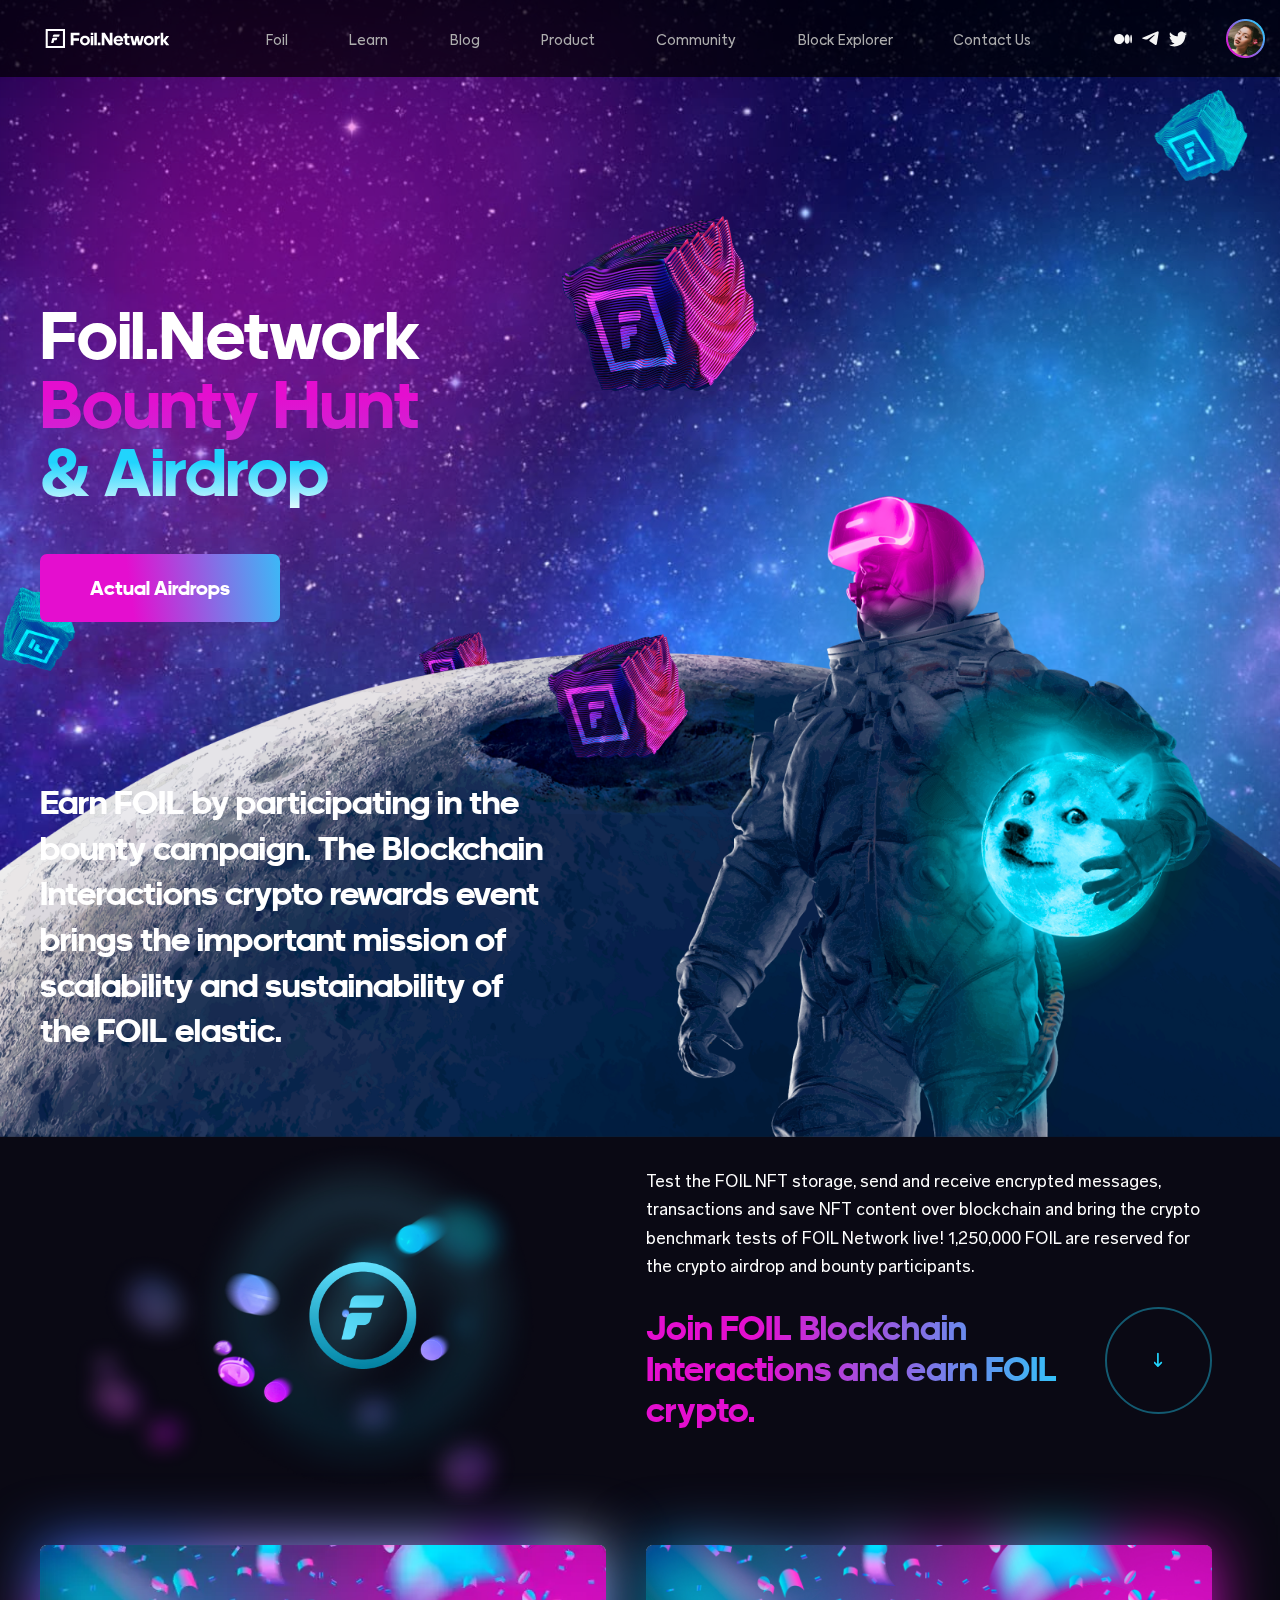
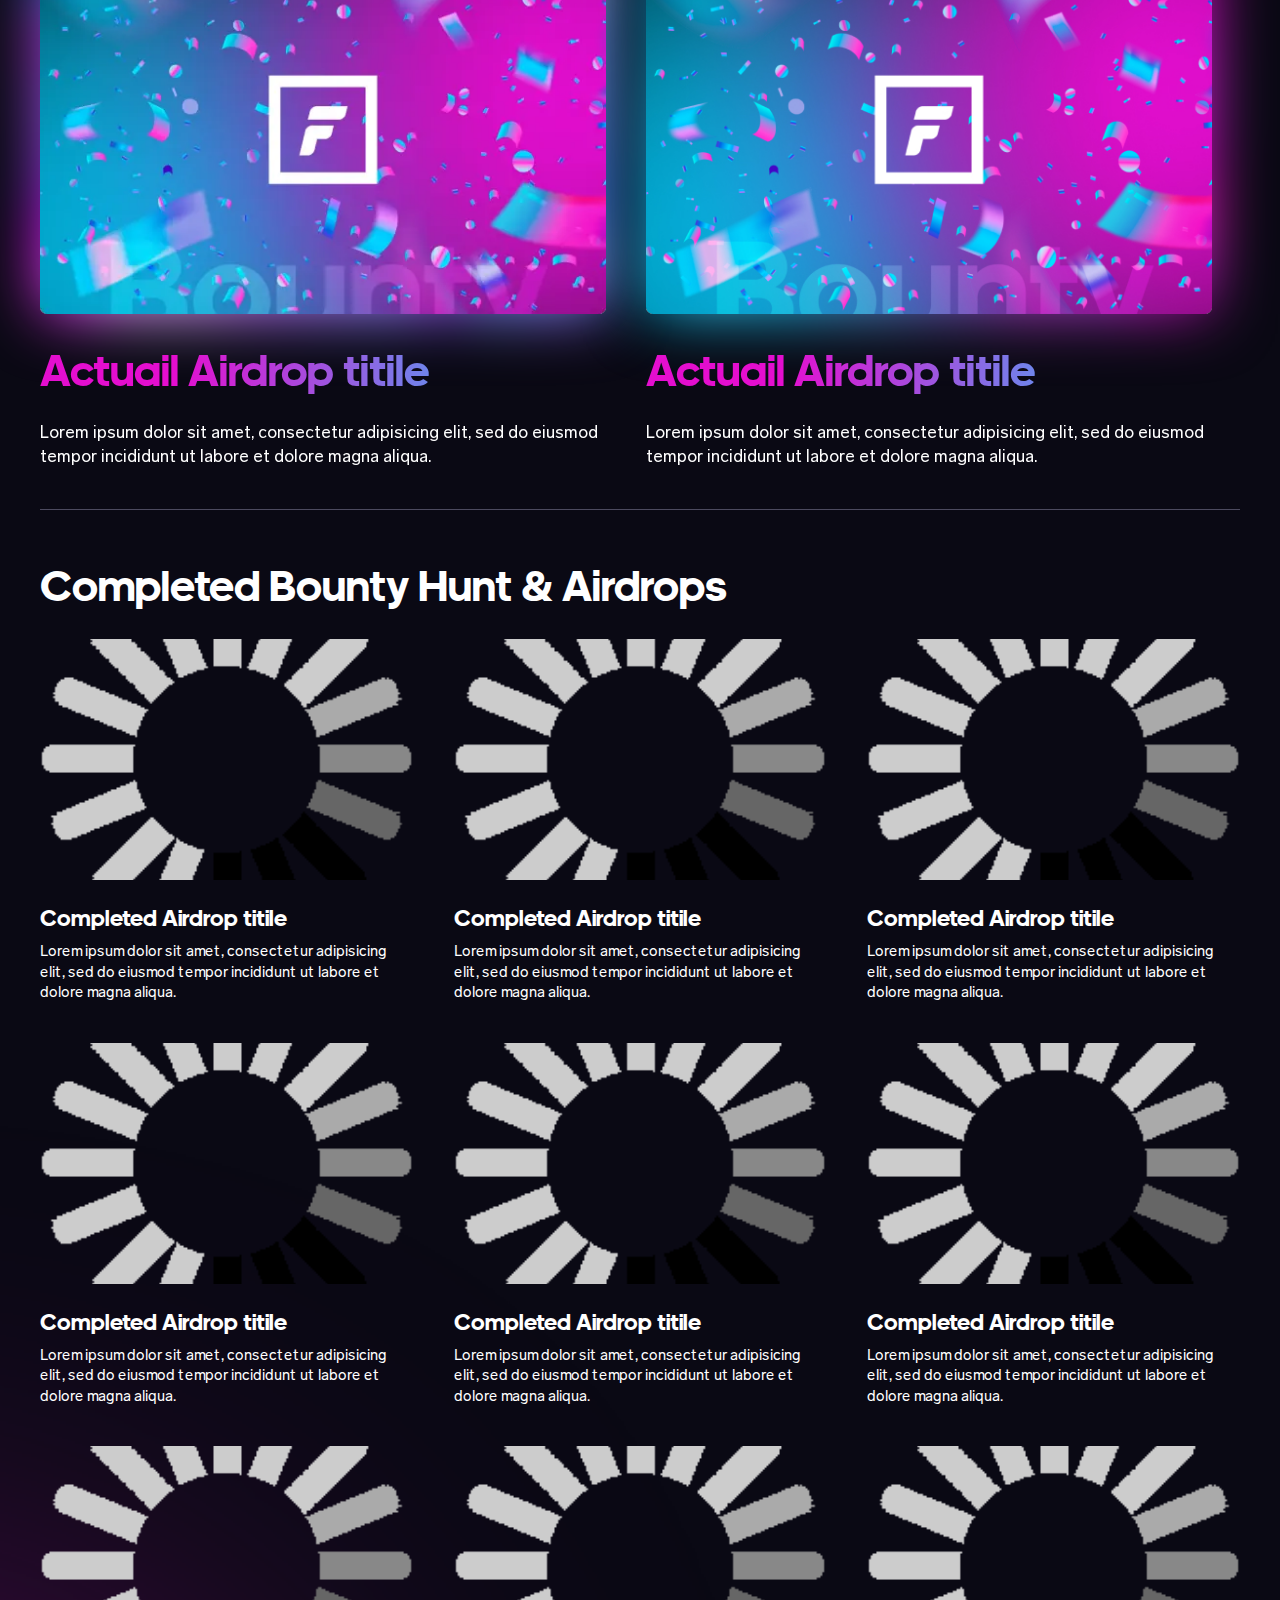
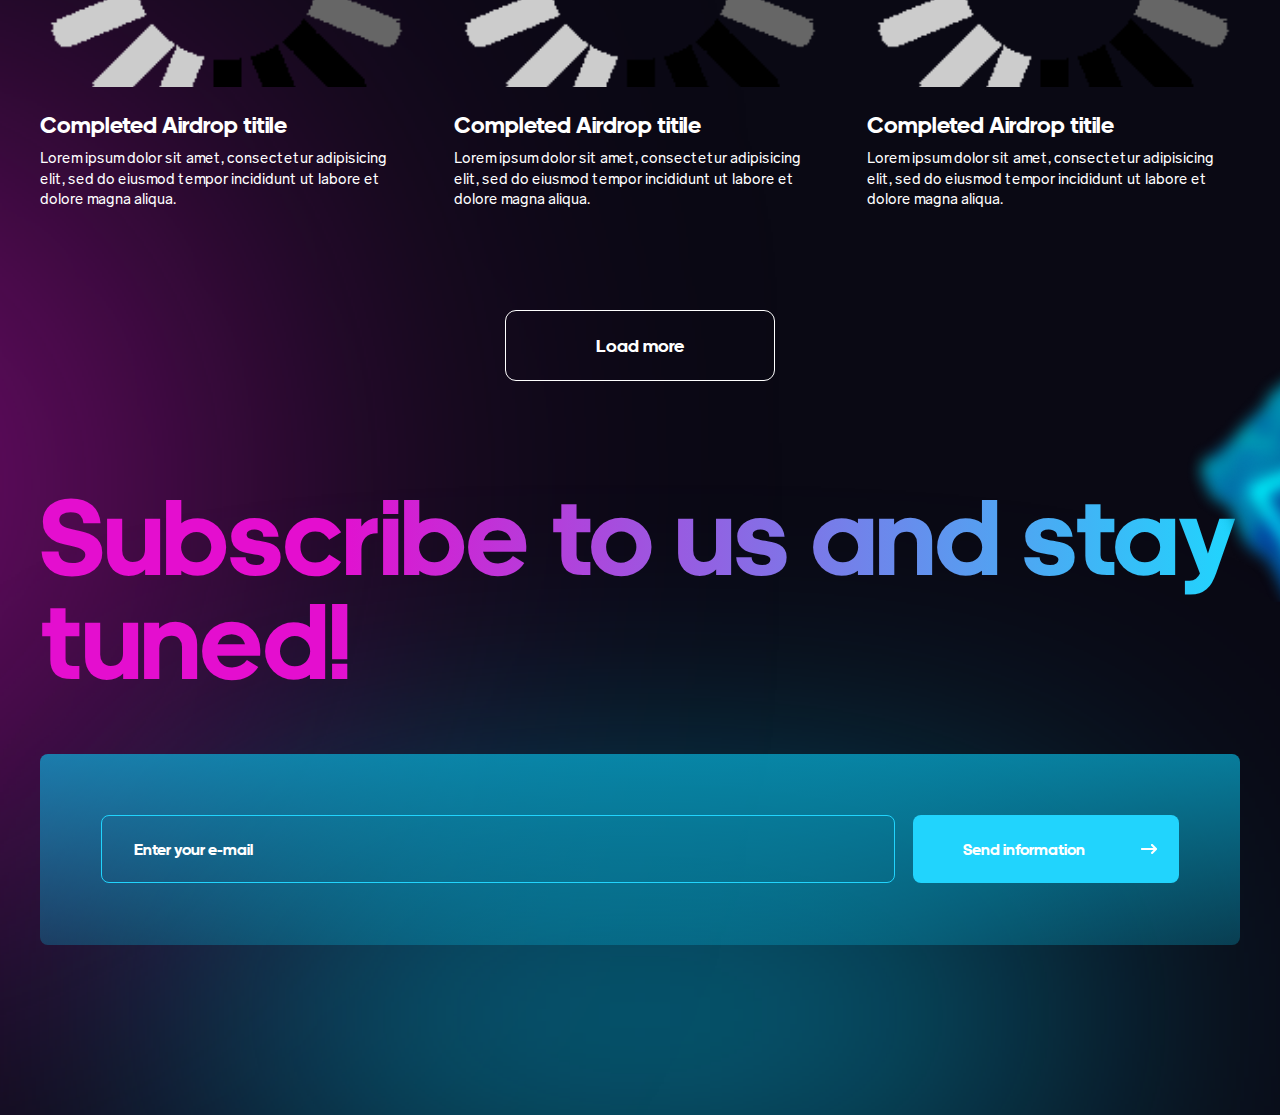
<file: index.html>
<!DOCTYPE html>
<html lang="en">

<head>
    <meta charset="UTF-8">
    <meta http-equiv="X-UA-Compatible" content="IE=edge">
    <meta name="viewport" content="width=device-width, initial-scale=1.0">
    <link rel="stylesheet" href="css/main.min.css">
    <title>Document</title>
</head>

<body>
    <header class="header">
    <div class="container">
        <div class="header__inner">
            <a class="logo header__logo" href="index.html">
                <svg class="logo-img" width="184" height="29" viewBox="0 0 184 29" fill="none"
                    xmlns="http://www.w3.org/2000/svg">
                    <path fill-rule="evenodd" clip-rule="evenodd"
                        d="M25.6725 3.05262H3.08771V25.3808H25.6725V3.05262ZM3.08771 0H0V3.05262V25.3808V28.4334H3.08771H25.6725H28.7602V25.3808V3.05262V0H25.6725H3.08771ZM20.9013 8.05166L20.3878 10.106C20.1744 10.9661 19.3887 11.5678 18.4886 11.5678H10.3502L10.8637 9.51038C11.0772 8.65338 11.8597 8.05166 12.7599 8.05166H20.9013ZM9.64595 14.5727C9.85874 13.7043 10.639 13.0915 11.5364 13.0915H17.2263L16.7143 15.1732C16.5015 16.0447 15.7182 16.6575 14.8208 16.6575H12.8101L12.1378 19.4568C11.9219 20.3283 11.1386 20.9442 10.2381 20.9442H8.09782L9.64595 14.5727Z"
                        fill="white" />
                    <path
                        d="M41.429 17.5766V24.1852H37.2573V5.55595H50.2838V9.41778H41.429V13.8779H49.584V17.5766H41.429Z"
                        fill="white" />
                    <path
                        d="M58.443 9.9617C59.5016 9.9617 60.4795 10.1521 61.3766 10.5328C62.2917 10.9136 63.0812 11.4303 63.7451 12.083C64.409 12.7357 64.9293 13.5062 65.3061 14.3946C65.6829 15.283 65.8713 16.2349 65.8713 17.2502C65.8713 18.2655 65.6829 19.2174 65.3061 20.1058C64.9293 20.9761 64.409 21.7376 63.7451 22.3903C63.0812 23.043 62.2917 23.5597 61.3766 23.9404C60.4795 24.3212 59.5016 24.5115 58.443 24.5115C57.3844 24.5115 56.3975 24.3302 55.4824 23.9676C54.5853 23.5869 53.8048 23.0702 53.1409 22.4175C52.477 21.7648 51.9567 20.9942 51.5799 20.1058C51.221 19.2174 51.0416 18.2655 51.0416 17.2502C51.0416 16.2349 51.23 15.283 51.6068 14.3946C51.9836 13.5062 52.495 12.7357 53.1409 12.083C53.8048 11.4303 54.5853 10.9136 55.4824 10.5328C56.3975 10.1521 57.3844 9.9617 58.443 9.9617ZM58.443 13.3884C57.9227 13.3884 57.4292 13.4881 56.9627 13.6876C56.5141 13.8689 56.1194 14.1318 55.7785 14.4762C55.4555 14.8207 55.1953 15.2287 54.998 15.7001C54.8186 16.1714 54.7288 16.6882 54.7288 17.2502C54.7288 17.8123 54.8186 18.329 54.998 18.8004C55.1774 19.2718 55.4286 19.6797 55.7516 20.0242C56.0745 20.3687 56.4603 20.6407 56.9089 20.8401C57.3575 21.0395 57.8419 21.1392 58.3623 21.1392C58.8826 21.1392 59.376 21.0395 59.8425 20.8401C60.309 20.6407 60.7128 20.3687 61.0537 20.0242C61.3946 19.6797 61.6637 19.2718 61.8611 18.8004C62.0585 18.329 62.1572 17.8123 62.1572 17.2502C62.1572 16.6882 62.0585 16.1714 61.8611 15.7001C61.6817 15.2287 61.4215 14.8207 61.0806 14.4762C60.7576 14.1318 60.3629 13.8689 59.8964 13.6876C59.4478 13.4881 58.9633 13.3884 58.443 13.3884Z"
                        fill="white" />
                    <path
                        d="M67.0801 9.03704V5.55595H70.8212V9.03704H67.0801ZM67.0801 24.1852V10.2337H70.8212V24.1852H67.0801Z"
                        fill="white" />
                    <path d="M72.3368 24.1852V5.55595H76.1048V24.1852H72.3368Z" fill="white" />
                    <path d="M77.6198 24.1852V20.2418H81.4954V24.1852H77.6198Z" fill="white" />
                    <path
                        d="M87.4212 12.3821V24.1852H83.4109V5.55595H87.9594L95.3878 17.3862V5.55595H99.398V24.1852H94.8495L87.4212 12.3821Z"
                        fill="white" />
                    <path
                        d="M114.84 21.1936C114.158 22.2271 113.279 23.043 112.202 23.6413C111.143 24.2215 109.842 24.5115 108.299 24.5115C107.187 24.5115 106.182 24.3302 105.285 23.9676C104.406 23.5869 103.643 23.0792 102.997 22.4447C102.369 21.792 101.885 21.0214 101.544 20.133C101.203 19.2446 101.033 18.2837 101.033 17.2502C101.033 16.253 101.203 15.3102 101.544 14.4218C101.903 13.5334 102.405 12.7629 103.051 12.1102C103.697 11.4394 104.469 10.9136 105.366 10.5328C106.263 10.1521 107.25 9.9617 108.326 9.9617C109.421 9.9617 110.399 10.143 111.26 10.5056C112.121 10.8682 112.848 11.3668 113.44 12.0014C114.05 12.636 114.517 13.3884 114.84 14.2587C115.163 15.1108 115.324 16.0445 115.324 17.0599C115.324 17.3318 115.315 17.6128 115.297 17.9029C115.279 18.193 115.27 18.3562 115.27 18.3925H104.72C104.917 19.2809 105.33 19.988 105.958 20.5137C106.604 21.0395 107.411 21.3024 108.38 21.3024C109.223 21.3024 109.941 21.1392 110.533 20.8129C111.143 20.4684 111.646 20.0151 112.04 19.4531L114.84 21.1936ZM108.299 13.062C107.42 13.062 106.685 13.2887 106.092 13.7419C105.518 14.1771 105.106 14.7935 104.854 15.5913H111.556C111.359 14.7391 110.955 14.1046 110.345 13.6876C109.735 13.2705 109.053 13.062 108.299 13.062Z"
                        fill="white" />
                    <path
                        d="M124.797 10.2337V13.606H121.406V19.2083C121.406 19.8429 121.549 20.2962 121.836 20.5681C122.141 20.822 122.608 20.9489 123.236 20.9489H124.797V24.1852H122.967C121.119 24.1852 119.773 23.7863 118.93 22.9886C118.086 22.1727 117.665 20.9761 117.665 19.3987V13.606H115.673V10.2337H117.665V6.64379H121.406V10.2337H124.797Z"
                        fill="white" />
                    <path
                        d="M135.854 16.2168L133.97 24.1852H129.233L125.707 10.2337H129.475L131.736 19.8338L134.077 10.2337H137.845L140.16 19.8882L142.448 10.2337H146.081L142.528 24.1852H137.738L135.854 16.2168Z"
                        fill="white" />
                    <path
                        d="M153.457 9.9617C154.516 9.9617 155.494 10.1521 156.391 10.5328C157.306 10.9136 158.096 11.4303 158.76 12.083C159.423 12.7357 159.944 13.5062 160.321 14.3946C160.697 15.283 160.886 16.2349 160.886 17.2502C160.886 18.2655 160.697 19.2174 160.321 20.1058C159.944 20.9761 159.423 21.7376 158.76 22.3903C158.096 23.043 157.306 23.5597 156.391 23.9404C155.494 24.3212 154.516 24.5115 153.457 24.5115C152.399 24.5115 151.412 24.3302 150.497 23.9676C149.6 23.5869 148.819 23.0702 148.155 22.4175C147.491 21.7648 146.971 20.9942 146.594 20.1058C146.235 19.2174 146.056 18.2655 146.056 17.2502C146.056 16.2349 146.244 15.283 146.621 14.3946C146.998 13.5062 147.509 12.7357 148.155 12.083C148.819 11.4303 149.6 10.9136 150.497 10.5328C151.412 10.1521 152.399 9.9617 153.457 9.9617ZM153.457 13.3884C152.937 13.3884 152.444 13.4881 151.977 13.6876C151.529 13.8689 151.134 14.1318 150.793 14.4762C150.47 14.8207 150.21 15.2287 150.012 15.7001C149.833 16.1714 149.743 16.6882 149.743 17.2502C149.743 17.8123 149.833 18.329 150.012 18.8004C150.192 19.2718 150.443 19.6797 150.766 20.0242C151.089 20.3687 151.475 20.6407 151.923 20.8401C152.372 21.0395 152.856 21.1392 153.377 21.1392C153.897 21.1392 154.39 21.0395 154.857 20.8401C155.323 20.6407 155.727 20.3687 156.068 20.0242C156.409 19.6797 156.678 19.2718 156.876 18.8004C157.073 18.329 157.172 17.8123 157.172 17.2502C157.172 16.6882 157.073 16.1714 156.876 15.7001C156.696 15.2287 156.436 14.8207 156.095 14.4762C155.772 14.1318 155.377 13.8689 154.911 13.6876C154.462 13.4881 153.978 13.3884 153.457 13.3884Z"
                        fill="white" />
                    <path
                        d="M162.095 24.1852V10.2337H165.836V12.1374C166.302 11.5028 166.867 10.9952 167.531 10.6144C168.213 10.2337 168.985 10.0433 169.846 10.0433V13.8507C168.464 13.8507 167.45 14.2133 166.805 14.9386C166.177 15.6457 165.863 16.6066 165.863 17.8213V24.1852H162.095Z"
                        fill="white" />
                    <path
                        d="M179.532 10.2337H183.784L178.482 17.1686L184 24.1852H179.344L174.957 18.4468V24.1852H171.189V5.55595H174.957V16.4887L179.532 10.2337Z"
                        fill="white" />
                </svg>
            </a>
            <nav class="nav header__nav">
                <ul class="header__list">
                    <li class="header__list-item">
                        <a class="header__list-link" href="dashboard.html">
                            Foil
                        </a>
                    </li>
                    <li class="header__list-item">
                        <a class="header__list-link" href="#">
                            Learn
                        </a>
                    </li>
                    <li class="header__list-item">
                        <a class="header__list-link" href="#">
                            Blog
                        </a>
                    </li>
                    <li class="header__list-item">
                        <a class="header__list-link" href="#">
                            Product
                        </a>
                    </li>
                    <li class="header__list-item">
                        <a class="header__list-link" href="#">
                            Community
                        </a>
                    </li>
                    <li class="header__list-item">
                        <a class="header__list-link" href="#">
                            Block Explorer
                        </a>
                    </li>
                    <li class="header__list-item">
                        <a class="header__list-link" href="contacts.html">
                            Contact Us
                        </a>
                    </li>
                </ul>
            </nav>
            <div class="user__menu">
                <div class="user__menu-links" data-da=".header__nav, 370, 2">
                    <a class="user__menu-link" href="#">
                        <svg width="18" height="12" viewBox="0 0 18 12" fill="none" xmlns="http://www.w3.org/2000/svg">
                            <path
                                d="M18.0001 6.00007C18.0001 8.37007 17.5951 10.2901 17.1001 10.2901C16.6051 10.2901 16.1851 8.37007 16.1851 6.00007C16.1851 3.63007 16.5901 1.71007 17.1001 1.71007C17.6101 1.71007 18.0001 3.63007 18.0001 6.00007Z"
                                fill="#F5F5F5" />
                            <path
                                d="M15.705 6.00015C15.705 8.65515 14.535 10.8001 13.08 10.8001C11.625 10.8001 10.5 8.65515 10.5 6.00015C10.5 3.34515 11.67 1.20015 13.11 1.20015C14.55 1.20015 15.705 3.34515 15.705 6.00015Z"
                                fill="#F5F5F5" />
                            <path
                                d="M10.2 6.00006C10.2 7.00874 9.90089 7.99477 9.3405 8.83346C8.7801 9.67215 7.98359 10.3258 7.05169 10.7118C6.11978 11.0978 5.09434 11.1988 4.10504 11.0021C3.11574 10.8053 2.20701 10.3195 1.49376 9.6063C0.78051 8.89305 0.294782 7.98432 0.0979974 6.99502C-0.0987873 6.00571 0.00220974 4.98027 0.388217 4.04837C0.774224 3.11647 1.4279 2.31996 2.26659 1.75956C3.10528 1.19916 4.09132 0.900055 5.1 0.900055C6.45261 0.900055 7.74981 1.43738 8.70625 2.39381C9.66268 3.35025 10.2 4.64745 10.2 6.00006Z"
                                fill="#F5F5F5" />
                        </svg>
                    </a>
                    <a class="user__menu-link" href="#">
                        <svg width="17" height="15" viewBox="0 0 17 15" fill="none" xmlns="http://www.w3.org/2000/svg">
                            <path
                                d="M16.7098 1.57012L14.8198 13.0001C14.7864 13.2006 14.7034 13.3895 14.5781 13.5495C14.4529 13.7096 14.2896 13.8356 14.103 13.9162C13.9165 13.9968 13.7127 14.0293 13.5104 14.0108C13.308 13.9922 13.1136 13.9233 12.9448 13.8101L7.70975 10.2851C7.60297 10.2132 7.5138 10.1181 7.4489 10.0069C7.384 9.89573 7.34505 9.77132 7.33496 9.64297C7.32486 9.51462 7.34388 9.38565 7.3906 9.26569C7.43731 9.14572 7.51052 9.03785 7.60475 8.95012L12.5548 4.27012C12.6017 4.21404 12.6276 4.14337 12.6282 4.07025C12.6287 3.99712 12.6038 3.92608 12.5577 3.86932C12.5115 3.81256 12.4471 3.77362 12.3754 3.75917C12.3037 3.74472 12.2293 3.75566 12.1648 3.79012L5.57975 8.20012C5.26245 8.40897 4.9025 8.54429 4.5262 8.5962C4.14989 8.6481 3.76675 8.61528 3.40475 8.50012L0.599754 7.67512C0.499994 7.6323 0.414984 7.56116 0.355247 7.47051C0.295511 7.37986 0.263672 7.27368 0.263672 7.16512C0.263672 7.05656 0.295511 6.95038 0.355247 6.85973C0.414984 6.76908 0.499994 6.69795 0.599754 6.65512L9.25475 2.87512L14.6398 0.670123L15.3448 0.400123C15.5162 0.347798 15.6982 0.339614 15.8737 0.376329C16.0491 0.413044 16.2125 0.49347 16.3487 0.610152C16.4848 0.726833 16.5893 0.875993 16.6524 1.04381C16.7155 1.21162 16.7352 1.39265 16.7098 1.57012Z"
                                fill="#F5F5F5" />
                        </svg>
                    </a>
                    <a class="user__menu-link" href="#">
                        <svg width="18" height="16" viewBox="0 0 18 16" fill="none" xmlns="http://www.w3.org/2000/svg">
                            <path
                                d="M18 2.46498C17.6335 3.21114 17.0329 3.81694 16.29 4.18998V4.77498C16.2925 6.67718 15.7862 8.54543 14.8236 10.1861C13.861 11.8267 12.4771 13.1801 10.8153 14.1058C9.15357 15.0315 7.27448 15.496 5.37281 15.451C3.47114 15.406 1.61611 14.8533 0 13.85C0.25951 13.8726 0.52049 13.8726 0.78 13.85C2.50974 13.8459 4.18662 13.2534 5.535 12.17C4.75625 12.1319 4.00471 11.8715 3.36936 11.4196C2.73401 10.9677 2.24145 10.3431 1.95 9.61998C2.19716 9.66799 2.44823 9.69309 2.7 9.69498C2.97703 9.68806 3.25299 9.65795 3.525 9.60498C2.82178 9.36053 2.18858 8.94869 1.68 8.40498C1.02164 7.71339 0.633119 6.80862 0.585 5.85498C1.04649 6.11189 1.5583 6.26543 2.085 6.30498C2.17942 6.31987 2.27558 6.31987 2.37 6.30498L2.16 6.13998C1.54227 5.63608 1.08378 4.96398 0.84 4.20498C0.720736 3.84706 0.659957 3.47225 0.66 3.09498C0.665648 2.44793 0.836002 1.81297 1.155 1.24998C1.25525 1.40609 1.37082 1.55181 1.5 1.68498C1.725 1.93998 1.965 2.19498 2.22 2.43498C2.94973 3.13586 3.78488 3.71794 4.695 4.15998C5.05235 4.34778 5.42341 4.50824 5.805 4.63998C6.10512 4.74576 6.41053 4.83588 6.72 4.90998C7.33963 5.06169 7.97267 5.15213 8.61 5.17998H8.88C8.71142 4.546 8.71142 3.87897 8.88 3.24498C8.93862 3.00867 9.02948 2.78154 9.15 2.56998C9.27001 2.36977 9.40542 2.17919 9.555 1.99998L9.66 1.86498C10.0011 1.4654 10.4195 1.13886 10.89 0.904982C11.1206 0.795503 11.3619 0.710052 11.61 0.649982L12 0.589982C12.1847 0.574539 12.3703 0.574539 12.555 0.589982C13.0741 0.590451 13.5874 0.698682 14.0625 0.907825C14.5376 1.11697 14.9641 1.42247 15.315 1.80498C15.5022 1.79083 15.6879 1.76072 15.87 1.71498C16.323 1.6252 16.7585 1.46313 17.16 1.23498C17.321 1.1526 17.472 1.05193 17.61 0.934982C17.388 1.72441 16.9073 2.4164 16.245 2.89998C16.8518 2.8643 17.4468 2.71683 18 2.46498Z"
                                fill="#F5F5F5" />
                        </svg>
                    </a>
                </div>
                <div class="user__menu-img">
                    <img src="../../img//icons/user-icon.png" alt="#">
                    <ul class="user__list" data-da=".header__nav, 880, 3">
                        <li class="user__list-item">
                            <svg width="18" height="18" viewBox="0 0 18 18" fill="#fff"
                                xmlns="http://www.w3.org/2000/svg">
                                <path
                                    d="M17.0123 10.9545L15.6022 11.1337C15.486 11.4915 15.3427 11.8365 15.1755 12.1642L16.0462 13.2855C16.3988 13.7393 16.3575 14.3797 15.9548 14.7697L14.7735 15.951C14.3798 16.3575 13.7392 16.398 13.2847 16.0462L12.165 15.1755C11.8372 15.3428 11.4923 15.486 11.1337 15.6023L10.9545 17.01C10.887 17.5747 10.4078 18 9.84 18H8.16C7.59225 18 7.113 17.5747 7.0455 17.0122L6.86625 15.6023C6.50775 15.486 6.16275 15.3435 5.835 15.1755L4.7145 16.0462C4.2615 16.398 3.621 16.3575 3.23025 15.9548L2.049 14.7743C1.6425 14.3797 1.60125 13.7392 1.95375 13.2847L2.8245 12.1642C2.6565 11.8365 2.514 11.4915 2.39775 11.1337L0.99 10.9545C0.42525 10.887 0 10.4078 0 9.84V8.16C0 7.59225 0.42525 7.113 0.98775 7.0455L2.39775 6.86625C2.514 6.5085 2.65725 6.1635 2.8245 5.83575L1.95375 4.7145C1.60125 4.26075 1.6425 3.62025 2.04525 3.23025L3.2265 2.049C3.621 1.64325 4.26075 1.60275 4.71525 1.9545L5.83575 2.82525C6.1635 2.65725 6.5085 2.514 6.86625 2.3985L7.0455 0.991501C7.113 0.425251 7.59225 0 8.16 0H9.84C10.4078 0 10.887 0.425249 10.9545 0.987749L11.1337 2.39775C11.4915 2.514 11.8365 2.65725 12.1642 2.8245L13.2855 1.95375C13.7393 1.60125 14.3798 1.6425 14.7698 2.04525L15.951 3.2265C16.3575 3.621 16.3988 4.26075 16.0462 4.71525L15.1755 5.83575C15.3435 6.1635 15.4867 6.5085 15.6022 6.86625L17.0093 7.0455C17.574 7.113 17.9993 7.59225 17.9993 8.16V9.84C18 10.4078 17.5748 10.887 17.0123 10.9545ZM9 5.25C6.93225 5.25 5.25 6.93225 5.25 9C5.25 11.0677 6.93225 12.75 9 12.75C11.0677 12.75 12.75 11.0677 12.75 9C12.75 6.93225 11.0677 5.25 9 5.25Z"
                                    fill="#fff" />
                                <!-- <defs>
                                <linearGradient id="paint0_linear_50_817" x1="18" y1="12.5" x2="3" y2="5.5" gradientUnits="userSpaceOnUse">
                                <stop stop-color="#21D4FD"/>
                                <stop offset="1" stop-color="#E40ECF"/>
                                </linearGradient>
                                </defs> -->
                            </svg>
                            <button class="user__item-text settings-btn" data-popup="#settings">
                                Settings
                            </button>
                        </li>
                        <li class="user__list-item">
                            <svg width="18" height="18" viewBox="0 0 18 18" fill="none"
                                xmlns="http://www.w3.org/2000/svg">
                                <path
                                    d="M11.25 9.75C10.8352 9.75 10.5 10.086 10.5 10.5V13.5C10.5 13.9132 10.164 14.25 9.75 14.25H7.5V3C7.5 2.3595 7.092 1.78725 6.4785 1.57425L6.2565 1.5H9.75C10.164 1.5 10.5 1.83675 10.5 2.25V4.5C10.5 4.914 10.8352 5.25 11.25 5.25C11.6648 5.25 12 4.914 12 4.5V2.25C12 1.0095 10.9905 0 9.75 0H1.6875C1.659 0 1.635 0.01275 1.60725 0.0165C1.57125 0.0135 1.53675 0 1.5 0C0.67275 0 0 0.67275 0 1.5V15C0 15.6405 0.408 16.2127 1.0215 16.4257L5.535 17.9303C5.688 17.9775 5.84025 18 6 18C6.82725 18 7.5 17.3272 7.5 16.5V15.75H9.75C10.9905 15.75 12 14.7405 12 13.5V10.5C12 10.086 11.6648 9.75 11.25 9.75Z"
                                    fill="white" />
                                <path
                                    d="M17.7802 6.96979L14.7802 3.96979C14.5657 3.75529 14.2432 3.69079 13.9627 3.80704C13.683 3.92329 13.5 4.19704 13.5 4.50004V6.75004H10.5C10.086 6.75004 9.74997 7.08604 9.74997 7.50004C9.74997 7.91404 10.086 8.25004 10.5 8.25004H13.5V10.5C13.5 10.803 13.683 11.0768 13.9627 11.193C14.2432 11.3093 14.5657 11.2448 14.7802 11.0303L17.7802 8.03029C18.0735 7.73704 18.0735 7.26304 17.7802 6.96979Z"
                                    fill="white" />
                            </svg>
                            <span class="user__item-text">
                                Relogin
                            </span>
                        </li>
                    </ul>
                </div>
                <div class="menu">
                    <span></span>
                </div>
            </div>
        </div>
    </div>
</header>
    <div class="wrapper">
        <main class="main">
            <div class="fullscreen">
                <section class="firstscreen">
                    <div class="firstscreen__wrap">
                        <div class="firstscreen__cube"></div>
                        <div class="minicontainer">
                            <div class="firstscreen__inner">
                                <div class="firstscreen__inner-item">
                                    <h1 class="firstscreen__title">
                                        Foil.Network <br>
                                        <span class="firstscreen__title--pink">
                                            Bounty Hunt
                                        </span> <br>
                                        <span class="firstscreen__title--blue">
                                            & Airdrop
                                        </span>
                                    </h1>
                                    <button class="firstscreen__btn btn" type="submit">
                                        Actual Airdrops
                                    </button>
                                </div>
                                <div class="firstscreen__inner-item">
                                    <p class="firstscreen__item-text">
                                        Earn FOIL by participating in the bounty campaign. The Blockchain Interactions
                                        crypto rewards event brings the important mission
                                        of scalability and sustainability
                                        of the FOIL elastic.
                                    </p>
                                </div>
                            </div>
                        </div>
                    </div>
                    <div class="parallax__images">
                        <div class="parallax__images-item">
                            <div class="parallax__images-cube1" data-prlx-mouse data-prlx-cx="25" data-prlx-cy="25"
                                data-prlx-a="30"></div>
                        </div>
                        <div class="parallax__images-item">
                            <div class="parallax__images-cube2" data-prlx-mouse data-prlx-cx="40" data-prlx-cy="30">
                            </div>
                        </div>
                        <div class="parallax__images-item">
                            <div class="parallax__images-cube3" data-prlx-mouse data-prlx-cx="15" data-prlx-cy="15"
                                data-prlx-a="20"></div>
                        </div>
                        <div class="parallax__images-item">
                            <div class="parallax__images-cube4" data-prlx-mouse data-prlx-cx="25" data-prlx-cy="25">
                            </div>
                        </div>
                        <div class="parallax__images-item">
                            <div class="parallax__images-cube5" data-prlx-mouse data-prlx-cx="15" data-prlx-cy="10"
                                data-prlx-a="30"></div>
                        </div>
                        <div class="parallax__images-item">
                            <div class="parallax__images-cube6" data-prlx-mouse data-prlx-cx="25" data-prlx-cy="25">
                            </div>
                        </div>
                        <div class="parallax__images-item">
                            <div class="parallax__images-cube7" data-prlx-mouse data-prlx-cx="25" data-prlx-cy="25">
                            </div>
                        </div>
                        <div class="parallax__images-item">
                            <div class="parallax__images-cube8" data-prlx-mouse data-prlx-cx="25" data-prlx-cy="25">
                            </div>
                        </div>
                    </div>
                </section>
            </div>
            <div class="info">
                <div class="minicontainer">
                    <div class="info__inner">
                        <div class="info__inner-item">
                            <div class="info__inner-img info-icon">
                                <img src="img/info/icon.png" alt="">
                            </div>
                        </div>
                        <div class="info__inner-item">
                            <p class="info__item-description">
                                Test the FOIL NFT storage, send and receive encrypted messages, transactions and save
                                NFT
                                content over blockchain and bring the crypto benchmark tests of FOIL Network live!
                                1,250,000
                                FOIL are reserved for the crypto airdrop and bounty participants.
                            </p>
                            <div class="info__item-box">
                                <h3 class="info__title">
                                    Join FOIL Blockchain Interactions and earn FOIL crypto.
                                </h3>
                                <a class="down" href="#" data-goto=".subscribe__wrap"></a>
                            </div>
                        </div>
                        <div class="info__inner-item">
                            <div class="info__inner-img info__img--blur">
                                <picture>
                                    <source srcset="img/info/item-img2.webp" type="image/webp">
                                    <img src="img/info/item-img2.jpg" alt="">
                                </picture>
                            </div>
                            <h4 class="info__item-title">
                                Actuail Airdrop titile
                            </h4>
                            <p class="info__item-text">
                                Lorem ipsum dolor sit amet, consectetur adipisicing elit, sed do eiusmod tempor
                                incididunt
                                ut labore et dolore magna aliqua.
                            </p>
                        </div>
                        <div class="info__inner-item">
                            <div class="info__inner-img info__img--blur2">
                                <img src="img/info/item-img2.jpg" alt="">
                            </div>
                            <h4 class="info__item-title">
                                Actuail Airdrop titile
                            </h4>
                            <p class="info__item-text">
                                Lorem ipsum dolor sit amet, consectetur adipisicing elit, sed do eiusmod tempor
                                incididunt
                                ut labore et dolore magna aliqua.
                            </p>
                        </div>
                    </div>
                </div>
            </div>
            <section class="airdrop">
                <div class="minicontainer">
                    <h4 class="airdrop__title">
                        Completed Bounty Hunt & Airdrops
                    </h4>
                    <div class="airdrop__wrap">
                        <div class="airdrop__item">
                            <div class="airdrop__item-img">
                                <img src="img/icons/load.gif" data-src="img/airdrop/item1.jpg" class="lazy" alt="">
                            </div>
                            <h5 class="airdrop__item-title">
                                Completed Airdrop titile
                            </h5>
                            <p class="airdrop__item-text">
                                Lorem ipsum dolor sit amet, consectetur adipisicing elit, sed do eiusmod tempor
                                incididunt
                                ut labore et dolore magna aliqua.
                            </p>
                        </div>
                        <div class="airdrop__item">
                            <div class="airdrop__item-img">
                                <img src="img/icons/load.gif" data-src="img/airdrop/item2.jpg" class="lazy" alt="">
                            </div>
                            <h5 class="airdrop__item-title">
                                Completed Airdrop titile
                            </h5>
                            <p class="airdrop__item-text">
                                Lorem ipsum dolor sit amet, consectetur adipisicing elit, sed do eiusmod tempor
                                incididunt
                                ut labore et dolore magna aliqua.
                            </p>
                        </div>
                        <div class="airdrop__item">
                            <div class="airdrop__item-img">
                                <img src="img/icons/load.gif" data-src="img/airdrop/item3.jpg" class="lazy" alt="">
                            </div>
                            <h5 class="airdrop__item-title">
                                Completed Airdrop titile
                            </h5>
                            <p class="airdrop__item-text">
                                Lorem ipsum dolor sit amet, consectetur adipisicing elit, sed do eiusmod tempor
                                incididunt
                                ut labore et dolore magna aliqua.
                            </p>
                        </div>
                        <div class="airdrop__item">
                            <div class="airdrop__item-img">
                                <img src="img/icons/load.gif" data-src="img/airdrop/item4.jpg" class="lazy" alt="">
                            </div>
                            <h5 class="airdrop__item-title">
                                Completed Airdrop titile
                            </h5>
                            <p class="airdrop__item-text">
                                Lorem ipsum dolor sit amet, consectetur adipisicing elit, sed do eiusmod tempor
                                incididunt
                                ut labore et dolore magna aliqua.
                            </p>
                        </div>
                        <div class="airdrop__item">
                            <div class="airdrop__item-img">
                                <img src="img/icons/load.gif" data-src="img/airdrop/item5.jpg" class="lazy" alt="">
                            </div>
                            <h5 class="airdrop__item-title">
                                Completed Airdrop titile
                            </h5>
                            <p class="airdrop__item-text">
                                Lorem ipsum dolor sit amet, consectetur adipisicing elit, sed do eiusmod tempor
                                incididunt
                                ut labore et dolore magna aliqua.
                            </p>
                        </div>
                        <div class="airdrop__item">
                            <div class="airdrop__item-img">
                                <img src="img/icons/load.gif" data-src="img/airdrop/item6.jpg" class="lazy" alt="">
                            </div>
                            <h5 class="airdrop__item-title">
                                Completed Airdrop titile
                            </h5>
                            <p class="airdrop__item-text">
                                Lorem ipsum dolor sit amet, consectetur adipisicing elit, sed do eiusmod tempor
                                incididunt
                                ut labore et dolore magna aliqua.
                            </p>
                        </div>
                        <div class="airdrop__item">
                            <div class="airdrop__item-img">
                                <img src="img/icons/load.gif" data-src="img/airdrop/item7.jpg" class="lazy" alt="">
                            </div>
                            <h5 class="airdrop__item-title">
                                Completed Airdrop titile
                            </h5>
                            <p class="airdrop__item-text">
                                Lorem ipsum dolor sit amet, consectetur adipisicing elit, sed do eiusmod tempor
                                incididunt
                                ut labore et dolore magna aliqua.
                            </p>
                        </div>
                        <div class="airdrop__item">
                            <div class="airdrop__item-img">
                                <img src="img/icons/load.gif" data-src="img/airdrop/item8.jpg" class="lazy" alt="">
                            </div>
                            <h5 class="airdrop__item-title">
                                Completed Airdrop titile
                            </h5>
                            <p class="airdrop__item-text">
                                Lorem ipsum dolor sit amet, consectetur adipisicing elit, sed do eiusmod tempor
                                incididunt
                                ut labore et dolore magna aliqua.
                            </p>
                        </div>
                        <div class="airdrop__item">
                            <div class="airdrop__item-img">
                                <img src="img/icons/load.gif" data-src="img/airdrop/item9.jpg" class="lazy" alt="">
                            </div>
                            <h5 class="airdrop__item-title">
                                Completed Airdrop titile
                            </h5>
                            <p class="airdrop__item-text">
                                Lorem ipsum dolor sit amet, consectetur adipisicing elit, sed do eiusmod tempor
                                incididunt
                                ut labore et dolore magna aliqua.
                            </p>
                        </div>
                    </div>
                    <div class="more airdrop__more">
                        <button class="more-btn airdrop__more-btn" type="submit">
                            Load more
                        </button>
                    </div>
                </div>
            </section>
            <section class="subscribe">
                <div class="subscribe__wrap">
                    <div class="minicontainer">
                        <h2 class="subscribe__title">
                            Subscribe to us and stay tuned!
                        </h2>
                        <form class="subscribe__form" action="">
                            <div class="subscribe__form-inner">
                                <input class="subscribe__form-input" type="text" placeholder="Enter your e-mail">
                                <button class="subscribe__form-btn " type="submit">
                                    Send information
                                </button>
                            </div>
                        </form>
                    </div>
                </div>
            </section>
        </main>
    </div>
    <div  id="popup" aria-hidden="true" class="popup">
	<div class="popup__wrapper">
		<div class="popup__content">
			<h4 class="popup__title">
				Support
			</h4>
			<div class="popup__inner">
				<label class="popup__label" for="">
					<span class="popup__label-title">
						Your Name
					</span>
					<input class="popup__label-input" type="text" placeholder="Denis Great">
				</label>
				<label class="popup__label" for="">
					<span class="popup__label-title">
						E-mail
					</span>
					<input class="popup__label-input" type="email" placeholder="help@foil.network">
				</label>
				<label class="popup__label" for="">
					<span class="popup__label-title">
						Your message
					</span>
					<textarea class="popup__textarea" name="" id="" cols="30" rows="10"></textarea>
				</label>
			</div>
			<div class="popup__btns">
				<button class="popup__btns-item popup__btns-item--color">
					Send 
				</button>
				<button data-close class="popup__btns-item">
					Cancel
				</button>
			</div>
		</div>
	</div>
</div>
    <div id="settings" aria-hidden="true" class="popup">
	<div class="popup__wrapper">
		<div class="popup__content">
			<h4 class="settings__title">
				Settings profile
			</h4>
			<div class="settings__inner">
				<label class="settings__label" for="">
					<h5 class="settings__lable-title">Your Name</h5>
					<input class="settings__label-input" type="text" placehilder="Denis Great">
				</label>
				<label class="settings__label" for="">
					<h5 class="settings__lable-title">Your City</h5>
					<input class="settings__label-input" type="text" placeholder="Perm">
				</label>
				<label class="settings__label" for="">
					<h5 class="settings__lable-title">Phone number</h5>
					<input class="settings__label-input" type="number" placeholder="89956909001">
				</label>
				<label class="settings__label" for="">
					<h5 class="settings__lable-title">E-mail</h5>
					<input class="settings__label-input" type="email" placeholder="help@foil.network">
				</label>
				<label class="settings__label" for="">
					<h5 class="settings__lable-title">Wallet Foil</h5>
					<input class="settings__label-input" type="text" placeholder="Enter your wallet">
				</label>
				<div class="settings__box">
                    <div class="settings__item-wrap">
                        <div class="settings__box-item">
                            <h5 class="settings__item-title">
                                Google
                            </h5>
                            <a class="settings__item-link" href="#">
                                @nickname
                            </a>
                        </div>
                        <div class="settings__box-item">
                            <h5 class="settings__item-title">
                                Telegram
                            </h5>
                            <a class="settings__item-link" href="#">
                                @nickname
                            </a>
                        </div>
                    </div>
                    <div class="settings__item-wrap">
                        <div class="settings__box-item">
                            <h5 class="settings__item-title">
                                Facebook
                            </h5>
                            <a class="settings__item-link" href="#">
                                @nickname
                            </a>
                        </div>
                        <div class="settings__box-item">
                            <h5 class="settings__item-title">
                                Linkedln
                            </h5>
                            <button class="settings__item-link settings__box-btn" type="submit">
                                Joined
                            </button>
                        </div>
                    </div>
				</div>
			</div>
            <div class="settings__btns">
                <button class="settings__btns-item settings__btns-save" type="submit">
                    Save settings
                </button>
                <button class="settings__btns-item settings__btns-support" type="submit" data-popup="#popup">
                    Support
                </button>
                <button class="settings__btns-item settings__btns-cancel" type="submit" data-close>
                    Cancel
                </button>
            </div>
		</div>
	</div>
</div>

    <script type="module" src="JS/main.min.js"></script>
</body>

</html>
</file>
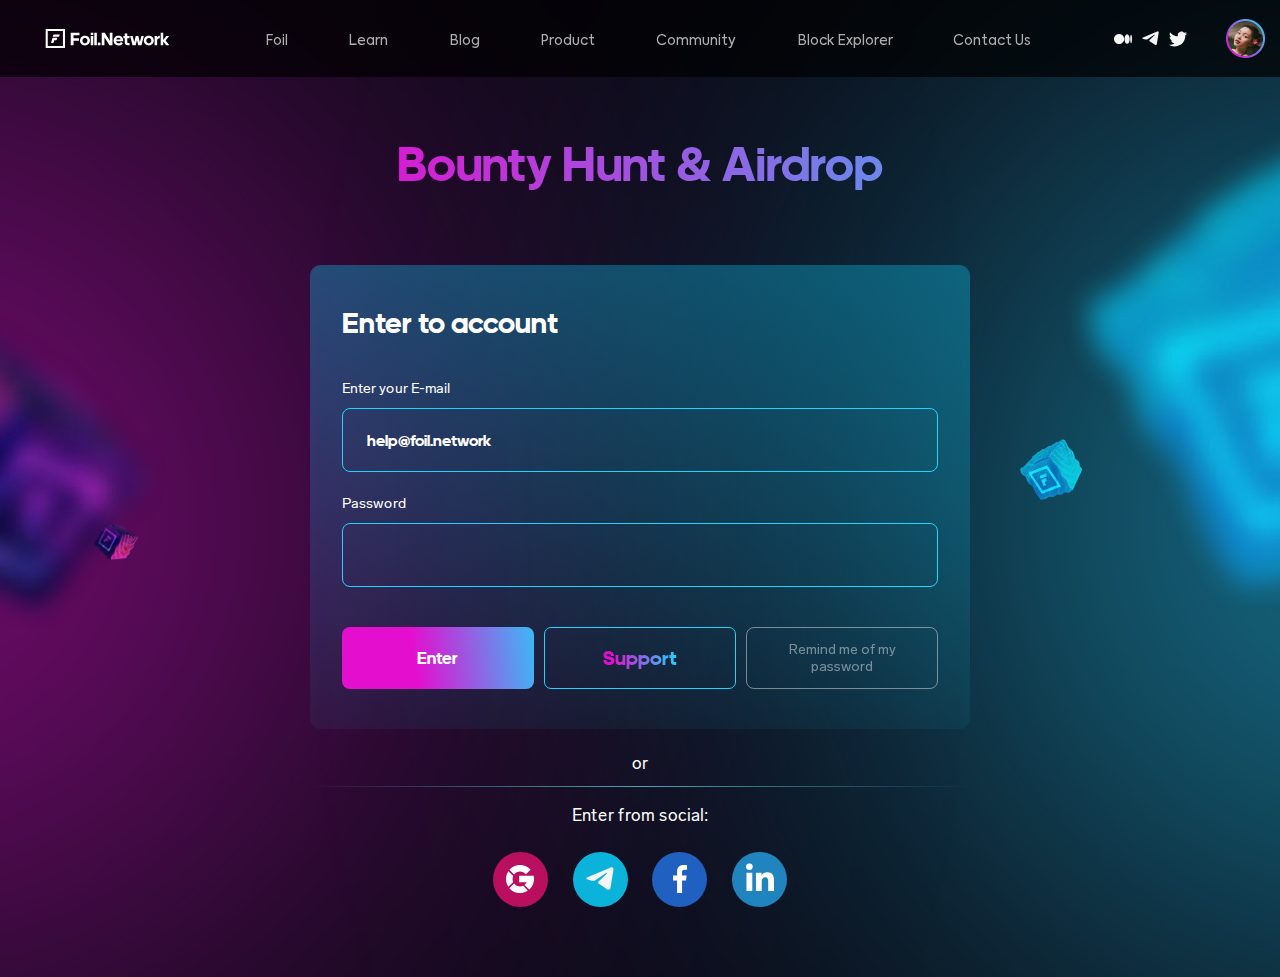
<file: contacts.html>
<!DOCTYPE html>
<html lang="en">

<head>
    <meta charset="UTF-8">
    <meta http-equiv="X-UA-Compatible" content="IE=edge">
    <meta name="viewport" content="width=device-width, initial-scale=1.0">
    <link rel="stylesheet" href="css/main.min.css">
    <title>Document</title>
</head>

<body>
    <div class="wrapper">
        <header class="header">
    <div class="container">
        <div class="header__inner">
            <a class="logo header__logo" href="index.html">
                <svg class="logo-img" width="184" height="29" viewBox="0 0 184 29" fill="none"
                    xmlns="http://www.w3.org/2000/svg">
                    <path fill-rule="evenodd" clip-rule="evenodd"
                        d="M25.6725 3.05262H3.08771V25.3808H25.6725V3.05262ZM3.08771 0H0V3.05262V25.3808V28.4334H3.08771H25.6725H28.7602V25.3808V3.05262V0H25.6725H3.08771ZM20.9013 8.05166L20.3878 10.106C20.1744 10.9661 19.3887 11.5678 18.4886 11.5678H10.3502L10.8637 9.51038C11.0772 8.65338 11.8597 8.05166 12.7599 8.05166H20.9013ZM9.64595 14.5727C9.85874 13.7043 10.639 13.0915 11.5364 13.0915H17.2263L16.7143 15.1732C16.5015 16.0447 15.7182 16.6575 14.8208 16.6575H12.8101L12.1378 19.4568C11.9219 20.3283 11.1386 20.9442 10.2381 20.9442H8.09782L9.64595 14.5727Z"
                        fill="white" />
                    <path
                        d="M41.429 17.5766V24.1852H37.2573V5.55595H50.2838V9.41778H41.429V13.8779H49.584V17.5766H41.429Z"
                        fill="white" />
                    <path
                        d="M58.443 9.9617C59.5016 9.9617 60.4795 10.1521 61.3766 10.5328C62.2917 10.9136 63.0812 11.4303 63.7451 12.083C64.409 12.7357 64.9293 13.5062 65.3061 14.3946C65.6829 15.283 65.8713 16.2349 65.8713 17.2502C65.8713 18.2655 65.6829 19.2174 65.3061 20.1058C64.9293 20.9761 64.409 21.7376 63.7451 22.3903C63.0812 23.043 62.2917 23.5597 61.3766 23.9404C60.4795 24.3212 59.5016 24.5115 58.443 24.5115C57.3844 24.5115 56.3975 24.3302 55.4824 23.9676C54.5853 23.5869 53.8048 23.0702 53.1409 22.4175C52.477 21.7648 51.9567 20.9942 51.5799 20.1058C51.221 19.2174 51.0416 18.2655 51.0416 17.2502C51.0416 16.2349 51.23 15.283 51.6068 14.3946C51.9836 13.5062 52.495 12.7357 53.1409 12.083C53.8048 11.4303 54.5853 10.9136 55.4824 10.5328C56.3975 10.1521 57.3844 9.9617 58.443 9.9617ZM58.443 13.3884C57.9227 13.3884 57.4292 13.4881 56.9627 13.6876C56.5141 13.8689 56.1194 14.1318 55.7785 14.4762C55.4555 14.8207 55.1953 15.2287 54.998 15.7001C54.8186 16.1714 54.7288 16.6882 54.7288 17.2502C54.7288 17.8123 54.8186 18.329 54.998 18.8004C55.1774 19.2718 55.4286 19.6797 55.7516 20.0242C56.0745 20.3687 56.4603 20.6407 56.9089 20.8401C57.3575 21.0395 57.8419 21.1392 58.3623 21.1392C58.8826 21.1392 59.376 21.0395 59.8425 20.8401C60.309 20.6407 60.7128 20.3687 61.0537 20.0242C61.3946 19.6797 61.6637 19.2718 61.8611 18.8004C62.0585 18.329 62.1572 17.8123 62.1572 17.2502C62.1572 16.6882 62.0585 16.1714 61.8611 15.7001C61.6817 15.2287 61.4215 14.8207 61.0806 14.4762C60.7576 14.1318 60.3629 13.8689 59.8964 13.6876C59.4478 13.4881 58.9633 13.3884 58.443 13.3884Z"
                        fill="white" />
                    <path
                        d="M67.0801 9.03704V5.55595H70.8212V9.03704H67.0801ZM67.0801 24.1852V10.2337H70.8212V24.1852H67.0801Z"
                        fill="white" />
                    <path d="M72.3368 24.1852V5.55595H76.1048V24.1852H72.3368Z" fill="white" />
                    <path d="M77.6198 24.1852V20.2418H81.4954V24.1852H77.6198Z" fill="white" />
                    <path
                        d="M87.4212 12.3821V24.1852H83.4109V5.55595H87.9594L95.3878 17.3862V5.55595H99.398V24.1852H94.8495L87.4212 12.3821Z"
                        fill="white" />
                    <path
                        d="M114.84 21.1936C114.158 22.2271 113.279 23.043 112.202 23.6413C111.143 24.2215 109.842 24.5115 108.299 24.5115C107.187 24.5115 106.182 24.3302 105.285 23.9676C104.406 23.5869 103.643 23.0792 102.997 22.4447C102.369 21.792 101.885 21.0214 101.544 20.133C101.203 19.2446 101.033 18.2837 101.033 17.2502C101.033 16.253 101.203 15.3102 101.544 14.4218C101.903 13.5334 102.405 12.7629 103.051 12.1102C103.697 11.4394 104.469 10.9136 105.366 10.5328C106.263 10.1521 107.25 9.9617 108.326 9.9617C109.421 9.9617 110.399 10.143 111.26 10.5056C112.121 10.8682 112.848 11.3668 113.44 12.0014C114.05 12.636 114.517 13.3884 114.84 14.2587C115.163 15.1108 115.324 16.0445 115.324 17.0599C115.324 17.3318 115.315 17.6128 115.297 17.9029C115.279 18.193 115.27 18.3562 115.27 18.3925H104.72C104.917 19.2809 105.33 19.988 105.958 20.5137C106.604 21.0395 107.411 21.3024 108.38 21.3024C109.223 21.3024 109.941 21.1392 110.533 20.8129C111.143 20.4684 111.646 20.0151 112.04 19.4531L114.84 21.1936ZM108.299 13.062C107.42 13.062 106.685 13.2887 106.092 13.7419C105.518 14.1771 105.106 14.7935 104.854 15.5913H111.556C111.359 14.7391 110.955 14.1046 110.345 13.6876C109.735 13.2705 109.053 13.062 108.299 13.062Z"
                        fill="white" />
                    <path
                        d="M124.797 10.2337V13.606H121.406V19.2083C121.406 19.8429 121.549 20.2962 121.836 20.5681C122.141 20.822 122.608 20.9489 123.236 20.9489H124.797V24.1852H122.967C121.119 24.1852 119.773 23.7863 118.93 22.9886C118.086 22.1727 117.665 20.9761 117.665 19.3987V13.606H115.673V10.2337H117.665V6.64379H121.406V10.2337H124.797Z"
                        fill="white" />
                    <path
                        d="M135.854 16.2168L133.97 24.1852H129.233L125.707 10.2337H129.475L131.736 19.8338L134.077 10.2337H137.845L140.16 19.8882L142.448 10.2337H146.081L142.528 24.1852H137.738L135.854 16.2168Z"
                        fill="white" />
                    <path
                        d="M153.457 9.9617C154.516 9.9617 155.494 10.1521 156.391 10.5328C157.306 10.9136 158.096 11.4303 158.76 12.083C159.423 12.7357 159.944 13.5062 160.321 14.3946C160.697 15.283 160.886 16.2349 160.886 17.2502C160.886 18.2655 160.697 19.2174 160.321 20.1058C159.944 20.9761 159.423 21.7376 158.76 22.3903C158.096 23.043 157.306 23.5597 156.391 23.9404C155.494 24.3212 154.516 24.5115 153.457 24.5115C152.399 24.5115 151.412 24.3302 150.497 23.9676C149.6 23.5869 148.819 23.0702 148.155 22.4175C147.491 21.7648 146.971 20.9942 146.594 20.1058C146.235 19.2174 146.056 18.2655 146.056 17.2502C146.056 16.2349 146.244 15.283 146.621 14.3946C146.998 13.5062 147.509 12.7357 148.155 12.083C148.819 11.4303 149.6 10.9136 150.497 10.5328C151.412 10.1521 152.399 9.9617 153.457 9.9617ZM153.457 13.3884C152.937 13.3884 152.444 13.4881 151.977 13.6876C151.529 13.8689 151.134 14.1318 150.793 14.4762C150.47 14.8207 150.21 15.2287 150.012 15.7001C149.833 16.1714 149.743 16.6882 149.743 17.2502C149.743 17.8123 149.833 18.329 150.012 18.8004C150.192 19.2718 150.443 19.6797 150.766 20.0242C151.089 20.3687 151.475 20.6407 151.923 20.8401C152.372 21.0395 152.856 21.1392 153.377 21.1392C153.897 21.1392 154.39 21.0395 154.857 20.8401C155.323 20.6407 155.727 20.3687 156.068 20.0242C156.409 19.6797 156.678 19.2718 156.876 18.8004C157.073 18.329 157.172 17.8123 157.172 17.2502C157.172 16.6882 157.073 16.1714 156.876 15.7001C156.696 15.2287 156.436 14.8207 156.095 14.4762C155.772 14.1318 155.377 13.8689 154.911 13.6876C154.462 13.4881 153.978 13.3884 153.457 13.3884Z"
                        fill="white" />
                    <path
                        d="M162.095 24.1852V10.2337H165.836V12.1374C166.302 11.5028 166.867 10.9952 167.531 10.6144C168.213 10.2337 168.985 10.0433 169.846 10.0433V13.8507C168.464 13.8507 167.45 14.2133 166.805 14.9386C166.177 15.6457 165.863 16.6066 165.863 17.8213V24.1852H162.095Z"
                        fill="white" />
                    <path
                        d="M179.532 10.2337H183.784L178.482 17.1686L184 24.1852H179.344L174.957 18.4468V24.1852H171.189V5.55595H174.957V16.4887L179.532 10.2337Z"
                        fill="white" />
                </svg>
            </a>
            <nav class="nav header__nav">
                <ul class="header__list">
                    <li class="header__list-item">
                        <a class="header__list-link" href="dashboard.html">
                            Foil
                        </a>
                    </li>
                    <li class="header__list-item">
                        <a class="header__list-link" href="#">
                            Learn
                        </a>
                    </li>
                    <li class="header__list-item">
                        <a class="header__list-link" href="#">
                            Blog
                        </a>
                    </li>
                    <li class="header__list-item">
                        <a class="header__list-link" href="#">
                            Product
                        </a>
                    </li>
                    <li class="header__list-item">
                        <a class="header__list-link" href="#">
                            Community
                        </a>
                    </li>
                    <li class="header__list-item">
                        <a class="header__list-link" href="#">
                            Block Explorer
                        </a>
                    </li>
                    <li class="header__list-item">
                        <a class="header__list-link" href="contacts.html">
                            Contact Us
                        </a>
                    </li>
                </ul>
            </nav>
            <div class="user__menu">
                <div class="user__menu-links" data-da=".header__nav, 370, 2">
                    <a class="user__menu-link" href="#">
                        <svg width="18" height="12" viewBox="0 0 18 12" fill="none" xmlns="http://www.w3.org/2000/svg">
                            <path
                                d="M18.0001 6.00007C18.0001 8.37007 17.5951 10.2901 17.1001 10.2901C16.6051 10.2901 16.1851 8.37007 16.1851 6.00007C16.1851 3.63007 16.5901 1.71007 17.1001 1.71007C17.6101 1.71007 18.0001 3.63007 18.0001 6.00007Z"
                                fill="#F5F5F5" />
                            <path
                                d="M15.705 6.00015C15.705 8.65515 14.535 10.8001 13.08 10.8001C11.625 10.8001 10.5 8.65515 10.5 6.00015C10.5 3.34515 11.67 1.20015 13.11 1.20015C14.55 1.20015 15.705 3.34515 15.705 6.00015Z"
                                fill="#F5F5F5" />
                            <path
                                d="M10.2 6.00006C10.2 7.00874 9.90089 7.99477 9.3405 8.83346C8.7801 9.67215 7.98359 10.3258 7.05169 10.7118C6.11978 11.0978 5.09434 11.1988 4.10504 11.0021C3.11574 10.8053 2.20701 10.3195 1.49376 9.6063C0.78051 8.89305 0.294782 7.98432 0.0979974 6.99502C-0.0987873 6.00571 0.00220974 4.98027 0.388217 4.04837C0.774224 3.11647 1.4279 2.31996 2.26659 1.75956C3.10528 1.19916 4.09132 0.900055 5.1 0.900055C6.45261 0.900055 7.74981 1.43738 8.70625 2.39381C9.66268 3.35025 10.2 4.64745 10.2 6.00006Z"
                                fill="#F5F5F5" />
                        </svg>
                    </a>
                    <a class="user__menu-link" href="#">
                        <svg width="17" height="15" viewBox="0 0 17 15" fill="none" xmlns="http://www.w3.org/2000/svg">
                            <path
                                d="M16.7098 1.57012L14.8198 13.0001C14.7864 13.2006 14.7034 13.3895 14.5781 13.5495C14.4529 13.7096 14.2896 13.8356 14.103 13.9162C13.9165 13.9968 13.7127 14.0293 13.5104 14.0108C13.308 13.9922 13.1136 13.9233 12.9448 13.8101L7.70975 10.2851C7.60297 10.2132 7.5138 10.1181 7.4489 10.0069C7.384 9.89573 7.34505 9.77132 7.33496 9.64297C7.32486 9.51462 7.34388 9.38565 7.3906 9.26569C7.43731 9.14572 7.51052 9.03785 7.60475 8.95012L12.5548 4.27012C12.6017 4.21404 12.6276 4.14337 12.6282 4.07025C12.6287 3.99712 12.6038 3.92608 12.5577 3.86932C12.5115 3.81256 12.4471 3.77362 12.3754 3.75917C12.3037 3.74472 12.2293 3.75566 12.1648 3.79012L5.57975 8.20012C5.26245 8.40897 4.9025 8.54429 4.5262 8.5962C4.14989 8.6481 3.76675 8.61528 3.40475 8.50012L0.599754 7.67512C0.499994 7.6323 0.414984 7.56116 0.355247 7.47051C0.295511 7.37986 0.263672 7.27368 0.263672 7.16512C0.263672 7.05656 0.295511 6.95038 0.355247 6.85973C0.414984 6.76908 0.499994 6.69795 0.599754 6.65512L9.25475 2.87512L14.6398 0.670123L15.3448 0.400123C15.5162 0.347798 15.6982 0.339614 15.8737 0.376329C16.0491 0.413044 16.2125 0.49347 16.3487 0.610152C16.4848 0.726833 16.5893 0.875993 16.6524 1.04381C16.7155 1.21162 16.7352 1.39265 16.7098 1.57012Z"
                                fill="#F5F5F5" />
                        </svg>
                    </a>
                    <a class="user__menu-link" href="#">
                        <svg width="18" height="16" viewBox="0 0 18 16" fill="none" xmlns="http://www.w3.org/2000/svg">
                            <path
                                d="M18 2.46498C17.6335 3.21114 17.0329 3.81694 16.29 4.18998V4.77498C16.2925 6.67718 15.7862 8.54543 14.8236 10.1861C13.861 11.8267 12.4771 13.1801 10.8153 14.1058C9.15357 15.0315 7.27448 15.496 5.37281 15.451C3.47114 15.406 1.61611 14.8533 0 13.85C0.25951 13.8726 0.52049 13.8726 0.78 13.85C2.50974 13.8459 4.18662 13.2534 5.535 12.17C4.75625 12.1319 4.00471 11.8715 3.36936 11.4196C2.73401 10.9677 2.24145 10.3431 1.95 9.61998C2.19716 9.66799 2.44823 9.69309 2.7 9.69498C2.97703 9.68806 3.25299 9.65795 3.525 9.60498C2.82178 9.36053 2.18858 8.94869 1.68 8.40498C1.02164 7.71339 0.633119 6.80862 0.585 5.85498C1.04649 6.11189 1.5583 6.26543 2.085 6.30498C2.17942 6.31987 2.27558 6.31987 2.37 6.30498L2.16 6.13998C1.54227 5.63608 1.08378 4.96398 0.84 4.20498C0.720736 3.84706 0.659957 3.47225 0.66 3.09498C0.665648 2.44793 0.836002 1.81297 1.155 1.24998C1.25525 1.40609 1.37082 1.55181 1.5 1.68498C1.725 1.93998 1.965 2.19498 2.22 2.43498C2.94973 3.13586 3.78488 3.71794 4.695 4.15998C5.05235 4.34778 5.42341 4.50824 5.805 4.63998C6.10512 4.74576 6.41053 4.83588 6.72 4.90998C7.33963 5.06169 7.97267 5.15213 8.61 5.17998H8.88C8.71142 4.546 8.71142 3.87897 8.88 3.24498C8.93862 3.00867 9.02948 2.78154 9.15 2.56998C9.27001 2.36977 9.40542 2.17919 9.555 1.99998L9.66 1.86498C10.0011 1.4654 10.4195 1.13886 10.89 0.904982C11.1206 0.795503 11.3619 0.710052 11.61 0.649982L12 0.589982C12.1847 0.574539 12.3703 0.574539 12.555 0.589982C13.0741 0.590451 13.5874 0.698682 14.0625 0.907825C14.5376 1.11697 14.9641 1.42247 15.315 1.80498C15.5022 1.79083 15.6879 1.76072 15.87 1.71498C16.323 1.6252 16.7585 1.46313 17.16 1.23498C17.321 1.1526 17.472 1.05193 17.61 0.934982C17.388 1.72441 16.9073 2.4164 16.245 2.89998C16.8518 2.8643 17.4468 2.71683 18 2.46498Z"
                                fill="#F5F5F5" />
                        </svg>
                    </a>
                </div>
                <div class="user__menu-img">
                    <img src="../../img//icons/user-icon.png" alt="#">
                    <ul class="user__list" data-da=".header__nav, 880, 3">
                        <li class="user__list-item">
                            <svg width="18" height="18" viewBox="0 0 18 18" fill="#fff"
                                xmlns="http://www.w3.org/2000/svg">
                                <path
                                    d="M17.0123 10.9545L15.6022 11.1337C15.486 11.4915 15.3427 11.8365 15.1755 12.1642L16.0462 13.2855C16.3988 13.7393 16.3575 14.3797 15.9548 14.7697L14.7735 15.951C14.3798 16.3575 13.7392 16.398 13.2847 16.0462L12.165 15.1755C11.8372 15.3428 11.4923 15.486 11.1337 15.6023L10.9545 17.01C10.887 17.5747 10.4078 18 9.84 18H8.16C7.59225 18 7.113 17.5747 7.0455 17.0122L6.86625 15.6023C6.50775 15.486 6.16275 15.3435 5.835 15.1755L4.7145 16.0462C4.2615 16.398 3.621 16.3575 3.23025 15.9548L2.049 14.7743C1.6425 14.3797 1.60125 13.7392 1.95375 13.2847L2.8245 12.1642C2.6565 11.8365 2.514 11.4915 2.39775 11.1337L0.99 10.9545C0.42525 10.887 0 10.4078 0 9.84V8.16C0 7.59225 0.42525 7.113 0.98775 7.0455L2.39775 6.86625C2.514 6.5085 2.65725 6.1635 2.8245 5.83575L1.95375 4.7145C1.60125 4.26075 1.6425 3.62025 2.04525 3.23025L3.2265 2.049C3.621 1.64325 4.26075 1.60275 4.71525 1.9545L5.83575 2.82525C6.1635 2.65725 6.5085 2.514 6.86625 2.3985L7.0455 0.991501C7.113 0.425251 7.59225 0 8.16 0H9.84C10.4078 0 10.887 0.425249 10.9545 0.987749L11.1337 2.39775C11.4915 2.514 11.8365 2.65725 12.1642 2.8245L13.2855 1.95375C13.7393 1.60125 14.3798 1.6425 14.7698 2.04525L15.951 3.2265C16.3575 3.621 16.3988 4.26075 16.0462 4.71525L15.1755 5.83575C15.3435 6.1635 15.4867 6.5085 15.6022 6.86625L17.0093 7.0455C17.574 7.113 17.9993 7.59225 17.9993 8.16V9.84C18 10.4078 17.5748 10.887 17.0123 10.9545ZM9 5.25C6.93225 5.25 5.25 6.93225 5.25 9C5.25 11.0677 6.93225 12.75 9 12.75C11.0677 12.75 12.75 11.0677 12.75 9C12.75 6.93225 11.0677 5.25 9 5.25Z"
                                    fill="#fff" />
                                <!-- <defs>
                                <linearGradient id="paint0_linear_50_817" x1="18" y1="12.5" x2="3" y2="5.5" gradientUnits="userSpaceOnUse">
                                <stop stop-color="#21D4FD"/>
                                <stop offset="1" stop-color="#E40ECF"/>
                                </linearGradient>
                                </defs> -->
                            </svg>
                            <button class="user__item-text settings-btn" data-popup="#settings">
                                Settings
                            </button>
                        </li>
                        <li class="user__list-item">
                            <svg width="18" height="18" viewBox="0 0 18 18" fill="none"
                                xmlns="http://www.w3.org/2000/svg">
                                <path
                                    d="M11.25 9.75C10.8352 9.75 10.5 10.086 10.5 10.5V13.5C10.5 13.9132 10.164 14.25 9.75 14.25H7.5V3C7.5 2.3595 7.092 1.78725 6.4785 1.57425L6.2565 1.5H9.75C10.164 1.5 10.5 1.83675 10.5 2.25V4.5C10.5 4.914 10.8352 5.25 11.25 5.25C11.6648 5.25 12 4.914 12 4.5V2.25C12 1.0095 10.9905 0 9.75 0H1.6875C1.659 0 1.635 0.01275 1.60725 0.0165C1.57125 0.0135 1.53675 0 1.5 0C0.67275 0 0 0.67275 0 1.5V15C0 15.6405 0.408 16.2127 1.0215 16.4257L5.535 17.9303C5.688 17.9775 5.84025 18 6 18C6.82725 18 7.5 17.3272 7.5 16.5V15.75H9.75C10.9905 15.75 12 14.7405 12 13.5V10.5C12 10.086 11.6648 9.75 11.25 9.75Z"
                                    fill="white" />
                                <path
                                    d="M17.7802 6.96979L14.7802 3.96979C14.5657 3.75529 14.2432 3.69079 13.9627 3.80704C13.683 3.92329 13.5 4.19704 13.5 4.50004V6.75004H10.5C10.086 6.75004 9.74997 7.08604 9.74997 7.50004C9.74997 7.91404 10.086 8.25004 10.5 8.25004H13.5V10.5C13.5 10.803 13.683 11.0768 13.9627 11.193C14.2432 11.3093 14.5657 11.2448 14.7802 11.0303L17.7802 8.03029C18.0735 7.73704 18.0735 7.26304 17.7802 6.96979Z"
                                    fill="white" />
                            </svg>
                            <span class="user__item-text">
                                Relogin
                            </span>
                        </li>
                    </ul>
                </div>
                <div class="menu">
                    <span></span>
                </div>
            </div>
        </div>
    </div>
</header>
        <div class="main">
            <section class="contacts" id="contacts">
                <div class="contacts__wrap">
                    <div class="minicontainer">
                        <h3 class="contacts__title">
                            Bounty Hunt & Airdrop
                        </h3>
                        <form class="contacts__form" action="">
                            <h5 class="contacts__form-title">
                                Enter to account
                            </h5>
                            <label class="contacts__form-label contacts__form-label--first" for="">
                                <span class="contacts__label-span">
                                    Enter your E-mail
                                </span>
                                <input class="contacts__form-input" type="email" placeholder="help@foil.network">
                            </label>
                            <label class="contacts__form-label" for="">
                                <span class="contacts__label-span">
                                    Password
                                </span>
                                <input class="contacts__form-input" type="password">
                            </label>
                            <div class="contacts__btns">
                                <button class="contacts__btns-item">
                                    Enter
                                </button>
                                <button class="contacts__btns-item btn" data-popup="#popup">
                                    Support
                                </button>
                                <button class="contacts__btns-item">
                                    Remind me of my password
                                </button>
                            </div>
                        </form>
                        <div class="contacts__social">
                            <div class="contacts__social-top">
                                <span>or</span>
                            </div>
                            <div class="contacts__social-bottom">
                                <span>Enter from social: </span>
                                <div class="contacts__social-box">
                                    <a class="contacts__social-link google" href="#">
                                        <img src="img/icons/google.svg" alt="#">
                                    </a>
                                    <a class="contacts__social-link telega" href="#">
                                        <img src="img/icons/telega.svg" alt="#">
                                    </a>
                                    <a class="contacts__social-link facebook" href="#">
                                        <img src="img/icons/facebook.svg" alt="#">
                                    </a>
                                    <a class="contacts__social-link in" href="#">
                                        <img src="img/icons/in.svg" alt="#">
                                    </a>
                                </div>
                            </div>
                        </div>
                    </div>
                    <div class="contacts__cube contacts__cube1">
                        <picture>
                            <source srcset="img/contacts/cube.webp" type="image/webp">
                            <img src="img/contacts/cube.png">
                        </picture>
                    </div>
                    <div class="contacts__cube contacts__cube2">
                        <picture>
                            <source srcset="img/contacts/cube2.webp" type="image/webp">
                            <img src="img/contacts/cube2.png">
                        </picture>
                    </div>
                    <div class="contacts__cube contacts__cube3">
                        <picture>
                            <source srcset="img/contacts/cube3.webp" type="image/webp">
                            <img src="img/contacts/cube3.png">
                        </picture>
                    </div>
                    <div class="contacts__cube contacts__cube4">
                        <picture>
                            <source srcset="img/contacts/cube4.webp" type="image/webp">
                            <img src="img/contacts/cube4.png">
                        </picture>
                    </div>
                    <div class="contacts__cube contacts__cube5">
                        <picture>
                            <source srcset="img/contacts/cube5.webp" type="image/webp">
                            <img src="img/contacts/cube5.png">
                        </picture>
                    </div>
                    <div class="contacts__cube contacts__cube6">
                        <picture>
                            <source srcset="img/contacts/cube6.webp" type="image/webp">
                            <img src="img/contacts/cube6.png">
                        </picture>
                    </div>
                </div>
            </section>
        </div>
        <div  id="popup" aria-hidden="true" class="popup">
	<div class="popup__wrapper">
		<div class="popup__content">
			<h4 class="popup__title">
				Support
			</h4>
			<div class="popup__inner">
				<label class="popup__label" for="">
					<span class="popup__label-title">
						Your Name
					</span>
					<input class="popup__label-input" type="text" placeholder="Denis Great">
				</label>
				<label class="popup__label" for="">
					<span class="popup__label-title">
						E-mail
					</span>
					<input class="popup__label-input" type="email" placeholder="help@foil.network">
				</label>
				<label class="popup__label" for="">
					<span class="popup__label-title">
						Your message
					</span>
					<textarea class="popup__textarea" name="" id="" cols="30" rows="10"></textarea>
				</label>
			</div>
			<div class="popup__btns">
				<button class="popup__btns-item popup__btns-item--color">
					Send 
				</button>
				<button data-close class="popup__btns-item">
					Cancel
				</button>
			</div>
		</div>
	</div>
</div>
        <div id="settings" aria-hidden="true" class="popup">
	<div class="popup__wrapper">
		<div class="popup__content">
			<h4 class="settings__title">
				Settings profile
			</h4>
			<div class="settings__inner">
				<label class="settings__label" for="">
					<h5 class="settings__lable-title">Your Name</h5>
					<input class="settings__label-input" type="text" placehilder="Denis Great">
				</label>
				<label class="settings__label" for="">
					<h5 class="settings__lable-title">Your City</h5>
					<input class="settings__label-input" type="text" placeholder="Perm">
				</label>
				<label class="settings__label" for="">
					<h5 class="settings__lable-title">Phone number</h5>
					<input class="settings__label-input" type="number" placeholder="89956909001">
				</label>
				<label class="settings__label" for="">
					<h5 class="settings__lable-title">E-mail</h5>
					<input class="settings__label-input" type="email" placeholder="help@foil.network">
				</label>
				<label class="settings__label" for="">
					<h5 class="settings__lable-title">Wallet Foil</h5>
					<input class="settings__label-input" type="text" placeholder="Enter your wallet">
				</label>
				<div class="settings__box">
                    <div class="settings__item-wrap">
                        <div class="settings__box-item">
                            <h5 class="settings__item-title">
                                Google
                            </h5>
                            <a class="settings__item-link" href="#">
                                @nickname
                            </a>
                        </div>
                        <div class="settings__box-item">
                            <h5 class="settings__item-title">
                                Telegram
                            </h5>
                            <a class="settings__item-link" href="#">
                                @nickname
                            </a>
                        </div>
                    </div>
                    <div class="settings__item-wrap">
                        <div class="settings__box-item">
                            <h5 class="settings__item-title">
                                Facebook
                            </h5>
                            <a class="settings__item-link" href="#">
                                @nickname
                            </a>
                        </div>
                        <div class="settings__box-item">
                            <h5 class="settings__item-title">
                                Linkedln
                            </h5>
                            <button class="settings__item-link settings__box-btn" type="submit">
                                Joined
                            </button>
                        </div>
                    </div>
				</div>
			</div>
            <div class="settings__btns">
                <button class="settings__btns-item settings__btns-save" type="submit">
                    Save settings
                </button>
                <button class="settings__btns-item settings__btns-support" type="submit" data-popup="#popup">
                    Support
                </button>
                <button class="settings__btns-item settings__btns-cancel" type="submit" data-close>
                    Cancel
                </button>
            </div>
		</div>
	</div>
</div>

    </div>
    <script type="module" src="JS/main.min.js"></script>
</body>

</html>
</file>
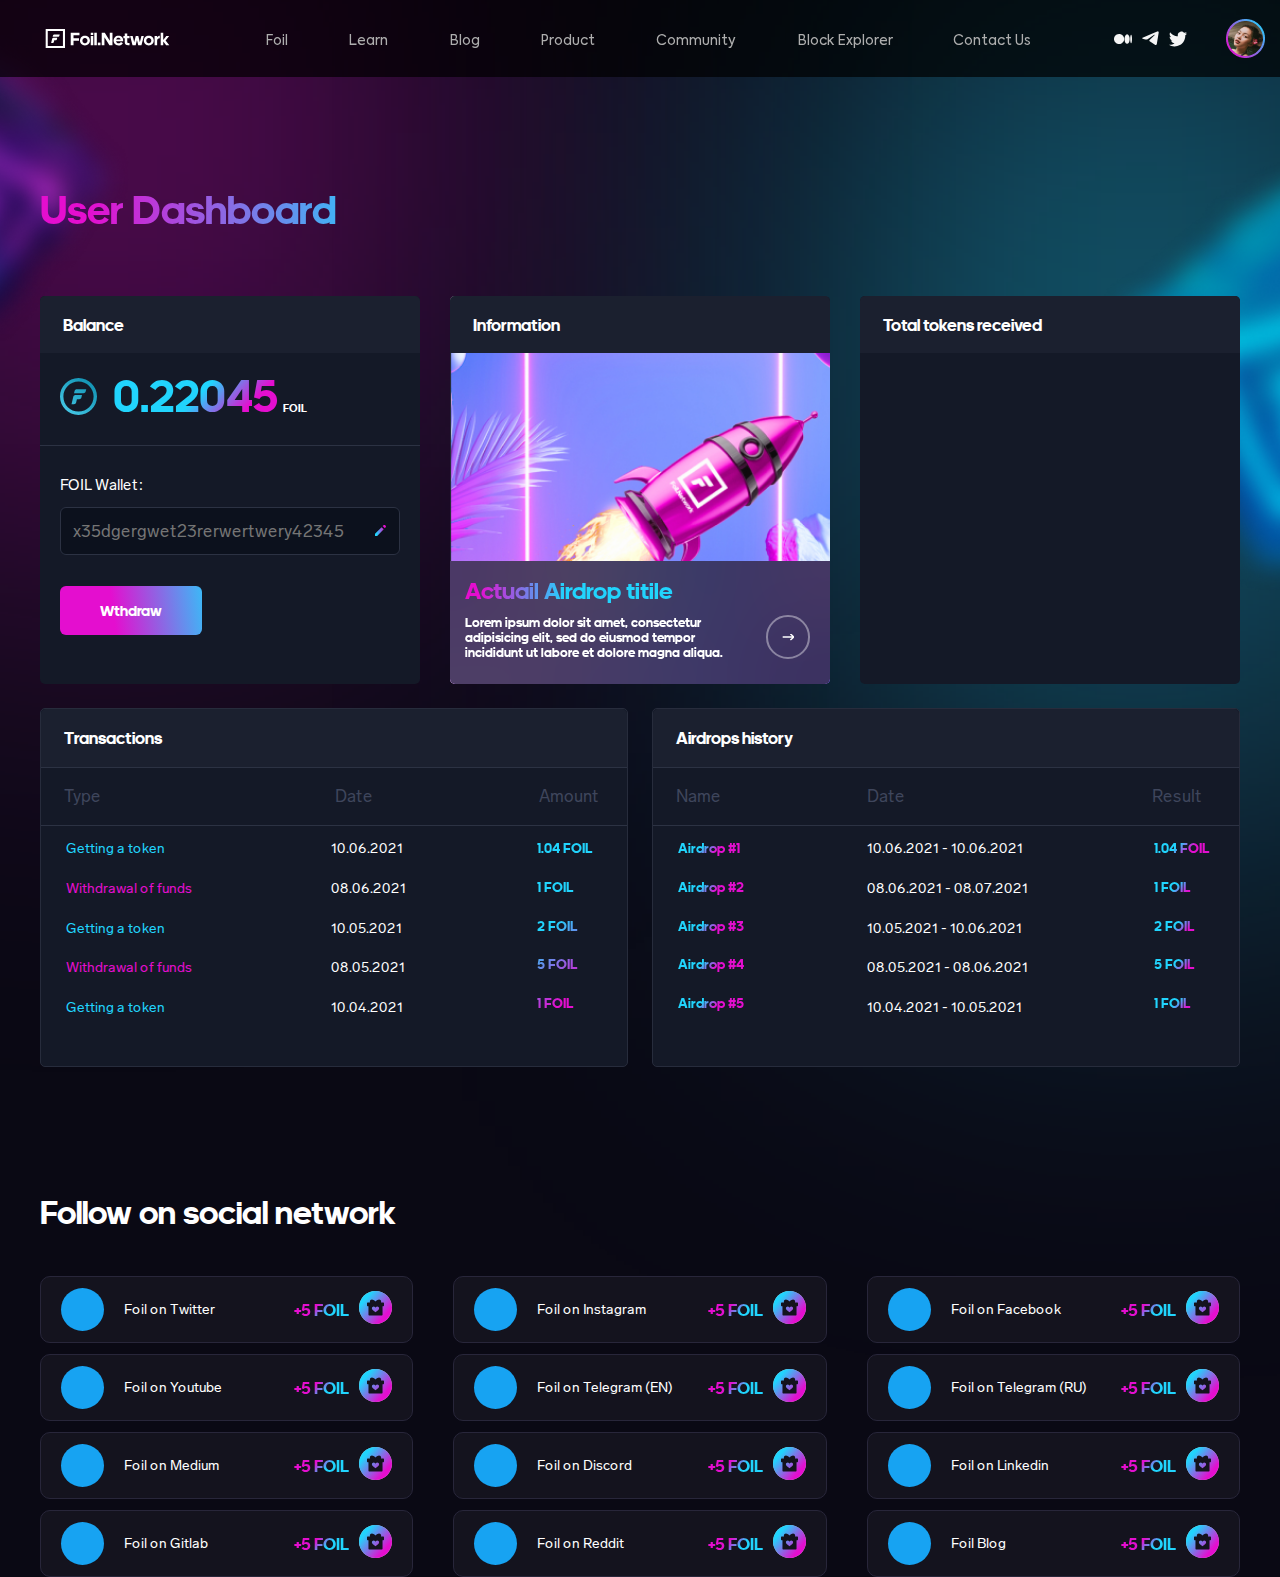
<file: dashboard.html>
<!DOCTYPE html>
<html lang="en">

<head>
    <meta charset="UTF-8">
    <meta http-equiv="X-UA-Compatible" content="IE=edge">
    <meta name="viewport" content="width=device-width, initial-scale=1.0">
    <title>Document</title>
    <link rel="stylesheet" href="css/main.min.css">
</head>

<body>
    <div class="wrapper">
        <header class="header">
    <div class="container">
        <div class="header__inner">
            <a class="logo header__logo" href="index.html">
                <svg class="logo-img" width="184" height="29" viewBox="0 0 184 29" fill="none"
                    xmlns="http://www.w3.org/2000/svg">
                    <path fill-rule="evenodd" clip-rule="evenodd"
                        d="M25.6725 3.05262H3.08771V25.3808H25.6725V3.05262ZM3.08771 0H0V3.05262V25.3808V28.4334H3.08771H25.6725H28.7602V25.3808V3.05262V0H25.6725H3.08771ZM20.9013 8.05166L20.3878 10.106C20.1744 10.9661 19.3887 11.5678 18.4886 11.5678H10.3502L10.8637 9.51038C11.0772 8.65338 11.8597 8.05166 12.7599 8.05166H20.9013ZM9.64595 14.5727C9.85874 13.7043 10.639 13.0915 11.5364 13.0915H17.2263L16.7143 15.1732C16.5015 16.0447 15.7182 16.6575 14.8208 16.6575H12.8101L12.1378 19.4568C11.9219 20.3283 11.1386 20.9442 10.2381 20.9442H8.09782L9.64595 14.5727Z"
                        fill="white" />
                    <path
                        d="M41.429 17.5766V24.1852H37.2573V5.55595H50.2838V9.41778H41.429V13.8779H49.584V17.5766H41.429Z"
                        fill="white" />
                    <path
                        d="M58.443 9.9617C59.5016 9.9617 60.4795 10.1521 61.3766 10.5328C62.2917 10.9136 63.0812 11.4303 63.7451 12.083C64.409 12.7357 64.9293 13.5062 65.3061 14.3946C65.6829 15.283 65.8713 16.2349 65.8713 17.2502C65.8713 18.2655 65.6829 19.2174 65.3061 20.1058C64.9293 20.9761 64.409 21.7376 63.7451 22.3903C63.0812 23.043 62.2917 23.5597 61.3766 23.9404C60.4795 24.3212 59.5016 24.5115 58.443 24.5115C57.3844 24.5115 56.3975 24.3302 55.4824 23.9676C54.5853 23.5869 53.8048 23.0702 53.1409 22.4175C52.477 21.7648 51.9567 20.9942 51.5799 20.1058C51.221 19.2174 51.0416 18.2655 51.0416 17.2502C51.0416 16.2349 51.23 15.283 51.6068 14.3946C51.9836 13.5062 52.495 12.7357 53.1409 12.083C53.8048 11.4303 54.5853 10.9136 55.4824 10.5328C56.3975 10.1521 57.3844 9.9617 58.443 9.9617ZM58.443 13.3884C57.9227 13.3884 57.4292 13.4881 56.9627 13.6876C56.5141 13.8689 56.1194 14.1318 55.7785 14.4762C55.4555 14.8207 55.1953 15.2287 54.998 15.7001C54.8186 16.1714 54.7288 16.6882 54.7288 17.2502C54.7288 17.8123 54.8186 18.329 54.998 18.8004C55.1774 19.2718 55.4286 19.6797 55.7516 20.0242C56.0745 20.3687 56.4603 20.6407 56.9089 20.8401C57.3575 21.0395 57.8419 21.1392 58.3623 21.1392C58.8826 21.1392 59.376 21.0395 59.8425 20.8401C60.309 20.6407 60.7128 20.3687 61.0537 20.0242C61.3946 19.6797 61.6637 19.2718 61.8611 18.8004C62.0585 18.329 62.1572 17.8123 62.1572 17.2502C62.1572 16.6882 62.0585 16.1714 61.8611 15.7001C61.6817 15.2287 61.4215 14.8207 61.0806 14.4762C60.7576 14.1318 60.3629 13.8689 59.8964 13.6876C59.4478 13.4881 58.9633 13.3884 58.443 13.3884Z"
                        fill="white" />
                    <path
                        d="M67.0801 9.03704V5.55595H70.8212V9.03704H67.0801ZM67.0801 24.1852V10.2337H70.8212V24.1852H67.0801Z"
                        fill="white" />
                    <path d="M72.3368 24.1852V5.55595H76.1048V24.1852H72.3368Z" fill="white" />
                    <path d="M77.6198 24.1852V20.2418H81.4954V24.1852H77.6198Z" fill="white" />
                    <path
                        d="M87.4212 12.3821V24.1852H83.4109V5.55595H87.9594L95.3878 17.3862V5.55595H99.398V24.1852H94.8495L87.4212 12.3821Z"
                        fill="white" />
                    <path
                        d="M114.84 21.1936C114.158 22.2271 113.279 23.043 112.202 23.6413C111.143 24.2215 109.842 24.5115 108.299 24.5115C107.187 24.5115 106.182 24.3302 105.285 23.9676C104.406 23.5869 103.643 23.0792 102.997 22.4447C102.369 21.792 101.885 21.0214 101.544 20.133C101.203 19.2446 101.033 18.2837 101.033 17.2502C101.033 16.253 101.203 15.3102 101.544 14.4218C101.903 13.5334 102.405 12.7629 103.051 12.1102C103.697 11.4394 104.469 10.9136 105.366 10.5328C106.263 10.1521 107.25 9.9617 108.326 9.9617C109.421 9.9617 110.399 10.143 111.26 10.5056C112.121 10.8682 112.848 11.3668 113.44 12.0014C114.05 12.636 114.517 13.3884 114.84 14.2587C115.163 15.1108 115.324 16.0445 115.324 17.0599C115.324 17.3318 115.315 17.6128 115.297 17.9029C115.279 18.193 115.27 18.3562 115.27 18.3925H104.72C104.917 19.2809 105.33 19.988 105.958 20.5137C106.604 21.0395 107.411 21.3024 108.38 21.3024C109.223 21.3024 109.941 21.1392 110.533 20.8129C111.143 20.4684 111.646 20.0151 112.04 19.4531L114.84 21.1936ZM108.299 13.062C107.42 13.062 106.685 13.2887 106.092 13.7419C105.518 14.1771 105.106 14.7935 104.854 15.5913H111.556C111.359 14.7391 110.955 14.1046 110.345 13.6876C109.735 13.2705 109.053 13.062 108.299 13.062Z"
                        fill="white" />
                    <path
                        d="M124.797 10.2337V13.606H121.406V19.2083C121.406 19.8429 121.549 20.2962 121.836 20.5681C122.141 20.822 122.608 20.9489 123.236 20.9489H124.797V24.1852H122.967C121.119 24.1852 119.773 23.7863 118.93 22.9886C118.086 22.1727 117.665 20.9761 117.665 19.3987V13.606H115.673V10.2337H117.665V6.64379H121.406V10.2337H124.797Z"
                        fill="white" />
                    <path
                        d="M135.854 16.2168L133.97 24.1852H129.233L125.707 10.2337H129.475L131.736 19.8338L134.077 10.2337H137.845L140.16 19.8882L142.448 10.2337H146.081L142.528 24.1852H137.738L135.854 16.2168Z"
                        fill="white" />
                    <path
                        d="M153.457 9.9617C154.516 9.9617 155.494 10.1521 156.391 10.5328C157.306 10.9136 158.096 11.4303 158.76 12.083C159.423 12.7357 159.944 13.5062 160.321 14.3946C160.697 15.283 160.886 16.2349 160.886 17.2502C160.886 18.2655 160.697 19.2174 160.321 20.1058C159.944 20.9761 159.423 21.7376 158.76 22.3903C158.096 23.043 157.306 23.5597 156.391 23.9404C155.494 24.3212 154.516 24.5115 153.457 24.5115C152.399 24.5115 151.412 24.3302 150.497 23.9676C149.6 23.5869 148.819 23.0702 148.155 22.4175C147.491 21.7648 146.971 20.9942 146.594 20.1058C146.235 19.2174 146.056 18.2655 146.056 17.2502C146.056 16.2349 146.244 15.283 146.621 14.3946C146.998 13.5062 147.509 12.7357 148.155 12.083C148.819 11.4303 149.6 10.9136 150.497 10.5328C151.412 10.1521 152.399 9.9617 153.457 9.9617ZM153.457 13.3884C152.937 13.3884 152.444 13.4881 151.977 13.6876C151.529 13.8689 151.134 14.1318 150.793 14.4762C150.47 14.8207 150.21 15.2287 150.012 15.7001C149.833 16.1714 149.743 16.6882 149.743 17.2502C149.743 17.8123 149.833 18.329 150.012 18.8004C150.192 19.2718 150.443 19.6797 150.766 20.0242C151.089 20.3687 151.475 20.6407 151.923 20.8401C152.372 21.0395 152.856 21.1392 153.377 21.1392C153.897 21.1392 154.39 21.0395 154.857 20.8401C155.323 20.6407 155.727 20.3687 156.068 20.0242C156.409 19.6797 156.678 19.2718 156.876 18.8004C157.073 18.329 157.172 17.8123 157.172 17.2502C157.172 16.6882 157.073 16.1714 156.876 15.7001C156.696 15.2287 156.436 14.8207 156.095 14.4762C155.772 14.1318 155.377 13.8689 154.911 13.6876C154.462 13.4881 153.978 13.3884 153.457 13.3884Z"
                        fill="white" />
                    <path
                        d="M162.095 24.1852V10.2337H165.836V12.1374C166.302 11.5028 166.867 10.9952 167.531 10.6144C168.213 10.2337 168.985 10.0433 169.846 10.0433V13.8507C168.464 13.8507 167.45 14.2133 166.805 14.9386C166.177 15.6457 165.863 16.6066 165.863 17.8213V24.1852H162.095Z"
                        fill="white" />
                    <path
                        d="M179.532 10.2337H183.784L178.482 17.1686L184 24.1852H179.344L174.957 18.4468V24.1852H171.189V5.55595H174.957V16.4887L179.532 10.2337Z"
                        fill="white" />
                </svg>
            </a>
            <nav class="nav header__nav">
                <ul class="header__list">
                    <li class="header__list-item">
                        <a class="header__list-link" href="dashboard.html">
                            Foil
                        </a>
                    </li>
                    <li class="header__list-item">
                        <a class="header__list-link" href="#">
                            Learn
                        </a>
                    </li>
                    <li class="header__list-item">
                        <a class="header__list-link" href="#">
                            Blog
                        </a>
                    </li>
                    <li class="header__list-item">
                        <a class="header__list-link" href="#">
                            Product
                        </a>
                    </li>
                    <li class="header__list-item">
                        <a class="header__list-link" href="#">
                            Community
                        </a>
                    </li>
                    <li class="header__list-item">
                        <a class="header__list-link" href="#">
                            Block Explorer
                        </a>
                    </li>
                    <li class="header__list-item">
                        <a class="header__list-link" href="contacts.html">
                            Contact Us
                        </a>
                    </li>
                </ul>
            </nav>
            <div class="user__menu">
                <div class="user__menu-links" data-da=".header__nav, 370, 2">
                    <a class="user__menu-link" href="#">
                        <svg width="18" height="12" viewBox="0 0 18 12" fill="none" xmlns="http://www.w3.org/2000/svg">
                            <path
                                d="M18.0001 6.00007C18.0001 8.37007 17.5951 10.2901 17.1001 10.2901C16.6051 10.2901 16.1851 8.37007 16.1851 6.00007C16.1851 3.63007 16.5901 1.71007 17.1001 1.71007C17.6101 1.71007 18.0001 3.63007 18.0001 6.00007Z"
                                fill="#F5F5F5" />
                            <path
                                d="M15.705 6.00015C15.705 8.65515 14.535 10.8001 13.08 10.8001C11.625 10.8001 10.5 8.65515 10.5 6.00015C10.5 3.34515 11.67 1.20015 13.11 1.20015C14.55 1.20015 15.705 3.34515 15.705 6.00015Z"
                                fill="#F5F5F5" />
                            <path
                                d="M10.2 6.00006C10.2 7.00874 9.90089 7.99477 9.3405 8.83346C8.7801 9.67215 7.98359 10.3258 7.05169 10.7118C6.11978 11.0978 5.09434 11.1988 4.10504 11.0021C3.11574 10.8053 2.20701 10.3195 1.49376 9.6063C0.78051 8.89305 0.294782 7.98432 0.0979974 6.99502C-0.0987873 6.00571 0.00220974 4.98027 0.388217 4.04837C0.774224 3.11647 1.4279 2.31996 2.26659 1.75956C3.10528 1.19916 4.09132 0.900055 5.1 0.900055C6.45261 0.900055 7.74981 1.43738 8.70625 2.39381C9.66268 3.35025 10.2 4.64745 10.2 6.00006Z"
                                fill="#F5F5F5" />
                        </svg>
                    </a>
                    <a class="user__menu-link" href="#">
                        <svg width="17" height="15" viewBox="0 0 17 15" fill="none" xmlns="http://www.w3.org/2000/svg">
                            <path
                                d="M16.7098 1.57012L14.8198 13.0001C14.7864 13.2006 14.7034 13.3895 14.5781 13.5495C14.4529 13.7096 14.2896 13.8356 14.103 13.9162C13.9165 13.9968 13.7127 14.0293 13.5104 14.0108C13.308 13.9922 13.1136 13.9233 12.9448 13.8101L7.70975 10.2851C7.60297 10.2132 7.5138 10.1181 7.4489 10.0069C7.384 9.89573 7.34505 9.77132 7.33496 9.64297C7.32486 9.51462 7.34388 9.38565 7.3906 9.26569C7.43731 9.14572 7.51052 9.03785 7.60475 8.95012L12.5548 4.27012C12.6017 4.21404 12.6276 4.14337 12.6282 4.07025C12.6287 3.99712 12.6038 3.92608 12.5577 3.86932C12.5115 3.81256 12.4471 3.77362 12.3754 3.75917C12.3037 3.74472 12.2293 3.75566 12.1648 3.79012L5.57975 8.20012C5.26245 8.40897 4.9025 8.54429 4.5262 8.5962C4.14989 8.6481 3.76675 8.61528 3.40475 8.50012L0.599754 7.67512C0.499994 7.6323 0.414984 7.56116 0.355247 7.47051C0.295511 7.37986 0.263672 7.27368 0.263672 7.16512C0.263672 7.05656 0.295511 6.95038 0.355247 6.85973C0.414984 6.76908 0.499994 6.69795 0.599754 6.65512L9.25475 2.87512L14.6398 0.670123L15.3448 0.400123C15.5162 0.347798 15.6982 0.339614 15.8737 0.376329C16.0491 0.413044 16.2125 0.49347 16.3487 0.610152C16.4848 0.726833 16.5893 0.875993 16.6524 1.04381C16.7155 1.21162 16.7352 1.39265 16.7098 1.57012Z"
                                fill="#F5F5F5" />
                        </svg>
                    </a>
                    <a class="user__menu-link" href="#">
                        <svg width="18" height="16" viewBox="0 0 18 16" fill="none" xmlns="http://www.w3.org/2000/svg">
                            <path
                                d="M18 2.46498C17.6335 3.21114 17.0329 3.81694 16.29 4.18998V4.77498C16.2925 6.67718 15.7862 8.54543 14.8236 10.1861C13.861 11.8267 12.4771 13.1801 10.8153 14.1058C9.15357 15.0315 7.27448 15.496 5.37281 15.451C3.47114 15.406 1.61611 14.8533 0 13.85C0.25951 13.8726 0.52049 13.8726 0.78 13.85C2.50974 13.8459 4.18662 13.2534 5.535 12.17C4.75625 12.1319 4.00471 11.8715 3.36936 11.4196C2.73401 10.9677 2.24145 10.3431 1.95 9.61998C2.19716 9.66799 2.44823 9.69309 2.7 9.69498C2.97703 9.68806 3.25299 9.65795 3.525 9.60498C2.82178 9.36053 2.18858 8.94869 1.68 8.40498C1.02164 7.71339 0.633119 6.80862 0.585 5.85498C1.04649 6.11189 1.5583 6.26543 2.085 6.30498C2.17942 6.31987 2.27558 6.31987 2.37 6.30498L2.16 6.13998C1.54227 5.63608 1.08378 4.96398 0.84 4.20498C0.720736 3.84706 0.659957 3.47225 0.66 3.09498C0.665648 2.44793 0.836002 1.81297 1.155 1.24998C1.25525 1.40609 1.37082 1.55181 1.5 1.68498C1.725 1.93998 1.965 2.19498 2.22 2.43498C2.94973 3.13586 3.78488 3.71794 4.695 4.15998C5.05235 4.34778 5.42341 4.50824 5.805 4.63998C6.10512 4.74576 6.41053 4.83588 6.72 4.90998C7.33963 5.06169 7.97267 5.15213 8.61 5.17998H8.88C8.71142 4.546 8.71142 3.87897 8.88 3.24498C8.93862 3.00867 9.02948 2.78154 9.15 2.56998C9.27001 2.36977 9.40542 2.17919 9.555 1.99998L9.66 1.86498C10.0011 1.4654 10.4195 1.13886 10.89 0.904982C11.1206 0.795503 11.3619 0.710052 11.61 0.649982L12 0.589982C12.1847 0.574539 12.3703 0.574539 12.555 0.589982C13.0741 0.590451 13.5874 0.698682 14.0625 0.907825C14.5376 1.11697 14.9641 1.42247 15.315 1.80498C15.5022 1.79083 15.6879 1.76072 15.87 1.71498C16.323 1.6252 16.7585 1.46313 17.16 1.23498C17.321 1.1526 17.472 1.05193 17.61 0.934982C17.388 1.72441 16.9073 2.4164 16.245 2.89998C16.8518 2.8643 17.4468 2.71683 18 2.46498Z"
                                fill="#F5F5F5" />
                        </svg>
                    </a>
                </div>
                <div class="user__menu-img">
                    <img src="img//icons/user-icon.png" alt="#">
                    <ul class="user__list" data-da=".header__nav, 880, 3">
                        <li class="user__list-item">
                            <svg width="18" height="18" viewBox="0 0 18 18" fill="#fff"
                                xmlns="http://www.w3.org/2000/svg">
                                <path
                                    d="M17.0123 10.9545L15.6022 11.1337C15.486 11.4915 15.3427 11.8365 15.1755 12.1642L16.0462 13.2855C16.3988 13.7393 16.3575 14.3797 15.9548 14.7697L14.7735 15.951C14.3798 16.3575 13.7392 16.398 13.2847 16.0462L12.165 15.1755C11.8372 15.3428 11.4923 15.486 11.1337 15.6023L10.9545 17.01C10.887 17.5747 10.4078 18 9.84 18H8.16C7.59225 18 7.113 17.5747 7.0455 17.0122L6.86625 15.6023C6.50775 15.486 6.16275 15.3435 5.835 15.1755L4.7145 16.0462C4.2615 16.398 3.621 16.3575 3.23025 15.9548L2.049 14.7743C1.6425 14.3797 1.60125 13.7392 1.95375 13.2847L2.8245 12.1642C2.6565 11.8365 2.514 11.4915 2.39775 11.1337L0.99 10.9545C0.42525 10.887 0 10.4078 0 9.84V8.16C0 7.59225 0.42525 7.113 0.98775 7.0455L2.39775 6.86625C2.514 6.5085 2.65725 6.1635 2.8245 5.83575L1.95375 4.7145C1.60125 4.26075 1.6425 3.62025 2.04525 3.23025L3.2265 2.049C3.621 1.64325 4.26075 1.60275 4.71525 1.9545L5.83575 2.82525C6.1635 2.65725 6.5085 2.514 6.86625 2.3985L7.0455 0.991501C7.113 0.425251 7.59225 0 8.16 0H9.84C10.4078 0 10.887 0.425249 10.9545 0.987749L11.1337 2.39775C11.4915 2.514 11.8365 2.65725 12.1642 2.8245L13.2855 1.95375C13.7393 1.60125 14.3798 1.6425 14.7698 2.04525L15.951 3.2265C16.3575 3.621 16.3988 4.26075 16.0462 4.71525L15.1755 5.83575C15.3435 6.1635 15.4867 6.5085 15.6022 6.86625L17.0093 7.0455C17.574 7.113 17.9993 7.59225 17.9993 8.16V9.84C18 10.4078 17.5748 10.887 17.0123 10.9545ZM9 5.25C6.93225 5.25 5.25 6.93225 5.25 9C5.25 11.0677 6.93225 12.75 9 12.75C11.0677 12.75 12.75 11.0677 12.75 9C12.75 6.93225 11.0677 5.25 9 5.25Z"
                                    fill="#fff" />
                                <!-- <defs>
                                <linearGradient id="paint0_linear_50_817" x1="18" y1="12.5" x2="3" y2="5.5" gradientUnits="userSpaceOnUse">
                                <stop stop-color="#21D4FD"/>
                                <stop offset="1" stop-color="#E40ECF"/>
                                </linearGradient>
                                </defs> -->
                            </svg>
                            <button class="user__item-text settings-btn" data-popup="#settings">
                                Settings
                            </button>
                        </li>
                        <li class="user__list-item">
                            <svg width="18" height="18" viewBox="0 0 18 18" fill="none"
                                xmlns="http://www.w3.org/2000/svg">
                                <path
                                    d="M11.25 9.75C10.8352 9.75 10.5 10.086 10.5 10.5V13.5C10.5 13.9132 10.164 14.25 9.75 14.25H7.5V3C7.5 2.3595 7.092 1.78725 6.4785 1.57425L6.2565 1.5H9.75C10.164 1.5 10.5 1.83675 10.5 2.25V4.5C10.5 4.914 10.8352 5.25 11.25 5.25C11.6648 5.25 12 4.914 12 4.5V2.25C12 1.0095 10.9905 0 9.75 0H1.6875C1.659 0 1.635 0.01275 1.60725 0.0165C1.57125 0.0135 1.53675 0 1.5 0C0.67275 0 0 0.67275 0 1.5V15C0 15.6405 0.408 16.2127 1.0215 16.4257L5.535 17.9303C5.688 17.9775 5.84025 18 6 18C6.82725 18 7.5 17.3272 7.5 16.5V15.75H9.75C10.9905 15.75 12 14.7405 12 13.5V10.5C12 10.086 11.6648 9.75 11.25 9.75Z"
                                    fill="white" />
                                <path
                                    d="M17.7802 6.96979L14.7802 3.96979C14.5657 3.75529 14.2432 3.69079 13.9627 3.80704C13.683 3.92329 13.5 4.19704 13.5 4.50004V6.75004H10.5C10.086 6.75004 9.74997 7.08604 9.74997 7.50004C9.74997 7.91404 10.086 8.25004 10.5 8.25004H13.5V10.5C13.5 10.803 13.683 11.0768 13.9627 11.193C14.2432 11.3093 14.5657 11.2448 14.7802 11.0303L17.7802 8.03029C18.0735 7.73704 18.0735 7.26304 17.7802 6.96979Z"
                                    fill="white" />
                            </svg>
                            <span class="user__item-text">
                                Relogin
                            </span>
                        </li>
                    </ul>
                </div>
                <div class="menu">
                    <span></span>
                </div>
            </div>
        </div>
    </div>
</header>
        <main class="main">
            <section class="dashboard">
                <div class="minicontainer">
                    <h3 class="dashboard__title">
                        User Dashboard
                    </h3>
                    <div class="dashboard__inner ">
                        <div class="dashboard__inner-item">
                            <h5 class="dashboard__item-title">
                                Balance
                            </h5>
                            <div class="dashboard__total">
                                <div class="dashboard__token">
                                    <img class="dashboard__token-img" src="img/icons/token.svg" alt="">
                                </div>
                                <span class="dashboard__total-num">
                                    0.22045
                                </span>
                                <span class="dashboard-foil">
                                    FOIL
                                </span>
                            </div>
                            <div class="dashboard__wallet">
                                <h4 class="dashboard__wallet-title">
                                    FOIL Wallet:
                                </h4>
                                <div class="dashboard__wallet-input">
                                    <input type="text" placeholder="x35dgergwet23rerwertwery42345">
                                </div>
                                <button class="dashboard__wallet-btn">
                                    Wthdraw
                                </button>
                            </div>
                        </div>
                        <div class="dashboard__inner-item dashboard__information">
                            <h5 class="dashboard__item-title">
                                Information
                            </h5>
                            <div class="dashboard__item-img">
                                <!-- <img src="img/dashboard/rocket.jpg">  -->
                                <a class="dashboard__item-link" href="#">
                                    <h5 class="dashboard__link-title">
                                        Actuail Airdrop titile
                                    </h5>
                                    <div class="dashboard__item-info">
                                        <p class="dashboard__info-text">
                                            Lorem ipsum dolor sit amet, consectetur adipisicing elit, sed do eiusmod
                                            tempor incididunt ut labore et dolore magna aliqua.
                                        </p>
                                        <div class="sircle">
                                        </div>
                                    </div>
                                </a>
                            </div>
                        </div>
                        <div class="dashboard__inner-item">
                            <h5 class="dashboard__item-title">
                                Total tokens received
                            </h5>
                        </div>
                    </div>
                    <div class="dashboard__inner dashboard__tables">
                        <div class="dashboard__table">
                            <h4 class="dashboard__inner-title">
                                Transactions
                            </h4>
                            <div class="dashboard__table-top">
                                <h5 class="dashboard__table-type" style="font-size: inherit;">
                                    Type
                                </h5>
                                <h5 class="dashboard__table-date" style="font-size: inherit;">
                                    Date
                                </h5>
                                <h5 class="dashboard__table-amount" style="font-size: inherit;">
                                    Amount
                                </h5>
                            </div>
                            <div class="dashboard__table-content">
                                <div class="dashboard__content-type">
                                    <span class="dashboard__type-item">
                                        Getting a token
                                    </span>
                                    <span class="dashboard__type-item">
                                        Withdrawal of funds
                                    </span>
                                    <span class="dashboard__type-item">
                                        Getting a token
                                    </span>
                                    <span class="dashboard__type-item">
                                        Withdrawal of funds
                                    </span>
                                    <span class="dashboard__type-item">
                                        Getting a token
                                    </span>
                                </div>
                                <div class="dashboard__content-date">
                                    <span class="dashboard__date-item">
                                        10.06.2021
                                    </span>
                                    <span class="dashboard__date-item">
                                        08.06.2021
                                    </span>
                                    <span class="dashboard__date-item">
                                        10.05.2021
                                    </span>
                                    <span class="dashboard__date-item">
                                        08.05.2021
                                    </span>
                                    <span class="dashboard__date-item">
                                        10.04.2021
                                    </span>
                                </div>
                                <div class="dashboard__content-amount">
                                    <span class="dashboard__amount-item">
                                        1.04 FOIL
                                    </span>
                                    <span class="dashboard__amount-item">
                                        1 FOIL
                                    </span>
                                    <span class="dashboard__amount-item">
                                        2 FOIL
                                    </span>
                                    <span class="dashboard__amount-item">
                                        5 FOIL
                                    </span>
                                    <span class="dashboard__amount-item">
                                        1 FOIL
                                    </span>
                                </div>
                            </div>
                        </div>
                        <div class="dashboard__table">
                            <h4 class="dashboard__inner-title">
                                Airdrops history
                            </h4>
                            <div class="dashboard__table-top">
                                <h5 class="dashboard__table-name" style="font-size: inherit;">
                                    Name
                                </h5>
                                <h5 class="dashboard__table-date dashboard__table-date--special"
                                    style="font-size: inherit;">
                                    Date
                                </h5>
                                <h5 class="dashboard__table-result" style="font-size: inherit;">
                                    Result
                                </h5>
                            </div>
                            <div class="dashboard__table-content">
                                <div class="dashboard__content-name">
                                    <span class="dashboard__name-item">
                                        Airdrop #1
                                    </span>
                                    <span class="dashboard__name-item">
                                        Airdrop #2
                                    </span>
                                    <span class="dashboard__name-item">
                                        Airdrop #3
                                    </span>
                                    <span class="dashboard__name-item">
                                        Airdrop #4
                                    </span>
                                    <span class="dashboard__name-item">
                                        Airdrop #5
                                    </span>
                                </div>
                                <div class="dashboard__content-date dashboard__content-date--special">
                                    <div class="dashboard__date-item dashboard__date-special">
                                        <span>
                                            10.06.2021 -
                                        </span>
                                        <span>
                                            10.06.2021
                                        </span>
                                    </div>
                                    <div class="dashboard__date-item dashboard__date-special">
                                        <span>
                                            08.06.2021 -
                                        </span>
                                        <span>
                                            08.07.2021
                                        </span>
                                    </div>
                                    <div class="dashboard__date-item dashboard__date-special">
                                        <span>
                                            10.05.2021 -
                                        </span>
                                        <span>
                                            10.06.2021
                                        </span>
                                    </div>
                                    <div class="dashboard__date-item dashboard__date-special">
                                        <span>
                                            08.05.2021 -
                                        </span>
                                        <span>
                                            08.06.2021
                                        </span>
                                    </div>
                                    <div class="dashboard__date-item dashboard__date-special">
                                        <span>
                                            10.04.2021 -
                                        </span>
                                        <span>
                                            10.05.2021
                                        </span>
                                    </div>
                                </div>
                                <div class="dashboard__content-result">
                                    <div class="dashboard__result-item">
                                        1.04 FOIL
                                    </div>
                                    <div class="dashboard__result-item">
                                        1 FOIL
                                    </div>
                                    <div class="dashboard__result-item">
                                        2 FOIL
                                    </div>
                                    <div class="dashboard__result-item">
                                        5 FOIL
                                    </div>
                                    <div class="dashboard__result-item">
                                        1 FOIL
                                    </div>
                                </div>
                            </div>
                        </div>
                    </div>
                    <div class="dashboard__social-network">
                        <h3 class="dashboard__network-title">
                            Follow on social network
                        </h3>
                        <div class="dashboard__network-items">
                            <div class="dashboard__network-item">
                                <div class="dashboard__item-meta">
                                    <div class="dashboard__network-icon"></div>
                                    <span class="dashboard__network-name">
                                        Foil on Twitter
                                    </span>
                                </div>
                                <div class="dashboard__network-cost">
                                    <span class="dashboard__network-foil">
                                        +5 FOIL
                                    </span>
                                    <div class="dashboard__network-price">
                                        <svg width="33" height="33" viewBox="0 0 33 33" fill="none"
                                            xmlns="http://www.w3.org/2000/svg">
                                            <circle cx="16.5" cy="16.5" r="16.5" fill="#C4C4C4" />
                                            <circle cx="16.5" cy="16.5" r="16.5" fill="url(#paint0_linear_50_1700)" />
                                            <path
                                                d="M24.3737 11.4216H21.9477C22.1455 11.0571 22.2044 10.6024 22.0924 10.1342C21.9178 9.40387 21.2662 8.55103 20.0042 8.55103C19.0742 8.55103 17.9501 9.33109 17.3628 9.79603C17.1898 9.93298 16.8283 10.2305 16.5 10.5705C16.1716 10.2305 15.8101 9.93298 15.6371 9.79603C15.0499 9.33105 13.9258 8.55103 12.9958 8.55103C11.7338 8.55103 11.0821 9.40387 10.9075 10.1342C10.7955 10.6024 10.8544 11.0571 11.0523 11.4216H8.62632C8.28097 11.4216 8 11.7026 8 12.0479V14.6053C8 14.9507 8.28097 15.2317 8.62632 15.2317H9.25653C9.37164 15.2317 9.4653 15.3253 9.4653 15.4404V23.8228C9.4653 24.1681 9.74627 24.4491 10.0916 24.4491H22.9084C23.2537 24.4491 23.5347 24.1681 23.5347 23.8228V15.4404C23.5347 15.3253 23.6284 15.2317 23.7435 15.2317H24.3737C24.719 15.2317 25 14.9507 25 14.6053V12.0479C25 11.7026 24.719 11.4216 24.3737 11.4216ZM19.6879 18.5878C19.1773 19.3641 16.9796 21.2102 16.5033 21.2102C16.037 21.2102 13.8192 19.3575 13.3121 18.5878C13.0582 18.2025 12.878 17.7772 12.9078 17.2184C12.9608 16.229 13.7697 15.412 14.7605 15.412C15.7789 15.412 16.3721 16.4987 16.5001 16.4987C16.6463 16.4987 17.2648 15.412 18.2397 15.412C19.2303 15.412 20.0392 16.229 20.0922 17.2184C20.122 17.7773 19.9424 18.2008 19.6879 18.5878Z"
                                                fill="#14131E" />
                                            <defs>
                                                <linearGradient id="paint0_linear_50_1700" x1="4.17495e-06" y1="16"
                                                    x2="19.5312" y2="32.2192" gradientUnits="userSpaceOnUse">
                                                    <stop stop-color="#21D4FD" />
                                                    <stop offset="1" stop-color="#E40ECF" />
                                                </linearGradient>
                                            </defs>
                                        </svg>
                                    </div>
                                </div>
                            </div>
                            <div class="dashboard__network-item">
                                <div class="dashboard__item-meta">
                                    <div class="dashboard__network-icon"></div>
                                    <span class="dashboard__network-name">
                                        Foil on Instagram
                                    </span>
                                </div>
                                <div class="dashboard__network-cost">
                                    <span class="dashboard__network-foil">
                                        +5 FOIL
                                    </span>
                                    <div class="dashboard__network-price">
                                        <svg width="33" height="33" viewBox="0 0 33 33" fill="none"
                                            xmlns="http://www.w3.org/2000/svg">
                                            <circle cx="16.5" cy="16.5" r="16.5" fill="#C4C4C4" />
                                            <circle cx="16.5" cy="16.5" r="16.5" fill="url(#paint0_linear_50_1700)" />
                                            <path
                                                d="M24.3737 11.4216H21.9477C22.1455 11.0571 22.2044 10.6024 22.0924 10.1342C21.9178 9.40387 21.2662 8.55103 20.0042 8.55103C19.0742 8.55103 17.9501 9.33109 17.3628 9.79603C17.1898 9.93298 16.8283 10.2305 16.5 10.5705C16.1716 10.2305 15.8101 9.93298 15.6371 9.79603C15.0499 9.33105 13.9258 8.55103 12.9958 8.55103C11.7338 8.55103 11.0821 9.40387 10.9075 10.1342C10.7955 10.6024 10.8544 11.0571 11.0523 11.4216H8.62632C8.28097 11.4216 8 11.7026 8 12.0479V14.6053C8 14.9507 8.28097 15.2317 8.62632 15.2317H9.25653C9.37164 15.2317 9.4653 15.3253 9.4653 15.4404V23.8228C9.4653 24.1681 9.74627 24.4491 10.0916 24.4491H22.9084C23.2537 24.4491 23.5347 24.1681 23.5347 23.8228V15.4404C23.5347 15.3253 23.6284 15.2317 23.7435 15.2317H24.3737C24.719 15.2317 25 14.9507 25 14.6053V12.0479C25 11.7026 24.719 11.4216 24.3737 11.4216ZM19.6879 18.5878C19.1773 19.3641 16.9796 21.2102 16.5033 21.2102C16.037 21.2102 13.8192 19.3575 13.3121 18.5878C13.0582 18.2025 12.878 17.7772 12.9078 17.2184C12.9608 16.229 13.7697 15.412 14.7605 15.412C15.7789 15.412 16.3721 16.4987 16.5001 16.4987C16.6463 16.4987 17.2648 15.412 18.2397 15.412C19.2303 15.412 20.0392 16.229 20.0922 17.2184C20.122 17.7773 19.9424 18.2008 19.6879 18.5878Z"
                                                fill="#14131E" />
                                            <defs>
                                                <linearGradient id="paint0_linear_50_1700" x1="4.17495e-06" y1="16"
                                                    x2="19.5312" y2="32.2192" gradientUnits="userSpaceOnUse">
                                                    <stop stop-color="#21D4FD" />
                                                    <stop offset="1" stop-color="#E40ECF" />
                                                </linearGradient>
                                            </defs>
                                        </svg>
                                    </div>
                                </div>
                            </div>
                            <div class="dashboard__network-item">
                                <div class="dashboard__item-meta">
                                    <div class="dashboard__network-icon"></div>
                                    <span class="dashboard__network-name">
                                        Foil on Facebook
                                    </span>
                                </div>
                                <div class="dashboard__network-cost">
                                    <span class="dashboard__network-foil">
                                        +5 FOIL
                                    </span>
                                    <div class="dashboard__network-price">
                                        <svg width="33" height="33" viewBox="0 0 33 33" fill="none"
                                            xmlns="http://www.w3.org/2000/svg">
                                            <circle cx="16.5" cy="16.5" r="16.5" fill="#C4C4C4" />
                                            <circle cx="16.5" cy="16.5" r="16.5" fill="url(#paint0_linear_50_1700)" />
                                            <path
                                                d="M24.3737 11.4216H21.9477C22.1455 11.0571 22.2044 10.6024 22.0924 10.1342C21.9178 9.40387 21.2662 8.55103 20.0042 8.55103C19.0742 8.55103 17.9501 9.33109 17.3628 9.79603C17.1898 9.93298 16.8283 10.2305 16.5 10.5705C16.1716 10.2305 15.8101 9.93298 15.6371 9.79603C15.0499 9.33105 13.9258 8.55103 12.9958 8.55103C11.7338 8.55103 11.0821 9.40387 10.9075 10.1342C10.7955 10.6024 10.8544 11.0571 11.0523 11.4216H8.62632C8.28097 11.4216 8 11.7026 8 12.0479V14.6053C8 14.9507 8.28097 15.2317 8.62632 15.2317H9.25653C9.37164 15.2317 9.4653 15.3253 9.4653 15.4404V23.8228C9.4653 24.1681 9.74627 24.4491 10.0916 24.4491H22.9084C23.2537 24.4491 23.5347 24.1681 23.5347 23.8228V15.4404C23.5347 15.3253 23.6284 15.2317 23.7435 15.2317H24.3737C24.719 15.2317 25 14.9507 25 14.6053V12.0479C25 11.7026 24.719 11.4216 24.3737 11.4216ZM19.6879 18.5878C19.1773 19.3641 16.9796 21.2102 16.5033 21.2102C16.037 21.2102 13.8192 19.3575 13.3121 18.5878C13.0582 18.2025 12.878 17.7772 12.9078 17.2184C12.9608 16.229 13.7697 15.412 14.7605 15.412C15.7789 15.412 16.3721 16.4987 16.5001 16.4987C16.6463 16.4987 17.2648 15.412 18.2397 15.412C19.2303 15.412 20.0392 16.229 20.0922 17.2184C20.122 17.7773 19.9424 18.2008 19.6879 18.5878Z"
                                                fill="#14131E" />
                                            <defs>
                                                <linearGradient id="paint0_linear_50_1700" x1="4.17495e-06" y1="16"
                                                    x2="19.5312" y2="32.2192" gradientUnits="userSpaceOnUse">
                                                    <stop stop-color="#21D4FD" />
                                                    <stop offset="1" stop-color="#E40ECF" />
                                                </linearGradient>
                                            </defs>
                                        </svg>
                                    </div>
                                </div>
                            </div>
                            <div class="dashboard__network-item">
                                <div class="dashboard__item-meta">
                                    <div class="dashboard__network-icon"></div>
                                    <span class="dashboard__network-name">
                                        Foil on Youtube
                                    </span>
                                </div>
                                <div class="dashboard__network-cost">
                                    <span class="dashboard__network-foil">
                                        +5 FOIL
                                    </span>
                                    <div class="dashboard__network-price">
                                        <svg width="33" height="33" viewBox="0 0 33 33" fill="none"
                                            xmlns="http://www.w3.org/2000/svg">
                                            <circle cx="16.5" cy="16.5" r="16.5" fill="#C4C4C4" />
                                            <circle cx="16.5" cy="16.5" r="16.5" fill="url(#paint0_linear_50_1700)" />
                                            <path
                                                d="M24.3737 11.4216H21.9477C22.1455 11.0571 22.2044 10.6024 22.0924 10.1342C21.9178 9.40387 21.2662 8.55103 20.0042 8.55103C19.0742 8.55103 17.9501 9.33109 17.3628 9.79603C17.1898 9.93298 16.8283 10.2305 16.5 10.5705C16.1716 10.2305 15.8101 9.93298 15.6371 9.79603C15.0499 9.33105 13.9258 8.55103 12.9958 8.55103C11.7338 8.55103 11.0821 9.40387 10.9075 10.1342C10.7955 10.6024 10.8544 11.0571 11.0523 11.4216H8.62632C8.28097 11.4216 8 11.7026 8 12.0479V14.6053C8 14.9507 8.28097 15.2317 8.62632 15.2317H9.25653C9.37164 15.2317 9.4653 15.3253 9.4653 15.4404V23.8228C9.4653 24.1681 9.74627 24.4491 10.0916 24.4491H22.9084C23.2537 24.4491 23.5347 24.1681 23.5347 23.8228V15.4404C23.5347 15.3253 23.6284 15.2317 23.7435 15.2317H24.3737C24.719 15.2317 25 14.9507 25 14.6053V12.0479C25 11.7026 24.719 11.4216 24.3737 11.4216ZM19.6879 18.5878C19.1773 19.3641 16.9796 21.2102 16.5033 21.2102C16.037 21.2102 13.8192 19.3575 13.3121 18.5878C13.0582 18.2025 12.878 17.7772 12.9078 17.2184C12.9608 16.229 13.7697 15.412 14.7605 15.412C15.7789 15.412 16.3721 16.4987 16.5001 16.4987C16.6463 16.4987 17.2648 15.412 18.2397 15.412C19.2303 15.412 20.0392 16.229 20.0922 17.2184C20.122 17.7773 19.9424 18.2008 19.6879 18.5878Z"
                                                fill="#14131E" />
                                            <defs>
                                                <linearGradient id="paint0_linear_50_1700" x1="4.17495e-06" y1="16"
                                                    x2="19.5312" y2="32.2192" gradientUnits="userSpaceOnUse">
                                                    <stop stop-color="#21D4FD" />
                                                    <stop offset="1" stop-color="#E40ECF" />
                                                </linearGradient>
                                            </defs>
                                        </svg>
                                    </div>
                                </div>
                            </div>
                            <div class="dashboard__network-item">
                                <div class="dashboard__item-meta">
                                    <div class="dashboard__network-icon"></div>
                                    <span class="dashboard__network-name">
                                        Foil on Telegram (EN)
                                    </span>
                                </div>
                                <div class="dashboard__network-cost">
                                    <span class="dashboard__network-foil">
                                        +5 FOIL
                                    </span>
                                    <div class="dashboard__network-price">
                                        <svg width="33" height="33" viewBox="0 0 33 33" fill="none"
                                            xmlns="http://www.w3.org/2000/svg">
                                            <circle cx="16.5" cy="16.5" r="16.5" fill="#C4C4C4" />
                                            <circle cx="16.5" cy="16.5" r="16.5" fill="url(#paint0_linear_50_1700)" />
                                            <path
                                                d="M24.3737 11.4216H21.9477C22.1455 11.0571 22.2044 10.6024 22.0924 10.1342C21.9178 9.40387 21.2662 8.55103 20.0042 8.55103C19.0742 8.55103 17.9501 9.33109 17.3628 9.79603C17.1898 9.93298 16.8283 10.2305 16.5 10.5705C16.1716 10.2305 15.8101 9.93298 15.6371 9.79603C15.0499 9.33105 13.9258 8.55103 12.9958 8.55103C11.7338 8.55103 11.0821 9.40387 10.9075 10.1342C10.7955 10.6024 10.8544 11.0571 11.0523 11.4216H8.62632C8.28097 11.4216 8 11.7026 8 12.0479V14.6053C8 14.9507 8.28097 15.2317 8.62632 15.2317H9.25653C9.37164 15.2317 9.4653 15.3253 9.4653 15.4404V23.8228C9.4653 24.1681 9.74627 24.4491 10.0916 24.4491H22.9084C23.2537 24.4491 23.5347 24.1681 23.5347 23.8228V15.4404C23.5347 15.3253 23.6284 15.2317 23.7435 15.2317H24.3737C24.719 15.2317 25 14.9507 25 14.6053V12.0479C25 11.7026 24.719 11.4216 24.3737 11.4216ZM19.6879 18.5878C19.1773 19.3641 16.9796 21.2102 16.5033 21.2102C16.037 21.2102 13.8192 19.3575 13.3121 18.5878C13.0582 18.2025 12.878 17.7772 12.9078 17.2184C12.9608 16.229 13.7697 15.412 14.7605 15.412C15.7789 15.412 16.3721 16.4987 16.5001 16.4987C16.6463 16.4987 17.2648 15.412 18.2397 15.412C19.2303 15.412 20.0392 16.229 20.0922 17.2184C20.122 17.7773 19.9424 18.2008 19.6879 18.5878Z"
                                                fill="#14131E" />
                                            <defs>
                                                <linearGradient id="paint0_linear_50_1700" x1="4.17495e-06" y1="16"
                                                    x2="19.5312" y2="32.2192" gradientUnits="userSpaceOnUse">
                                                    <stop stop-color="#21D4FD" />
                                                    <stop offset="1" stop-color="#E40ECF" />
                                                </linearGradient>
                                            </defs>
                                        </svg>
                                    </div>
                                </div>
                            </div>
                            <div class="dashboard__network-item">
                                <div class="dashboard__item-meta">
                                    <div class="dashboard__network-icon"></div>
                                    <span class="dashboard__network-name">
                                        Foil on Telegram (RU)
                                    </span>
                                </div>
                                <div class="dashboard__network-cost">
                                    <span class="dashboard__network-foil">
                                        +5 FOIL
                                    </span>
                                    <div class="dashboard__network-price">
                                        <svg width="33" height="33" viewBox="0 0 33 33" fill="none"
                                            xmlns="http://www.w3.org/2000/svg">
                                            <circle cx="16.5" cy="16.5" r="16.5" fill="#C4C4C4" />
                                            <circle cx="16.5" cy="16.5" r="16.5" fill="url(#paint0_linear_50_1700)" />
                                            <path
                                                d="M24.3737 11.4216H21.9477C22.1455 11.0571 22.2044 10.6024 22.0924 10.1342C21.9178 9.40387 21.2662 8.55103 20.0042 8.55103C19.0742 8.55103 17.9501 9.33109 17.3628 9.79603C17.1898 9.93298 16.8283 10.2305 16.5 10.5705C16.1716 10.2305 15.8101 9.93298 15.6371 9.79603C15.0499 9.33105 13.9258 8.55103 12.9958 8.55103C11.7338 8.55103 11.0821 9.40387 10.9075 10.1342C10.7955 10.6024 10.8544 11.0571 11.0523 11.4216H8.62632C8.28097 11.4216 8 11.7026 8 12.0479V14.6053C8 14.9507 8.28097 15.2317 8.62632 15.2317H9.25653C9.37164 15.2317 9.4653 15.3253 9.4653 15.4404V23.8228C9.4653 24.1681 9.74627 24.4491 10.0916 24.4491H22.9084C23.2537 24.4491 23.5347 24.1681 23.5347 23.8228V15.4404C23.5347 15.3253 23.6284 15.2317 23.7435 15.2317H24.3737C24.719 15.2317 25 14.9507 25 14.6053V12.0479C25 11.7026 24.719 11.4216 24.3737 11.4216ZM19.6879 18.5878C19.1773 19.3641 16.9796 21.2102 16.5033 21.2102C16.037 21.2102 13.8192 19.3575 13.3121 18.5878C13.0582 18.2025 12.878 17.7772 12.9078 17.2184C12.9608 16.229 13.7697 15.412 14.7605 15.412C15.7789 15.412 16.3721 16.4987 16.5001 16.4987C16.6463 16.4987 17.2648 15.412 18.2397 15.412C19.2303 15.412 20.0392 16.229 20.0922 17.2184C20.122 17.7773 19.9424 18.2008 19.6879 18.5878Z"
                                                fill="#14131E" />
                                            <defs>
                                                <linearGradient id="paint0_linear_50_1700" x1="4.17495e-06" y1="16"
                                                    x2="19.5312" y2="32.2192" gradientUnits="userSpaceOnUse">
                                                    <stop stop-color="#21D4FD" />
                                                    <stop offset="1" stop-color="#E40ECF" />
                                                </linearGradient>
                                            </defs>
                                        </svg>
                                    </div>
                                </div>
                            </div>
                            <div class="dashboard__network-item">
                                <div class="dashboard__item-meta">
                                    <div class="dashboard__network-icon"></div>
                                    <span class="dashboard__network-name">
                                        Foil on Medium
                                    </span>
                                </div>
                                <div class="dashboard__network-cost"> 
                                    <span class="dashboard__network-foil">
                                        +5 FOIL
                                    </span>
                                    <div class="dashboard__network-price">
                                        <svg width="33" height="33" viewBox="0 0 33 33" fill="none"
                                            xmlns="http://www.w3.org/2000/svg">
                                            <circle cx="16.5" cy="16.5" r="16.5" fill="#C4C4C4" />
                                            <circle cx="16.5" cy="16.5" r="16.5" fill="url(#paint0_linear_50_1700)" />
                                            <path
                                                d="M24.3737 11.4216H21.9477C22.1455 11.0571 22.2044 10.6024 22.0924 10.1342C21.9178 9.40387 21.2662 8.55103 20.0042 8.55103C19.0742 8.55103 17.9501 9.33109 17.3628 9.79603C17.1898 9.93298 16.8283 10.2305 16.5 10.5705C16.1716 10.2305 15.8101 9.93298 15.6371 9.79603C15.0499 9.33105 13.9258 8.55103 12.9958 8.55103C11.7338 8.55103 11.0821 9.40387 10.9075 10.1342C10.7955 10.6024 10.8544 11.0571 11.0523 11.4216H8.62632C8.28097 11.4216 8 11.7026 8 12.0479V14.6053C8 14.9507 8.28097 15.2317 8.62632 15.2317H9.25653C9.37164 15.2317 9.4653 15.3253 9.4653 15.4404V23.8228C9.4653 24.1681 9.74627 24.4491 10.0916 24.4491H22.9084C23.2537 24.4491 23.5347 24.1681 23.5347 23.8228V15.4404C23.5347 15.3253 23.6284 15.2317 23.7435 15.2317H24.3737C24.719 15.2317 25 14.9507 25 14.6053V12.0479C25 11.7026 24.719 11.4216 24.3737 11.4216ZM19.6879 18.5878C19.1773 19.3641 16.9796 21.2102 16.5033 21.2102C16.037 21.2102 13.8192 19.3575 13.3121 18.5878C13.0582 18.2025 12.878 17.7772 12.9078 17.2184C12.9608 16.229 13.7697 15.412 14.7605 15.412C15.7789 15.412 16.3721 16.4987 16.5001 16.4987C16.6463 16.4987 17.2648 15.412 18.2397 15.412C19.2303 15.412 20.0392 16.229 20.0922 17.2184C20.122 17.7773 19.9424 18.2008 19.6879 18.5878Z"
                                                fill="#14131E" />
                                            <defs>
                                                <linearGradient id="paint0_linear_50_1700" x1="4.17495e-06" y1="16"
                                                    x2="19.5312" y2="32.2192" gradientUnits="userSpaceOnUse">
                                                    <stop stop-color="#21D4FD" />
                                                    <stop offset="1" stop-color="#E40ECF" />
                                                </linearGradient>
                                            </defs>
                                        </svg>
                                    </div>
                                </div>
                            </div>
                            <div class="dashboard__network-item">
                                <div class="dashboard__item-meta">
                                    <div class="dashboard__network-icon"></div>
                                    <span class="dashboard__network-name">
                                        Foil on Discord
                                    </span>
                                </div>
                                <div class="dashboard__network-cost">
                                    <span class="dashboard__network-foil">
                                        +5 FOIL
                                    </span>
                                    <div class="dashboard__network-price">
                                        <svg width="33" height="33" viewBox="0 0 33 33" fill="none"
                                            xmlns="http://www.w3.org/2000/svg">
                                            <circle cx="16.5" cy="16.5" r="16.5" fill="#C4C4C4" />
                                            <circle cx="16.5" cy="16.5" r="16.5" fill="url(#paint0_linear_50_1700)" />
                                            <path
                                                d="M24.3737 11.4216H21.9477C22.1455 11.0571 22.2044 10.6024 22.0924 10.1342C21.9178 9.40387 21.2662 8.55103 20.0042 8.55103C19.0742 8.55103 17.9501 9.33109 17.3628 9.79603C17.1898 9.93298 16.8283 10.2305 16.5 10.5705C16.1716 10.2305 15.8101 9.93298 15.6371 9.79603C15.0499 9.33105 13.9258 8.55103 12.9958 8.55103C11.7338 8.55103 11.0821 9.40387 10.9075 10.1342C10.7955 10.6024 10.8544 11.0571 11.0523 11.4216H8.62632C8.28097 11.4216 8 11.7026 8 12.0479V14.6053C8 14.9507 8.28097 15.2317 8.62632 15.2317H9.25653C9.37164 15.2317 9.4653 15.3253 9.4653 15.4404V23.8228C9.4653 24.1681 9.74627 24.4491 10.0916 24.4491H22.9084C23.2537 24.4491 23.5347 24.1681 23.5347 23.8228V15.4404C23.5347 15.3253 23.6284 15.2317 23.7435 15.2317H24.3737C24.719 15.2317 25 14.9507 25 14.6053V12.0479C25 11.7026 24.719 11.4216 24.3737 11.4216ZM19.6879 18.5878C19.1773 19.3641 16.9796 21.2102 16.5033 21.2102C16.037 21.2102 13.8192 19.3575 13.3121 18.5878C13.0582 18.2025 12.878 17.7772 12.9078 17.2184C12.9608 16.229 13.7697 15.412 14.7605 15.412C15.7789 15.412 16.3721 16.4987 16.5001 16.4987C16.6463 16.4987 17.2648 15.412 18.2397 15.412C19.2303 15.412 20.0392 16.229 20.0922 17.2184C20.122 17.7773 19.9424 18.2008 19.6879 18.5878Z"
                                                fill="#14131E" />
                                            <defs>
                                                <linearGradient id="paint0_linear_50_1700" x1="4.17495e-06" y1="16"
                                                    x2="19.5312" y2="32.2192" gradientUnits="userSpaceOnUse">
                                                    <stop stop-color="#21D4FD" />
                                                    <stop offset="1" stop-color="#E40ECF" />
                                                </linearGradient>
                                            </defs>
                                        </svg>
                                    </div>
                                </div>
                            </div>
                            <div class="dashboard__network-item">
                                <div class="dashboard__item-meta">
                                    <div class="dashboard__network-icon"></div>
                                    <span class="dashboard__network-name">
                                        Foil on Linkedin 
                                    </span>
                                </div>
                                <div class="dashboard__network-cost">
                                    <span class="dashboard__network-foil">
                                        +5 FOIL
                                    </span>
                                    <div class="dashboard__network-price">
                                        <svg width="33" height="33" viewBox="0 0 33 33" fill="none"
                                            xmlns="http://www.w3.org/2000/svg">
                                            <circle cx="16.5" cy="16.5" r="16.5" fill="#C4C4C4" />
                                            <circle cx="16.5" cy="16.5" r="16.5" fill="url(#paint0_linear_50_1700)" />
                                            <path
                                                d="M24.3737 11.4216H21.9477C22.1455 11.0571 22.2044 10.6024 22.0924 10.1342C21.9178 9.40387 21.2662 8.55103 20.0042 8.55103C19.0742 8.55103 17.9501 9.33109 17.3628 9.79603C17.1898 9.93298 16.8283 10.2305 16.5 10.5705C16.1716 10.2305 15.8101 9.93298 15.6371 9.79603C15.0499 9.33105 13.9258 8.55103 12.9958 8.55103C11.7338 8.55103 11.0821 9.40387 10.9075 10.1342C10.7955 10.6024 10.8544 11.0571 11.0523 11.4216H8.62632C8.28097 11.4216 8 11.7026 8 12.0479V14.6053C8 14.9507 8.28097 15.2317 8.62632 15.2317H9.25653C9.37164 15.2317 9.4653 15.3253 9.4653 15.4404V23.8228C9.4653 24.1681 9.74627 24.4491 10.0916 24.4491H22.9084C23.2537 24.4491 23.5347 24.1681 23.5347 23.8228V15.4404C23.5347 15.3253 23.6284 15.2317 23.7435 15.2317H24.3737C24.719 15.2317 25 14.9507 25 14.6053V12.0479C25 11.7026 24.719 11.4216 24.3737 11.4216ZM19.6879 18.5878C19.1773 19.3641 16.9796 21.2102 16.5033 21.2102C16.037 21.2102 13.8192 19.3575 13.3121 18.5878C13.0582 18.2025 12.878 17.7772 12.9078 17.2184C12.9608 16.229 13.7697 15.412 14.7605 15.412C15.7789 15.412 16.3721 16.4987 16.5001 16.4987C16.6463 16.4987 17.2648 15.412 18.2397 15.412C19.2303 15.412 20.0392 16.229 20.0922 17.2184C20.122 17.7773 19.9424 18.2008 19.6879 18.5878Z"
                                                fill="#14131E" />
                                            <defs>
                                                <linearGradient id="paint0_linear_50_1700" x1="4.17495e-06" y1="16"
                                                    x2="19.5312" y2="32.2192" gradientUnits="userSpaceOnUse">
                                                    <stop stop-color="#21D4FD" />
                                                    <stop offset="1" stop-color="#E40ECF" />
                                                </linearGradient>
                                            </defs>
                                        </svg>
                                    </div>
                                </div>
                            </div>
                            <div class="dashboard__network-item">
                                <div class="dashboard__item-meta">
                                    <div class="dashboard__network-icon"></div>
                                    <span class="dashboard__network-name">
                                        Foil on Gitlab
                                    </span>
                                </div>
                                <div class="dashboard__network-cost">
                                    <span class="dashboard__network-foil">
                                        +5 FOIL
                                    </span>
                                    <div class="dashboard__network-price">
                                        <svg width="33" height="33" viewBox="0 0 33 33" fill="none"
                                            xmlns="http://www.w3.org/2000/svg">
                                            <circle cx="16.5" cy="16.5" r="16.5" fill="#C4C4C4" />
                                            <circle cx="16.5" cy="16.5" r="16.5" fill="url(#paint0_linear_50_1700)" />
                                            <path
                                                d="M24.3737 11.4216H21.9477C22.1455 11.0571 22.2044 10.6024 22.0924 10.1342C21.9178 9.40387 21.2662 8.55103 20.0042 8.55103C19.0742 8.55103 17.9501 9.33109 17.3628 9.79603C17.1898 9.93298 16.8283 10.2305 16.5 10.5705C16.1716 10.2305 15.8101 9.93298 15.6371 9.79603C15.0499 9.33105 13.9258 8.55103 12.9958 8.55103C11.7338 8.55103 11.0821 9.40387 10.9075 10.1342C10.7955 10.6024 10.8544 11.0571 11.0523 11.4216H8.62632C8.28097 11.4216 8 11.7026 8 12.0479V14.6053C8 14.9507 8.28097 15.2317 8.62632 15.2317H9.25653C9.37164 15.2317 9.4653 15.3253 9.4653 15.4404V23.8228C9.4653 24.1681 9.74627 24.4491 10.0916 24.4491H22.9084C23.2537 24.4491 23.5347 24.1681 23.5347 23.8228V15.4404C23.5347 15.3253 23.6284 15.2317 23.7435 15.2317H24.3737C24.719 15.2317 25 14.9507 25 14.6053V12.0479C25 11.7026 24.719 11.4216 24.3737 11.4216ZM19.6879 18.5878C19.1773 19.3641 16.9796 21.2102 16.5033 21.2102C16.037 21.2102 13.8192 19.3575 13.3121 18.5878C13.0582 18.2025 12.878 17.7772 12.9078 17.2184C12.9608 16.229 13.7697 15.412 14.7605 15.412C15.7789 15.412 16.3721 16.4987 16.5001 16.4987C16.6463 16.4987 17.2648 15.412 18.2397 15.412C19.2303 15.412 20.0392 16.229 20.0922 17.2184C20.122 17.7773 19.9424 18.2008 19.6879 18.5878Z"
                                                fill="#14131E" />
                                            <defs>
                                                <linearGradient id="paint0_linear_50_1700" x1="4.17495e-06" y1="16"
                                                    x2="19.5312" y2="32.2192" gradientUnits="userSpaceOnUse">
                                                    <stop stop-color="#21D4FD" />
                                                    <stop offset="1" stop-color="#E40ECF" />
                                                </linearGradient>
                                            </defs>
                                        </svg>
                                    </div>
                                </div>
                            </div>
                            <div class="dashboard__network-item">
                                <div class="dashboard__item-meta">
                                    <div class="dashboard__network-icon"></div>
                                    <span class="dashboard__network-name">
                                        Foil on Reddit
                                    </span>
                                </div>
                                <div class="dashboard__network-cost">
                                    <span class="dashboard__network-foil">
                                        +5 FOIL
                                    </span>
                                    <div class="dashboard__network-price">
                                        <svg width="33" height="33" viewBox="0 0 33 33" fill="none"
                                            xmlns="http://www.w3.org/2000/svg">
                                            <circle cx="16.5" cy="16.5" r="16.5" fill="#C4C4C4" />
                                            <circle cx="16.5" cy="16.5" r="16.5" fill="url(#paint0_linear_50_1700)" />
                                            <path
                                                d="M24.3737 11.4216H21.9477C22.1455 11.0571 22.2044 10.6024 22.0924 10.1342C21.9178 9.40387 21.2662 8.55103 20.0042 8.55103C19.0742 8.55103 17.9501 9.33109 17.3628 9.79603C17.1898 9.93298 16.8283 10.2305 16.5 10.5705C16.1716 10.2305 15.8101 9.93298 15.6371 9.79603C15.0499 9.33105 13.9258 8.55103 12.9958 8.55103C11.7338 8.55103 11.0821 9.40387 10.9075 10.1342C10.7955 10.6024 10.8544 11.0571 11.0523 11.4216H8.62632C8.28097 11.4216 8 11.7026 8 12.0479V14.6053C8 14.9507 8.28097 15.2317 8.62632 15.2317H9.25653C9.37164 15.2317 9.4653 15.3253 9.4653 15.4404V23.8228C9.4653 24.1681 9.74627 24.4491 10.0916 24.4491H22.9084C23.2537 24.4491 23.5347 24.1681 23.5347 23.8228V15.4404C23.5347 15.3253 23.6284 15.2317 23.7435 15.2317H24.3737C24.719 15.2317 25 14.9507 25 14.6053V12.0479C25 11.7026 24.719 11.4216 24.3737 11.4216ZM19.6879 18.5878C19.1773 19.3641 16.9796 21.2102 16.5033 21.2102C16.037 21.2102 13.8192 19.3575 13.3121 18.5878C13.0582 18.2025 12.878 17.7772 12.9078 17.2184C12.9608 16.229 13.7697 15.412 14.7605 15.412C15.7789 15.412 16.3721 16.4987 16.5001 16.4987C16.6463 16.4987 17.2648 15.412 18.2397 15.412C19.2303 15.412 20.0392 16.229 20.0922 17.2184C20.122 17.7773 19.9424 18.2008 19.6879 18.5878Z"
                                                fill="#14131E" />
                                            <defs>
                                                <linearGradient id="paint0_linear_50_1700" x1="4.17495e-06" y1="16"
                                                    x2="19.5312" y2="32.2192" gradientUnits="userSpaceOnUse">
                                                    <stop stop-color="#21D4FD" />
                                                    <stop offset="1" stop-color="#E40ECF" />
                                                </linearGradient>
                                            </defs>
                                        </svg>
                                    </div>
                                </div>
                            </div>
                            <div class="dashboard__network-item">
                                <div class="dashboard__item-meta">
                                    <div class="dashboard__network-icon"></div>
                                    <span class="dashboard__network-name">
                                        Foil Blog
                                    </span>
                                </div>
                                <div class="dashboard__network-cost">
                                    <span class="dashboard__network-foil">
                                        +5 FOIL
                                    </span>
                                    <div class="dashboard__network-price">
                                        <svg width="33" height="33" viewBox="0 0 33 33" fill="none"
                                            xmlns="http://www.w3.org/2000/svg">
                                            <circle cx="16.5" cy="16.5" r="16.5" fill="#C4C4C4" />
                                            <circle cx="16.5" cy="16.5" r="16.5" fill="url(#paint0_linear_50_1700)" />
                                            <path
                                                d="M24.3737 11.4216H21.9477C22.1455 11.0571 22.2044 10.6024 22.0924 10.1342C21.9178 9.40387 21.2662 8.55103 20.0042 8.55103C19.0742 8.55103 17.9501 9.33109 17.3628 9.79603C17.1898 9.93298 16.8283 10.2305 16.5 10.5705C16.1716 10.2305 15.8101 9.93298 15.6371 9.79603C15.0499 9.33105 13.9258 8.55103 12.9958 8.55103C11.7338 8.55103 11.0821 9.40387 10.9075 10.1342C10.7955 10.6024 10.8544 11.0571 11.0523 11.4216H8.62632C8.28097 11.4216 8 11.7026 8 12.0479V14.6053C8 14.9507 8.28097 15.2317 8.62632 15.2317H9.25653C9.37164 15.2317 9.4653 15.3253 9.4653 15.4404V23.8228C9.4653 24.1681 9.74627 24.4491 10.0916 24.4491H22.9084C23.2537 24.4491 23.5347 24.1681 23.5347 23.8228V15.4404C23.5347 15.3253 23.6284 15.2317 23.7435 15.2317H24.3737C24.719 15.2317 25 14.9507 25 14.6053V12.0479C25 11.7026 24.719 11.4216 24.3737 11.4216ZM19.6879 18.5878C19.1773 19.3641 16.9796 21.2102 16.5033 21.2102C16.037 21.2102 13.8192 19.3575 13.3121 18.5878C13.0582 18.2025 12.878 17.7772 12.9078 17.2184C12.9608 16.229 13.7697 15.412 14.7605 15.412C15.7789 15.412 16.3721 16.4987 16.5001 16.4987C16.6463 16.4987 17.2648 15.412 18.2397 15.412C19.2303 15.412 20.0392 16.229 20.0922 17.2184C20.122 17.7773 19.9424 18.2008 19.6879 18.5878Z"
                                                fill="#14131E" />
                                            <defs>
                                                <linearGradient id="paint0_linear_50_1700" x1="4.17495e-06" y1="16"
                                                    x2="19.5312" y2="32.2192" gradientUnits="userSpaceOnUse">
                                                    <stop stop-color="#21D4FD" />
                                                    <stop offset="1" stop-color="#E40ECF" />
                                                </linearGradient>
                                            </defs>
                                        </svg>
                                    </div>
                                </div>
                            </div>
                        </div>
                    </div>
                </div>
                <div class="dashboard__cube">
                    <img class="dashboard__cube-img" src="img/dashboard/cube.png" alt="">
                </div>
                <div class="dashboard__cube1">
                    <img class="dashboard__cube-img" src="img/dashboard/cube1.png" alt="">
                </div>
            </section>
        </main>
    </div>
    <div  id="popup" aria-hidden="true" class="popup">
	<div class="popup__wrapper">
		<div class="popup__content">
			<h4 class="popup__title">
				Support
			</h4>
			<div class="popup__inner">
				<label class="popup__label" for="">
					<span class="popup__label-title">
						Your Name
					</span>
					<input class="popup__label-input" type="text" placeholder="Denis Great">
				</label>
				<label class="popup__label" for="">
					<span class="popup__label-title">
						E-mail
					</span>
					<input class="popup__label-input" type="email" placeholder="help@foil.network">
				</label>
				<label class="popup__label" for="">
					<span class="popup__label-title">
						Your message
					</span>
					<textarea class="popup__textarea" name="" id="" cols="30" rows="10"></textarea>
				</label>
			</div>
			<div class="popup__btns">
				<button class="popup__btns-item popup__btns-item--color">
					Send 
				</button>
				<button data-close class="popup__btns-item">
					Cancel
				</button>
			</div>
		</div>
	</div>
</div>
    <div id="settings" aria-hidden="true" class="popup">
	<div class="popup__wrapper">
		<div class="popup__content">
			<h4 class="settings__title">
				Settings profile
			</h4>
			<div class="settings__inner">
				<label class="settings__label" for="">
					<h5 class="settings__lable-title">Your Name</h5>
					<input class="settings__label-input" type="text" placehilder="Denis Great">
				</label>
				<label class="settings__label" for="">
					<h5 class="settings__lable-title">Your City</h5>
					<input class="settings__label-input" type="text" placeholder="Perm">
				</label>
				<label class="settings__label" for="">
					<h5 class="settings__lable-title">Phone number</h5>
					<input class="settings__label-input" type="number" placeholder="89956909001">
				</label>
				<label class="settings__label" for="">
					<h5 class="settings__lable-title">E-mail</h5>
					<input class="settings__label-input" type="email" placeholder="help@foil.network">
				</label>
				<label class="settings__label" for="">
					<h5 class="settings__lable-title">Wallet Foil</h5>
					<input class="settings__label-input" type="text" placeholder="Enter your wallet">
				</label>
				<div class="settings__box">
                    <div class="settings__item-wrap">
                        <div class="settings__box-item">
                            <h5 class="settings__item-title">
                                Google
                            </h5>
                            <a class="settings__item-link" href="#">
                                @nickname
                            </a>
                        </div>
                        <div class="settings__box-item">
                            <h5 class="settings__item-title">
                                Telegram
                            </h5>
                            <a class="settings__item-link" href="#">
                                @nickname
                            </a>
                        </div>
                    </div>
                    <div class="settings__item-wrap">
                        <div class="settings__box-item">
                            <h5 class="settings__item-title">
                                Facebook
                            </h5>
                            <a class="settings__item-link" href="#">
                                @nickname
                            </a>
                        </div>
                        <div class="settings__box-item">
                            <h5 class="settings__item-title">
                                Linkedln
                            </h5>
                            <button class="settings__item-link settings__box-btn" type="submit">
                                Joined
                            </button>
                        </div>
                    </div>
				</div>
			</div>
            <div class="settings__btns">
                <button class="settings__btns-item settings__btns-save" type="submit">
                    Save settings
                </button>
                <button class="settings__btns-item settings__btns-support" type="submit" data-popup="#popup">
                    Support
                </button>
                <button class="settings__btns-item settings__btns-cancel" type="submit" data-close>
                    Cancel
                </button>
            </div>
		</div>
	</div>
</div>

    <script type="module" src="JS/main.min.js"></script>
</body>

</html>
</file>
<file: css/main.min.css>
.contacts__btns-item:last-child,.contacts__label-span,.contacts__social,.popup__label-title,.settings__lable-title{font-family:LabGrotesque-Regular;font-weight:400}body:after{background-color:rgba(0,0,0,.5);content:"";height:100%;left:0;opacity:0;pointer-events:none;position:fixed;top:0;-webkit-transition:opacity .8s ease 0s;-o-transition:opacity .8s ease 0s;transition:opacity .8s ease 0s;width:100%;z-index:149}.popup-show body:after{opacity:1}.popup{bottom:0;left:0;padding:30px 10px;pointer-events:none;position:fixed;right:0;top:0;-webkit-transition:visibility .8s ease 0s;-o-transition:visibility .8s ease 0s;transition:visibility .8s ease 0s;visibility:hidden}.popup_show{overflow:auto;pointer-events:auto;visibility:visible;z-index:150}.popup_show .popup__content{-webkit-transform:scale(1);-ms-transform:scale(1);transform:scale(1);visibility:visible}.popup__wrapper{-webkit-box-orient:vertical;-webkit-box-direction:normal;-webkit-box-align:center;-ms-flex-align:center;-webkit-box-flex:1;-webkit-box-pack:center;-ms-flex-pack:center;align-items:center;display:-webkit-box;display:-ms-flexbox;display:flex;-ms-flex:1 1 auto;flex:1 1 auto;-ms-flex-direction:column;flex-direction:column;justify-content:center;min-height:100%;width:100%}.popup__title{font-size:calc(24px + .41667vw);margin-bottom:1.09em}.popup__content{background:-webkit-gradient(linear,left top,left bottom,from(rgba(14,207,252,.9)),to(rgba(33,212,253,.8)));background:-o-linear-gradient(top,rgba(14,207,252,.9) 0,rgba(33,212,253,.8) 100%);background:linear-gradient(180deg,rgba(14,207,252,.9),rgba(33,212,253,.8));border-radius:11px;max-width:41.25rem;padding:calc(30px + .78125vw) calc(17px + 1.19792vw);-webkit-transform:scale(0);-ms-transform:scale(0);transform:scale(0);-webkit-transition:-webkit-transform .3s ease 0s;transition:-webkit-transform .3s ease 0s;-o-transition:transform .3s ease 0s;transition:transform .3s ease 0s;transition:transform .3s ease 0s,-webkit-transform .3s ease 0s;visibility:hidden;width:100%}.lock .popup__content{visibility:visible}.popup__inner{-webkit-box-orient:vertical;-webkit-box-direction:normal;display:-webkit-box;display:-ms-flexbox;display:flex;-ms-flex-direction:column;flex-direction:column}.popup__label{margin-bottom:22px}.popup__label-title{display:inline-block;margin-bottom:11px}.popup__label-input{background-color:transparent;border:1px solid #21d4fd;border-radius:8px;color:#fff;padding:calc(15px + .26042vw) calc(15px + .52083vw);width:100%}.popup__label-input::-webkit-input-placeholder{color:#fff;font-size:16px}.popup__label-input::-moz-placeholder{color:#fff;font-size:16px}.popup__label-input:-ms-input-placeholder{color:#fff;font-size:16px}.popup__label-input::-ms-input-placeholder{color:#fff;font-size:16px}.popup__label-input::placeholder{color:#fff;font-size:16px}.popup__textarea{background-color:transparent;border:1px solid #21d4fd;border-radius:8px;color:#fff;padding:15px;resize:none;width:100%}.popup__label-title{font-size:15px}.popup__btns-item{background-color:transparent;border:1px solid #fff;border-radius:8px;color:#fff;padding:23px 75px}.popup__btns-item:first-child{margin-right:13px}.popup__btns-item--color{background:-o-linear-gradient(187.83deg,#21d4fd -9.98%,#e40ecf 62.2%);background:linear-gradient(262.17deg,#21d4fd -9.98%,#e40ecf 62.2%);border:none}.settings__inner{-webkit-box-orient:vertical;-webkit-box-direction:normal;display:-webkit-box;display:-ms-flexbox;display:flex;-ms-flex-direction:column;flex-direction:column;padding-bottom:35px}.settings__title{font-size:calc(24px + .41667vw);margin-bottom:1.25em}.settings__label{margin-bottom:20px}.settings__label:last-child{margin-bottom:0}.settings__lable-title{font-size:15px;margin-bottom:9px}.settings__label-input{background-color:transparent;border:1px solid #21d4fd;border-radius:8px;color:#fff;padding:calc(15px + .26042vw) calc(15px + .52083vw);width:100%}.settings__label-input::-webkit-input-placeholder{color:#fff;font-size:16px}.settings__label-input::-moz-placeholder{color:#fff;font-size:16px}.settings__label-input:-ms-input-placeholder{color:#fff;font-size:16px}.settings__label-input::-ms-input-placeholder{color:#fff;font-size:16px}.settings__label-input::placeholder{color:#fff;font-size:16px}.settings__box{display:-webkit-box;display:-ms-flexbox;display:flex}.settings__item-title{font-size:13px;margin-bottom:7px}.settings__item-link{background:rgba(1,51,63,.7);border:1px solid #01333f;border-radius:8px;color:#fff;display:block;font-size:calc(16px + .15625vw);padding:20px 0;text-align:center;text-decoration:none}.settings__box-btn{background-color:transparent;border:1px solid #21d4fd;color:#21d4fd;cursor:pointer;width:100%}.settings__item-wrap{-webkit-box-flex:1;display:-webkit-box;display:-ms-flexbox;display:flex;-ms-flex:1 0 25%;flex:1 0 25%;margin-left:7px}.settings__item-wrap:first-child{margin-left:0}.settings__box-item{-webkit-box-flex:1;-ms-flex:1 0 25%;flex:1 0 25%;margin-left:7px;min-width:110px}.settings__box-item:first-child{margin-left:0}.settings__btns{-webkit-box-pack:justify;-ms-flex-pack:justify;display:-webkit-box;display:-ms-flexbox;display:flex;justify-content:space-between}.settings__btns-item{-webkit-box-flex:0;background-color:transparent;border:none;border-radius:8px;color:#fff;cursor:pointer;-ms-flex:0 1 32.06%;flex:0 1 32.06%;margin-left:10px;padding:3.62% 6.37%;white-space:nowrap}.settings__btns-item:first-child{margin-left:0}.settings__btns-save{background:-o-linear-gradient(187.83deg,#21d4fd -9.98%,#e40ecf 62.2%);background:linear-gradient(262.17deg,#21d4fd -9.98%,#e40ecf 62.2%)}.settings__btns-support{-webkit-background-clip:text;background-clip:text;background-image:-webkit-gradient(linear,left top,right top,color-stop(35%,#e40ecf),to(#21d4fd));background-image:-o-linear-gradient(left,#e40ecf 35%,#21d4fd 100%);background-image:linear-gradient(90deg,#e40ecf 35%,#21d4fd);border:1px solid #21d4fd;color:transparent}.settings__btns-cancel{border:1px solid #fff}.contacts{overflow:hidden;padding:135px 0 70px}.contacts__wrap{position:relative}.contacts__wrap:after{background-color:#21d4fd;border-radius:50%;content:"";-webkit-filter:blur(330px);filter:blur(330px);padding-top:56.25%;position:absolute;right:0;top:50%;-webkit-transform:translateX(64%) translateY(-50%);-ms-transform:translateX(64%) translateY(-50%);transform:translateX(64%) translateY(-50%);width:51.25%;z-index:-1}.contacts__wrap:before{background-color:#e40ecf;border-radius:50%;content:"";-webkit-filter:blur(330px);filter:blur(330px);left:0;padding-top:56.25%;position:absolute;top:50%;-webkit-transform:translateX(-64%) translateY(-50%);-ms-transform:translateX(-64%) translateY(-50%);transform:translateX(-64%) translateY(-50%);width:51.25%;z-index:-1}.contacts__title{-webkit-background-clip:text;background-clip:text;background-image:-webkit-gradient(linear,left top,right top,color-stop(24%,#e40ecf),color-stop(99%,#21d4fd));background-image:-o-linear-gradient(left,#e40ecf 24%,#21d4fd 99%);background-image:linear-gradient(90deg,#e40ecf 24%,#21d4fd 99%);color:transparent;font-size:49px;margin-bottom:calc(40px + 2.60417vw);text-align:center}.contacts__form{background:-webkit-gradient(linear,left top,left bottom,from(rgba(14,207,252,.33)),to(rgba(33,212,253,.06)));background:-o-linear-gradient(top,rgba(14,207,252,.33) 0,rgba(33,212,253,.06) 100%);background:linear-gradient(180deg,rgba(14,207,252,.33),rgba(33,212,253,.06));border-radius:11px;margin:0 auto 24px;max-width:41.25rem;padding:calc(30px + .78125vw) calc(16px + 1.25vw)}.contacts__form-label{display:block}.contacts__form-title{font-size:calc(24px + .41667vw);margin-bottom:1.25em}.contacts__label-span{display:inline-block;font-size:calc(13px + .10417vw);margin-bottom:11px}.contacts__form-input{background-color:transparent;border:1px solid #21d4fd;border-radius:8px;color:#fff;display:block;padding:21px calc(16px + .625vw);width:100%}.contacts__form-input::-webkit-input-placeholder{color:#fff;font-size:16px}.contacts__form-input::-moz-placeholder{color:#fff;font-size:16px}.contacts__form-input:-ms-input-placeholder{color:#fff;font-size:16px}.contacts__form-input::-ms-input-placeholder{color:#fff;font-size:16px}.contacts__form-input::placeholder{color:#fff;font-size:16px}.contacts__form-label--first{margin-bottom:20px}.contacts__btns{display:-webkit-box;display:-ms-flexbox;display:flex;margin-top:40px}.contacts__btns-item{-webkit-box-flex:0;border:none;border-radius:8px;color:#fff;-ms-flex:0 1 33.3333%;flex:0 1 33.3333%;font-size:calc(15px + .15625vw);margin-left:1.72%;padding:13px 39px}.contacts__btns-item:first-child{background:-o-linear-gradient(187.83deg,#21d4fd -9.98%,#e40ecf 62.2%);background:linear-gradient(262.17deg,#21d4fd -9.98%,#e40ecf 62.2%);margin-left:0}.contacts__btns-item:nth-child(2){-webkit-background-clip:text;background-clip:text;background-color:transparent;background-image:-webkit-gradient(linear,left top,right top,color-stop(35%,#e40ecf),color-stop(70%,#21d4fd));background-image:-o-linear-gradient(left,#e40ecf 35%,#21d4fd 70%);background-image:linear-gradient(90deg,#e40ecf 35%,#21d4fd 70%);border:1px solid #21d4fd;color:transparent}.contacts__btns-item:last-child{background-color:transparent;border:1px solid #fff;font-size:14px;opacity:.44}.contacts__social{margin:0 auto;max-width:41.25rem;text-align:center}.contacts__social-top{border-bottom:1px solid;-o-border-image:-o-linear-gradient(left,rgba(100,226,255,0) 0,rgba(100,226,255,.7) 50%,rgba(100,226,255,0) 100%) 1;border-image:-webkit-gradient(linear,left top,right top,from(rgba(100,226,255,0)),color-stop(50%,rgba(100,226,255,.7)),to(rgba(100,226,255,0))) 1;border-image:linear-gradient(90deg,rgba(100,226,255,0),rgba(100,226,255,.7) 50%,rgba(100,226,255,0)) 1;padding-bottom:13px}.contacts__social-bottom{padding-top:18px}.contacts__social-bottom span{display:inline-block;margin-bottom:calc(20px + .52083vw)}.contacts__social-box{-webkit-box-pack:center;-ms-flex-pack:center;display:-webkit-box;display:-ms-flexbox;display:flex;justify-content:center}.contacts__social-link{-webkit-box-flex:0;border-radius:50%;-ms-flex:0 0 8.33%;flex:0 0 8.33%;margin-left:3.78%;padding-top:8.33%;position:relative}.contacts__social-link:first-child{margin-left:0}.contacts__social-link img{height:50.9%;left:50%;position:absolute;top:50%;-webkit-transform:translateX(-50%) translateY(-50%);-ms-transform:translateX(-50%) translateY(-50%);transform:translateX(-50%) translateY(-50%);width:50.9%}.contacts__cube{position:absolute;z-index:-1}.contacts__cube1{left:0;margin-left:calc(-790px + 46.875vw);margin-top:calc(485px - 15.625vw);top:0}.contacts__cube2{left:0;margin-left:calc(225px - 10.67708vw);margin-top:calc(-75px + 31.51042vw);min-height:45px;min-width:51px;padding-top:3.85%;top:0;width:4.27%}.contacts__cube3{height:180px;margin-top:calc(-320px + 7.29167vw);min-width:200px;padding-top:29.17%;top:0;width:15.72%}.contacts__cube4{margin-right:calc(-485px + 29.16667vw);margin-top:calc(575px - 13.54167vw);right:0;top:0}.contacts__cube5{margin-right:calc(-25px + 16.92708vw);margin-top:calc(60px + 13.80208vw);min-height:47px;min-width:53px;padding-top:5%;right:0;top:0;width:5.72%;z-index:-2}.contacts__cube6{margin-top:-7.18%;right:0;top:0}
.dashboard__amount-item,.dashboard__name-item{font-family:adineueprocyr_boldweb;font-weight:700}.dashboard__wallet-input input::-webkit-input-placeholder{font-family:LabGrotesque-Regular;font-weight:400}.dashboard__wallet-input input::-moz-placeholder{font-family:LabGrotesque-Regular;font-weight:400}.dashboard__wallet-input input:-ms-input-placeholder{font-family:LabGrotesque-Regular;font-weight:400}.dashboard__wallet-input input::-ms-input-placeholder{font-family:LabGrotesque-Regular;font-weight:400}.dashboard__content-date,.dashboard__content-name,.dashboard__content-type,.dashboard__network-name,.dashboard__table-top h5,.dashboard__wallet-input input::placeholder,.dashboard__wallet-title{font-family:LabGrotesque-Regular;font-weight:400}.dashboard{padding-top:7.81%;position:relative}.dashboard__title{-webkit-background-clip:text;background-clip:text;background-image:-webkit-gradient(linear,left top,right top,color-stop(4%,#e40ecf),color-stop(29%,#21d4fd));background-image:-o-linear-gradient(left,#e40ecf 4%,#21d4fd 29%);background-image:linear-gradient(90deg,#e40ecf 4%,#21d4fd 29%);color:transparent;font-size:calc(25px + 1.25vw);margin-bottom:1.53em;margin-top:85px}.dashboard__inner{-webkit-box-pack:justify;-ms-flex-pack:justify;display:-webkit-box;display:-ms-flexbox;display:flex;gap:24px;justify-content:space-between}.dashboard__item-title{background-color:#1b202f;font-size:calc(15px + .15625vw);padding:1.11em 1.38em}.dashboard__inner-item{-webkit-box-flex:0;background-color:#141927;border-radius:5px;-ms-flex:0 1 31.67%;flex:0 1 31.67%;min-width:290px;overflow:hidden;position:relative}.dashboard__inner-item:first-child{margin-left:0}.dashboard__item-img{padding-top:86.97%}.dashboard__information{background-image:url(../img/dashboard/rocket.jpg);background-size:cover}.dashboard__item-link{-webkit-backdrop-filter:blur(55px);backdrop-filter:blur(55px);background:rgba(27,32,47,.72);bottom:0;color:#fff;left:0;padding:15px 20px 24px 15px;position:absolute;text-decoration:none;width:100%}.dashboard__link-title{-webkit-background-clip:text;background-clip:text;background-image:-webkit-gradient(linear,left top,right top,color-stop(4%,#e40ecf),color-stop(29%,#21d4fd));background-image:-o-linear-gradient(left,#e40ecf 4%,#21d4fd 29%);background-image:linear-gradient(90deg,#e40ecf 4%,#21d4fd 29%);color:transparent;font-size:calc(19px + .41667vw);margin-bottom:10px}.dashboard__item-info{display:-webkit-box;display:-ms-flexbox;display:flex}.dashboard__info-text{-webkit-box-flex:1;-ms-flex:1 0 64.93%;flex:1 0 64.93%;font-size:13px;margin-right:35px}.dashboard__total{border-bottom:1px solid #2c3243;display:-webkit-box;display:-ms-flexbox;display:flex;padding:25px 20px 30px}.dashboard__total-num{-webkit-background-clip:text;background-clip:text;background-image:-o-linear-gradient(315deg,#21d4fd 51%,#e40ecf 81%);background-image:linear-gradient(135deg,#21d4fd 51%,#e40ecf 81%);color:transparent;font-size:46px;line-height:80%}.dashboard-foil,.dashboard__total-num{-ms-flex-item-align:end;align-self:flex-end}.dashboard-foil{font-size:11px;margin-left:5px}.dashboard__token{-webkit-box-flex:0;-ms-flex:0 1 37px;flex:0 1 37px;margin-right:16px;min-width:29px;position:relative}.dashboard__token img{height:100%;left:0;-o-object-fit:cover;object-fit:cover;position:absolute;top:0;width:100%}.dashboard__wallet{padding:30px 20px 26px}.dashboard__wallet-title{font-size:15px;margin-bottom:calc(7px + .41667vw)}.dashboard__wallet-input{margin-bottom:calc(15px + 1.30208vw);position:relative}.dashboard__wallet-input:after{background-image:url(../img/icons/pen.svg);background-repeat:no-repeat;content:"";height:13px;position:absolute;right:12px;top:50%;-webkit-transform:translateY(-50%);-ms-transform:translateY(-50%);transform:translateY(-50%);width:13px}.dashboard__wallet-input input{background-color:#0c111d;border:1px solid #2c3243;border-radius:6px;color:#2c3243;padding:13px 30px 13px 12px;width:100%}.dashboard__wallet-btn{background:-o-linear-gradient(187.83deg,#21d4fd -9.98%,#e40ecf 62.2%);background:linear-gradient(262.17deg,#21d4fd -9.98%,#e40ecf 62.2%);border:none;border-radius:6px;color:#fff;cursor:pointer;font-size:15px;padding:16px 40px}.dashboard__tables{margin-bottom:calc(55px + 5.46875vw);margin-top:24px}.dashboard__table{-webkit-box-flex:1;background-color:#141927;border:1px solid #272c3c;border-radius:5px;-ms-flex:1 0 47.8%;flex:1 0 47.8%;min-width:385px}.dashboard__inner-title{background-color:#1b202f;border-top-left-radius:5px;border-top-right-radius:5px}.dashboard__inner-title,.dashboard__table-top{border-bottom:1px solid #2c3243;font-size:calc(15px + .15625vw);padding:1.11em 1.38em}.dashboard__table-top{-webkit-box-pack:justify;-ms-flex-pack:justify;color:#3f465c;display:-webkit-box;display:-ms-flexbox;display:flex;justify-content:space-between}.dashboard__table-date{-webkit-box-flex:0;-ms-flex:0 0 65px;flex:0 0 65px}.dashboard__table-date--special{-webkit-box-flex:0;-ms-flex:0 1 160px;flex:0 1 160px}.dashboard__table-type{-webkit-box-flex:0;-ms-flex:0 1 132px;flex:0 1 132px}.dashboard__table-amount{-webkit-box-flex:0;-ms-flex:0 0 65px;flex:0 0 65px}.dashboard__table-result{-webkit-box-flex:0;-ms-flex:0 0 64px;flex:0 0 64px}.dashboard__table-name{-webkit-box-flex:0;-ms-flex:0 0 66px;flex:0 0 66px}.dashboard__table-content{-webkit-box-pack:justify;-ms-flex-pack:justify;display:-webkit-box;display:-ms-flexbox;display:flex;font-size:15px;gap:15px;justify-content:space-between;padding:14px 1.66em 8.5%}.dashboard__content-type{-webkit-box-flex:0;color:#e40ecf;-ms-flex:0 1 134px;flex:0 1 134px}.dashboard__content-date--special{-webkit-box-flex:0;-ms-flex:0 1 165px;flex:0 1 165px}.dashboard__content-amount{-webkit-box-flex:0;-webkit-background-clip:text;background-clip:text;background-image:-o-linear-gradient(315deg,#21d4fd 42%,#e40ecf 77%);background-image:linear-gradient(135deg,#21d4fd 42%,#e40ecf 77%);color:transparent;-ms-flex:0 0 65px;flex:0 0 65px}.dashboard__content-result{-webkit-box-flex:0;-ms-flex:0 0 60px;flex:0 0 60px}.dashboard__content-name{-webkit-box-flex:0;-ms-flex:0 0 66px;flex:0 0 66px}.dashboard .dashboard__amount-item,.dashboard .dashboard__date-item,.dashboard .dashboard__name-item,.dashboard .dashboard__result-item,.dashboard__type-item{display:block;font-size:calc(12px + .15625vw);margin-bottom:calc(26px - .26042vw);white-space:nowrap}.dashboard .dashboard__amount-item:last-child,.dashboard .dashboard__date-item:last-child,.dashboard .dashboard__name-item:last-child,.dashboard .dashboard__result-item:last-child,.dashboard__type-item:last-child{margin-bottom:0}.dashboard__type-item:nth-child(odd){color:#21d4fd}.dashboard__name-item,.dashboard__result-item{-webkit-background-clip:text;background-clip:text;background-image:-o-linear-gradient(315deg,#21d4fd 38%,#e40ecf 60%);background-image:linear-gradient(135deg,#21d4fd 38%,#e40ecf 60%);color:transparent}.dashboard__network-title{font-size:calc(26px + .57292vw);margin-bottom:calc(24px + 1.61458vw)}.dashboard__network-items{grid-column-gap:40px;grid-row-gap:11px;display:-ms-grid;display:grid;grid-template-columns:repeat(auto-fit,minmax(22.43rem,1fr))}.dashboard__network-icon{background-color:#17a3f2;border-radius:50%;height:calc(37px + .46875vw);margin-right:20px;width:calc(37px + .46875vw)}.dashboard__network-item{-webkit-box-pack:justify;-ms-flex-pack:justify;background-color:#14131e;border:1px solid #28263a;border-radius:10px;cursor:pointer;gap:20px;justify-content:space-between;padding:11px 20px;white-space:nowrap}.dashboard__item-meta,.dashboard__network-cost,.dashboard__network-item{-webkit-box-align:center;-ms-flex-align:center;align-items:center;display:-webkit-box;display:-ms-flexbox;display:flex}.dashboard__network-name{font-size:14px}.dashboard__network-foil{-webkit-background-clip:text;background-clip:text;background-image:-o-linear-gradient(315deg,#e40ecf 38%,#21d4fd 60%);background-image:linear-gradient(135deg,#e40ecf 38%,#21d4fd 60%);color:transparent}.dashboard__network-price{margin-left:10px}.dashboard__network-item--active{background-color:rgba(0,180,221,.25);border:1px solid #21d4fd}.dashboard__cube{height:26.27%;left:-34px;margin-top:calc(-830px + 61.45833vw);position:absolute;top:0;width:14.35%;z-index:-1}.dashboard__cube:after{background-color:#e40ecf;content:"";-webkit-filter:blur(280px);filter:blur(280px);height:150%;position:absolute;top:-130px;width:150%;z-index:-2}.dashboard__cube1{height:34.43%;margin-top:70px;position:absolute;right:0;top:0;width:14.45%;z-index:-1}.dashboard__cube1:after{background-color:#21d4fd;content:"";-webkit-filter:blur(280px);filter:blur(280px);height:150%;position:absolute;right:0;top:-130px;width:150%;z-index:-2}.dashboard__cube-img{height:100%;left:0;-o-object-fit:cover;object-fit:cover;position:absolute;top:0;width:100%}.sircle{-webkit-box-flex:0;border:2px solid hsla(0,0%,100%,.4);border-radius:50%;-ms-flex:0 0 auto;flex:0 0 auto;height:calc(37px + .52083vw);position:relative;width:calc(37px + .52083vw)}.sircle:after{background-image:url(../img/icons/arrow.svg);background-repeat:no-repeat;content:"";height:7px;left:50%;position:absolute;top:50%;-webkit-transform:translateX(-50%) translateY(-50%);-ms-transform:translateX(-50%) translateY(-50%);transform:translateX(-50%) translateY(-50%);width:12px}
html{-webkit-box-sizing:border-box;box-sizing:border-box}*,:after,:before{-webkit-box-sizing:inherit;box-sizing:inherit}ol[class],ul[class]{padding:0}blockquote,body,dd,dl,figcaption,figure,h1,h2,h3,h4,h5,h6,li,ol[class],p,ul[class]{margin:0}ul[class]{list-style:none}img{display:block;max-width:100%}button,input,select,textarea{font:inherit}.header{background-color:rgba(0,0,0,.46);font-size:calc(13px + .05208vw);left:0;padding:19px 0;position:fixed;top:0;width:100%;z-index:30}.header:after{background-color:rgba(0,0,0,.46);content:"";height:100%;left:0;position:absolute;top:0;width:100%;z-index:20}.header__inner{-webkit-box-align:center;-ms-flex-align:center;-webkit-box-pack:justify;-ms-flex-pack:justify;align-items:center;display:-webkit-box;display:-ms-flexbox;display:flex;justify-content:space-between}.header__nav{margin-bottom:-4px;-webkit-transition:all .6s;-o-transition:all .6s;transition:all .6s}.header__list{-ms-flex-item-align:end;align-self:flex-end;display:-webkit-box;display:-ms-flexbox;display:flex;white-space:nowrap}.header__list-item{margin-left:5.857em;z-index:21}.header__list-item:first-child{margin-left:0}.header__list-link{color:#aeaeae;text-decoration:none}.header__link--active{color:#21d4fd}@font-face{font-display:swap;font-family:adineueprocyr_boldweb;font-style:normal;font-weight:700;src:local("adineueprocyr_boldweb"),url(../fonts/adineueprocyr_boldweb.woff2) format("woff2"),url(../fonts/adineueprocyr_boldweb.woff) format("woff")}@font-face{font-display:swap;font-family:Axiforma-Regular;font-style:normal;font-weight:400;src:local("Axiforma-Regular"),url(../fonts/Axiforma-Regular.woff2) format("woff2"),url(../fonts/Axiforma-Regular.woff) format("woff")}@font-face{font-display:swap;font-family:LabGrotesque-Bold;font-style:normal;font-weight:700;src:local("LabGrotesque-Bold"),url(../fonts/LabGrotesque-Bold.woff2) format("woff2"),url(../fonts/LabGrotesque-Bold.woff) format("woff")}@font-face{font-display:swap;font-family:LabGrotesque-Regular;font-style:normal;font-weight:400;src:local("LabGrotesque-Regular"),url(../fonts/LabGrotesque-Regular.woff2) format("woff2"),url(../fonts/LabGrotesque-Regular.woff) format("woff")}body,html{height:100%}body{-webkit-box-orient:vertical;-webkit-box-direction:normal;background-color:#0a0914;color:#fff;display:-webkit-box;display:-ms-flexbox;display:flex;-ms-flex-direction:column;flex-direction:column;font-size:calc(13px + .3125vw)}.lock body{overflow:hidden;-ms-touch-action:none;touch-action:none}.main{-webkit-box-flex:1;-ms-flex-positive:1;flex-grow:1}.fullscreen{display:-webkit-box;display:-ms-flexbox;display:flex;min-height:100vh}.container{max-width:115.625rem}.container,.minicontainer{margin:0 auto;padding:0 15px}.minicontainer{max-width:76.875rem;position:relative}.user__menu{-webkit-box-align:center;-ms-flex-align:center;align-items:center;margin-left:18px}.user__menu,.user__menu-links{display:-webkit-box;display:-ms-flexbox;display:flex}.user__menu-links{margin-right:2.857em;white-space:nowrap;z-index:21}.user__menu-link{-webkit-box-align:center;-ms-flex-align:center;align-items:center;display:-webkit-box;display:-ms-flexbox;display:flex;margin-left:.625rem;text-decoration:none}.user__menu-link svg path{-webkit-transition:all .5s;-o-transition:all .5s;transition:all .5s}.user__menu-link:first-child{margin-left:0}.user__menu-link:hover svg path{fill:#e40ecf}.user__menu-img{-webkit-box-flex:0;cursor:pointer;-ms-flex:0 0 auto;flex:0 0 auto;position:relative;z-index:21}.user__list{background:#14131e;border:1px solid #28263a;border-radius:10px;display:none;font-size:15px;max-width:12.25rem;position:absolute;right:0;top:70px}.user__list-item{-webkit-box-align:center;-ms-flex-align:center;align-items:center;border-bottom:.2px solid #59656f;cursor:pointer;display:-webkit-box;display:-ms-flexbox;display:flex;padding:20px 70px 20px 25px}.user__list-item:last-child{border-bottom:none}.user__item-text,.user__list-active{display:inline-block}.user__item-text{margin-left:15px}.logo{-webkit-box-flex:0;display:inline-block;-ms-flex:0 1 185px;flex:0 1 185px;min-height:16px;min-width:106px;padding-top:1.56%;position:relative;z-index:21}.logo-img{height:100%;left:0;-o-object-fit:cover;object-fit:cover;position:absolute;top:0;width:100%}.menu{-webkit-box-align:center;-ms-flex-align:center;align-items:center;display:none;height:16px;position:relative;width:27px;z-index:21}.menu:after,.menu:before{background-color:#fff;content:"";height:2px;left:0;position:absolute;top:0;width:100%}.menu:after{bottom:0;left:auto;right:0;top:auto;width:18px}.menu span{background-color:#fff;height:2px;width:100%}.btn{background:-o-linear-gradient(187.83deg,#21d4fd -9.98%,#e40ecf 62.2%);background:linear-gradient(262.17deg,#21d4fd -9.98%,#e40ecf 62.2%);border:none;border-radius:7px;color:#fff;cursor:pointer;font-size:calc(17px + .20833vw)}.parallax__images,.parallax__images-item{height:100%;left:0;position:absolute;top:0;width:100%}.parallax__images-cube1{margin-bottom:29.55%;margin-right:46.24%;min-height:80px;min-width:91px;padding-top:9.75%;right:0;width:10.98%}.parallax__images-cube1,.parallax__images-cube2{background-image:url(../img/firstscreen/parallaxcube2.png);background-repeat:no-repeat;background-size:cover;bottom:0;position:absolute;z-index:10}.parallax__images-cube2{height:175px;left:0;margin-bottom:52.23%;margin-left:43.93%;width:196px}.parallax__images-cube3{background-image:url(../img/firstscreen/parallaxcube4.png);bottom:0;margin-bottom:26.7%;padding-top:17.51%;right:-30px;width:14.68%}.parallax__images-cube3,.parallax__images-cube4{background-repeat:no-repeat;background-size:cover;position:absolute}.parallax__images-cube4{background-image:url(../img/firstscreen/parallaxcube5.png);margin-right:15.88%;margin-top:6.61%;min-height:96px;min-width:109px;padding-top:5%;right:0;top:0;width:5.67%}.parallax__images-cube5{background-image:url(../img/firstscreen/parallaxcube2.png);margin-bottom:34.37%;margin-left:32.75%;padding-top:5.06%;width:5.64%}.parallax__images-cube5,.parallax__images-cube6{background-repeat:no-repeat;background-size:cover;bottom:0;left:0;position:absolute}.parallax__images-cube6{background-image:url(../img/firstscreen/parallaxcube.png);margin-bottom:35.29%;margin-left:8.5%;min-height:110px;min-width:98px;padding-top:5.72%;width:5.1%}.parallax__images-cube7{bottom:0;left:-26px;margin-bottom:19.44%;padding-top:9.2%;width:10.11%;z-index:10}.parallax__images-cube7,.parallax__images-cube8{background-image:url(../img/firstscreen/parallaxcube2.png);background-repeat:no-repeat;background-size:cover;position:absolute}.parallax__images-cube8{left:0;margin-left:1.56%;margin-top:24.58%;padding-top:3.85%;top:0;width:4.32%}.down{-webkit-box-flex:0;border:2px solid rgba(33,212,253,.4);border-radius:50%;display:inline-block;-ms-flex:0 0 auto;flex:0 0 auto;height:calc(61px + 3.59375vw);margin-left:10px;position:relative;width:calc(61px + 3.59375vw)}.down:after{background-image:url(../img/icons/down.svg);background-repeat:no-repeat;background-size:cover;content:"";height:14.61%;left:50%;position:absolute;top:50%;-webkit-transform:translate(-50%,-50%);-ms-transform:translate(-50%,-50%);transform:translate(-50%,-50%);width:8.46%}.more{text-align:center}.more-btn{background-color:transparent;border:1px solid #fff;border-radius:11px;color:#fff;cursor:pointer;padding:24px 90px}.google{background-color:#ba0e61}.telega{background-color:#0bb2d9}.facebook{background-color:#1f60c1}.in{background-color:#2085be}.in img{-webkit-transform:translateX(-50%) translateY(-56%);-ms-transform:translateX(-50%) translateY(-56%);transform:translateX(-50%) translateY(-56%)}.settings-btn{background-color:transparent;border:none;color:#fff}.lock{overflow:hidden}::-webkit-scrollbar{width:10px}::-webkit-scrollbar-track{background-color:rgba(11,178,217,.5)}::-webkit-scrollbar-thumb{background-color:#e40ecf;border-radius:8px}.btn,.firstscreen__item-text,.firstscreen__title,body{font-family:adineueprocyr_boldweb;font-weight:700}.header__list-link{font-family:Axiforma-Regular;font-weight:400}.airdrop__item-text,.info__item-description,.info__item-text,.user__list{font-family:LabGrotesque-Regular;font-weight:400}@media (max-width:100em){.subscribe:before{display:none}}@media (min-width:90em){.contacts{padding:135px 0 calc(70px + 5.46875vw)!important}}@media (max-width:90em){.header__list-item{margin-left:4.428em}.parallax__images-cube3,.parallax__images-cube7{display:none}.parallax__images-cube4{margin-right:1.88%}.parallax__images-cube6{margin-left:-1.5%}.parallax__images-cube8{display:none}.parallax__images-cube2{margin-bottom:58.23%}.firstscreen__wrap:after{display:none}.firstscreen__cube{display:none}.info:after{display:none}.contacts__cube1,.contacts__cube4{display:none}}@media (max-width:78.12em){.contacts__cube6{display:none}}@media (max-width:75em){.user__menu-links{margin-right:1.428em}.subscribe:after{width:100%!important}}@media (max-width:71.875em){.dashboard__inner{-ms-flex-wrap:wrap;flex-wrap:wrap}.dashboard__inner-item{-webkit-box-flex:1;-ms-flex:1 1 31.67%;flex:1 1 31.67%}}@media (max-width:70.312em){.header__list-item{margin-left:2.214em}}@media (max-width:66.25em){.contacts__wrap:after,.contacts__wrap:before{-webkit-filter:blur(230px);filter:blur(230px)}.contacts__wrap:before{top:10%;-webkit-transform:translateX(-40%),translateY(0);-ms-transform:translateX(-40%),translateY(0);transform:translateX(-40%),translateY(0)}}@media (max-width:62.5em){.parallax__images-cube2{display:none}.subscribe__wrap:before{-webkit-filter:blur(200px)!important;filter:blur(200px)!important}}@media (max-width:59.375em){.logo{-webkit-box-flex:0;-ms-flex:0 1 auto;flex:0 1 auto}}@media (max-width:56.25em){body .firstscreen__wrap:before{padding-top:52.07%}.parallax__images-cube5{margin-left:25.37%}.subscribe__wrap:after{display:none}}@media (max-width:55em){.menu{display:-webkit-box;display:-ms-flexbox;display:flex;margin-left:1.538em}.header__nav{background:-webkit-gradient(linear,left top,left bottom,from(#0ecffc),to(#21d4fd));background:-o-linear-gradient(top,#0ecffc 0,#21d4fd 100%);background:linear-gradient(180deg,#0ecffc,#21d4fd);height:100%;padding:.74em 0;position:fixed;right:-1000%;top:77px;-webkit-transition:all .5s;-o-transition:all .5s;transition:all .5s;width:50%;z-index:19}.header__nav:after,.header__nav:before{background-color:rgba(0,0,0,.46);content:"";height:100%;left:100%;position:absolute;top:0;-webkit-transition:all .7s;-o-transition:all .7s;transition:all .7s;width:100%;z-index:-1}.header__nav--active{right:0}.header__nav--active:after,.header__nav--active:before{left:-100%;z-index:-1}.header__list{-webkit-box-orient:vertical;-webkit-box-direction:normal;-webkit-box-align:center;-ms-flex-align:center;align-items:center;-ms-flex-direction:column;flex-direction:column;position:relative}.header__list:after{background:-webkit-gradient(linear,left top,left bottom,from(#0ecffc),to(#21d4fd));background:-o-linear-gradient(top,#0ecffc,#21d4fd);background:linear-gradient(180deg,#0ecffc,#21d4fd);content:"";height:211%;position:absolute;right:0;top:-11px;width:100%}.header__list-item{margin-bottom:.866em;margin-left:0;padding:.26em 0}.header__list-link{color:#fff}.user__list{background-color:transparent;border:none;display:block;left:50%;margin-right:50%!important;position:absolute;top:300px;-webkit-transform:translateX(-50%);-ms-transform:translateX(-50%);transform:translateX(-50%)}.user__list-item{-webkit-box-pack:center;-ms-flex-pack:center;border-bottom:none;justify-content:center;margin-bottom:10px;padding:7px 0}.user__list-item:last-child{margin-bottom:0}.user__list-item svg{-webkit-box-flex:0;-ms-flex:0 0 auto;flex:0 0 auto}}@media (max-width:49.06em){.dashboard__tables{-ms-flex-wrap:wrap;flex-wrap:wrap}}@media (max-width:47.937em){body{font-size:calc(11.3px + .53125vw)}.header__list-item{font-size:calc(12.71667px + .08854vw)}body .firstscreen__title{font-size:calc(40.5px + 2.65625vw)}body .firstscreen__btn{margin-bottom:calc(-15.85px + 16.20313vw)}body .firstscreen__item-text{font-size:calc(14.05px + 1.85938vw)}.btn{font-size:calc(15.86667px + .35417vw)}.info__item-description{font-size:calc(11.3px + .53125vw)!important}.info__title{font-size:calc(15.05px + 1.85938vw)!important}.info__item-title{font-size:calc(23.48333px + 2.03646vw)!important}.info__item-text{font-size:calc(11.3px + .53125vw)!important}.airdrop__title{font-size:calc(49.4px - .125vw)!important}.airdrop__item-title{font-size:calc(18.86667px + .35417vw)!important}.airdrop__item-text{font-size:calc(12.15px + .26562vw)!important}.airdrop__more-btn{font-size:calc(20.15px - .04688vw)!important}.subscribe__title{font-size:calc(23.21667px + 8.05729vw)!important}.subscribe__form-btn{padding:26px 0 26px 20px!important}.subscribe__form-btn:after{display:none}.subscribe__form-input{margin-bottom:16px;margin-right:0!important}.subscribe__form-inner{-webkit-box-orient:vertical;-webkit-box-direction:normal;-ms-flex-direction:column;flex-direction:column}.contacts__form{padding:calc(25.75px + 1.32813vw) calc(9.2px + 2.125vw)}.contacts__title{margin-bottom:calc(25.83333px + 4.42708vw)}.contacts__form-title{font-size:calc(21.73333px + .70833vw)}.contacts__btns{-webkit-box-orient:vertical;-webkit-box-direction:normal;-ms-flex-direction:column;flex-direction:column}.contacts__btns-item{margin:0 0 20px;padding:21px 39px}.contacts__btns-item:last-child{border:none;margin:0}.contacts__form-input{padding:21px calc(12.6px + 1.0625vw)}.contacts__cube2{margin-left:calc(235.25px - 3.20313vw);margin-top:calc(-246.41667px + 53.56771vw)}.contacts__cube5{margin-right:calc(-117.08333px + 28.77604vw);margin-top:calc(-15.08333px + 23.46354vw)}.popup__label-input{padding:calc(13.58333px + .44271vw) calc(12.16667px + .88542vw)}.popup__content{padding:calc(25.75px + 1.32813vw) calc(10.48333px + 2.03646vw)}.popup__title{font-size:calc(21.73333px + .70833vw)}.settings__label-input{padding:calc(13.58333px + .44271vw) calc(12.16667px + .88542vw)}.settings__title{font-size:calc(21.73333px + .70833vw)}.settings__item-link{font-size:calc(12.15px + .26562vw)}.settings__box{-ms-flex-wrap:wrap;flex-wrap:wrap;gap:15px}.settings__item-wrap:nth-child(2n){margin-left:0}.dashboard__item-title{font-size:calc(14.15px + .26562vw)}.dashboard__wallet-input{margin-bottom:calc(7.91667px + 2.21354vw)}.dashboard__wallet-title{margin-bottom:calc(4.73333px + .70833vw)}.dashboard__inner-title,.dashboard__table-top{font-size:calc(14.15px + .26562vw)}.dashboard__type-item{font-size:calc(11.15px + .26562vw);margin-bottom:calc(27.41667px - .44271vw)}.dashboard__tables{margin-bottom:calc(25.25px + 9.29688vw)}.dashboard__network-title{font-size:calc(22.88333px + .97396vw);margin-bottom:calc(15.21667px + 2.74479vw)}.dashboard__network-icon{height:calc(34.45px + .79688vw);width:calc(34.45px + .79688vw)}.sircle{height:calc(34.16667px + .88542vw);width:calc(34.16667px + .88542vw)}}@media (max-width:46.25em){.info__inner{-webkit-box-orient:vertical;-webkit-box-direction:normal;-webkit-box-align:center;-ms-flex-align:center;align-items:center;-ms-flex-direction:column;flex-direction:column}.info__inner-item{width:100%}.info__item-description{padding-top:0!important}}@media (max-width:34.375em){.header__nav{width:100%}.header__nav:after,.header__nav:before{display:none}.btn{width:75%}body .firstscreen__title{margin-bottom:17.93rem}body .firstscreen__inner-item{text-align:center}body .firstscreen__item-text{text-align:left}body .firstscreen__item-text:after{background-color:#0a0914;bottom:0;content:"";left:0;padding-top:224px;position:absolute;width:100%;z-index:-1}.firstscreen__wrap:before{background-image:url(../img/firstscreen/bg-img.png)!important;background-position:43% -1%!important;margin-bottom:212px;padding-top:89.07%!important}.parallax__images-cube1{margin-bottom:88.55%;margin-right:36.55%}.parallax__images-cube5,.parallax__images-cube6{display:none}.airdrop__more-btn,.popup__btns-item{width:100%}.popup__btns-item:first-child{margin-bottom:18px;margin-right:0}}@media (max-width:33.12em){.contacts__wrap:before{-webkit-filter:blur(140px);filter:blur(140px)}.settings__btns{-webkit-box-orient:vertical;-webkit-box-direction:normal;-ms-flex-direction:column;flex-direction:column}.settings__btns-item{margin-bottom:13px;margin-left:0}.settings__btns-item:last-child{margin-bottom:0}}@media (max-width:26.25em){.parallax__images-cube1{margin-bottom:101.55%;margin-right:36.55%}.dashboard__table{min-width:290px}}@media (max-width:25em){.btn{width:100%}.subscribe__form-btn{padding:26px calc(132.75px - .85938vw) 26px 20px!important}.subscribe__form-btn:after{display:block}.dashboard__table-type{-webkit-box-flex:0;-ms-flex:0 1 108px;flex:0 1 108px}.dashboard__table-date{-webkit-box-flex:0;-ms-flex:0 0 73px;flex:0 0 73px}.dashboard__table-amount{-webkit-box-flex:0;-ms-flex:0 0 53px;flex:0 0 53px}.dashboard__content-type{-webkit-box-flex:0;-ms-flex:0 1 108px;flex:0 1 108px}.dashboard__content-amount{-webkit-box-flex:0;-ms-flex:0 1 65px;flex:0 1 65px;text-align:right}.dashboard__table-top{padding:1.11em 1.08em}.dashboard__table-content{padding:14px 1.08em 8.5%}.dashboard__date-special{-webkit-box-orient:vertical;-webkit-box-direction:normal;display:-webkit-box!important;display:-ms-flexbox!important;display:flex!important;-ms-flex-direction:column;flex-direction:column;margin-bottom:9px!important}.dashboard__content-date--special{-webkit-box-flex:0;-ms-flex:0 1;flex:0 1}.dashboard__network-items{grid-template-columns:repeat(auto-fit,minmax(18.12rem,1fr))}.dashboard__network-item{font-size:12px;gap:10px;padding:11px 12px}.dashboard__network-name{font-size:12px}.dashboard__network-icon{margin-right:12px}}@media (max-width:23.125em){.header__list{margin-bottom:50px!important}.user__menu-links{-webkit-box-pack:center;-ms-flex-pack:center;justify-content:center;left:50%;margin-right:0;position:absolute;top:415px;-webkit-transform:translateX(-50%);-ms-transform:translateX(-50%);transform:translateX(-50%)}}@media (max-width:21.87em){.parallax__images-cube1{margin-bottom:114.55%;min-height:69px;min-width:79px}.contacts__cube3{padding-top:0}}.footer{background-color:#130303;min-height:610px}.firstscreen{-webkit-box-flex:1;background-image:url(../img/firstscreen/bg1.jpg);background-size:cover;-ms-flex:1 1 auto;flex:1 1 auto;min-height:100vh;overflow:hidden;position:relative}.firstscreen:after{background:rgba(33,212,253,.53);border-top-left-radius:100%;bottom:0;content:"";-webkit-filter:blur(100px);filter:blur(100px);height:70.25%;margin-bottom:9.18%;position:absolute;right:0;width:51.25%}.firstscreen:before{background:rgba(228,14,207,.53);border-bottom-right-radius:100%;content:"";-webkit-filter:blur(150px);filter:blur(150px);height:51.25%;left:0;position:absolute;top:0;width:51.25%}.firstscreen__wrap{min-height:100vh;position:relative}.firstscreen__wrap:before{background-image:url(../img/firstscreen/bg-img2.png);background-position:40% -1%;background-repeat:no-repeat;background-size:cover;bottom:0;content:"";left:-7.81%;padding-top:50.07%;position:absolute;width:109.63%;z-index:10}.firstscreen__wrap:after{background-image:url(../img/firstscreen/cube.png);background-position:50% 80%;background-repeat:no-repeat;background-size:cover;content:"";margin-top:8.854%;padding-top:23.43%;position:absolute;right:0;top:0;width:13.02%}.firstscreen__cube{background-image:url(../img/firstscreen/cube2.png);background-repeat:no-repeat;background-size:cover;left:0;padding-top:23.07%;position:absolute;top:0;width:14.06%}.firstscreen__inner{-webkit-box-orient:vertical;-webkit-box-direction:normal;display:-webkit-box;display:-ms-flexbox;display:flex;-ms-flex-direction:column;flex-direction:column;min-height:100vh;padding:18.368% 0 6.91%}.firstscreen__inner-item{max-width:32.5rem;z-index:20}.firstscreen__title{color:#fff;font-size:calc(49px + 1.5625vw);line-height:99%;margin-bottom:3rem;margin-top:81px}.firstscreen__title--pink{background-image:-webkit-gradient(linear,left bottom,left top,color-stop(-400%,#21d4fd),color-stop(60%,#e40ecf));background-image:-o-linear-gradient(bottom,#21d4fd -400%,#e40ecf 60%);background-image:linear-gradient(1turn,#21d4fd -400%,#e40ecf 60%)}.firstscreen__title--blue,.firstscreen__title--pink{-webkit-background-clip:text;background-clip:text;color:transparent}.firstscreen__title--blue{background-image:-webkit-gradient(linear,left top,left bottom,color-stop(39%,#21d4fd),color-stop(105%,#fff));background-image:-o-linear-gradient(top,#21d4fd 39%,#fff 105%);background-image:linear-gradient(180deg,#21d4fd 39%,#fff 105%)}.firstscreen__btn{margin-bottom:calc(36px + 9.53125vw);padding:22px 50px}.firstscreen__item-text{color:#fff;font-size:calc(20px + 1.09375vw);line-height:134%}.info{position:relative}.info:after{background-color:#21d4fd;border-radius:50%;content:"";-webkit-filter:blur(300px);filter:blur(300px);padding-top:16.5%;position:absolute;right:0;top:0;-webkit-transform:translateY(-50%);-ms-transform:translateY(-50%);transform:translateY(-50%);width:37.5%;z-index:-1}.info__inner{border-bottom:1px solid #4c4a5f;display:-webkit-box;display:-ms-flexbox;display:flex;-ms-flex-wrap:wrap;flex-wrap:wrap;gap:40px;padding-bottom:40px}.info__inner-item{-webkit-box-flex:0;-ms-flex:0 1 47.15%;flex:0 1 47.15%;min-width:290px}.info__inner-img{margin-bottom:5.17%;padding-top:65.17%;position:relative}.info__inner-img img{border-radius:7px;height:100%;left:0;-o-object-fit:cover;object-fit:cover;-o-object-position:0;object-position:0;position:absolute;top:0;width:100%}.info__img--blur2:after,.info__img--blur:after{content:"";-webkit-filter:blur(30px);filter:blur(30px);height:100%;left:0;position:absolute;top:0;width:100%;z-index:-1}.info__img--blur:after{background-image:url(../img/info/item-img.jpg);background-size:cover}.info__img--blur2:after{background-image:url(../img/info/item-img2.jpg);background-size:cover}.info-icon{margin-bottom:0}.info__item-description{font-size:calc(13px + .3125vw);line-height:168.4%;margin-bottom:1.52em;padding-top:30px}.info__item-box{display:-webkit-box;display:-ms-flexbox;display:flex}.info__title{font-size:calc(21px + 1.09375vw)}.info__item-title,.info__title{-webkit-background-clip:text;background-clip:text;background-image:-webkit-gradient(linear,left top,right top,color-stop(24%,#e40ecf),color-stop(99%,#21d4fd));background-image:-o-linear-gradient(left,#e40ecf 24%,#21d4fd 99%);background-image:linear-gradient(90deg,#e40ecf 24%,#21d4fd 99%);color:transparent}.info__item-title{font-size:calc(30px + 1.19792vw);margin-bottom:.53em}.info__item-text{font-size:calc(13px + .3125vw);line-height:142%}.airdrop{padding-top:50px}.airdrop__title{font-size:calc(49px - .41667vw);margin-bottom:.66em}.airdrop__wrap{-webkit-column-gap:41px;-moz-column-gap:41px;column-gap:41px;display:-ms-grid;display:grid;grid-template-columns:repeat(auto-fit,minmax(18.125rem,1fr));margin-bottom:7.5%;row-gap:40px}.airdrop__item-img{margin-bottom:25px;padding-top:64.61%;position:relative}.airdrop__item-img img{border-radius:13px;height:100%;left:0;-o-object-fit:cover;object-fit:cover;position:absolute;top:0;width:100%}.airdrop__item-title{font-size:calc(20px + .20833vw);margin-bottom:10px}.airdrop__item-text{font-size:calc(13px + .15625vw);line-height:137.5%}.airdrop__more-btn{font-size:calc(20px - .15625vw);margin:10px 0 40px}.airdrop__more{margin-bottom:5.27%}.subscribe{padding-bottom:70px;position:relative}.subscribe__wrap:before{background-color:#e40ecf;border-radius:50%;content:"";-webkit-filter:blur(300px);filter:blur(300px);left:0;padding-top:46.87%;position:absolute;top:0;-webkit-transform:translateY(-50%) translateX(-80%);-ms-transform:translateY(-50%) translateX(-80%);transform:translateY(-50%) translateX(-80%);width:46.87%;z-index:-1}.subscribe__wrap:after{background-image:url(../img/subscribe/cube2.png);background-repeat:no-repeat;background-size:cover;content:"";padding-top:26.35%;position:absolute;right:0;top:0;-webkit-transform:translateY(-65%);-ms-transform:translateY(-65%);transform:translateY(-65%);width:9.68%}.subscribe:after{background-color:#00b4dd;bottom:0;content:"";-webkit-filter:blur(180px);filter:blur(180px);height:200px;left:50%;position:absolute;-webkit-transform:translateX(-50%) translateY(50%);-ms-transform:translateX(-50%) translateY(50%);transform:translateX(-50%) translateY(50%);width:62.5%;z-index:-1}.subscribe:before{background-image:url(../img/subscribe/cube.png);background-repeat:no-repeat;background-size:cover;content:"";left:0;padding-top:16.64%;position:absolute;top:0;-webkit-transform:translateY(-50%);-ms-transform:translateY(-50%);transform:translateY(-50%);width:11.31%}.subscribe__title{-webkit-background-clip:text;background-clip:text;background-image:-webkit-gradient(linear,left top,right top,color-stop(24%,#e40ecf),color-stop(99%,#21d4fd));background-image:-o-linear-gradient(left,#e40ecf 24%,#21d4fd 99%);background-image:linear-gradient(90deg,#e40ecf 24%,#21d4fd 99%);color:transparent;font-size:calc(49px + 4.73958vw);line-height:95.32%;margin-bottom:5.12%}.subscribe__form{margin-top:24px}.subscribe__form-inner{background:-webkit-gradient(linear,left top,left bottom,from(rgba(7,196,239,.61)),to(rgba(7,196,239,.25)));background:-o-linear-gradient(top,rgba(7,196,239,.61) 0,rgba(7,196,239,.25) 100%);background:linear-gradient(180deg,rgba(7,196,239,.61),rgba(7,196,239,.25));border-radius:8px;display:-webkit-box;display:-ms-flexbox;display:flex;padding:5.12%}.subscribe__form-input{-webkit-box-flex:1;background-color:transparent;border:1px solid #21d4fd;border-radius:8px;-ms-flex:1 1 89.41%;flex:1 1 89.41%;margin-right:18px;padding:23px 32px}.subscribe__form-input::-webkit-input-placeholder{color:#fff;font-size:16px}.subscribe__form-input::-moz-placeholder{color:#fff;font-size:16px}.subscribe__form-input:-ms-input-placeholder{color:#fff;font-size:16px}.subscribe__form-input::-ms-input-placeholder{color:#fff;font-size:16px}.subscribe__form-input::placeholder{color:#fff;font-size:16px}.subscribe__form-btn{-webkit-box-flex:0;background:#21d4fd;border:none;border-radius:8px;color:#fff;cursor:pointer;-ms-flex:0 0 23.08%;flex:0 0 23.08%;font-size:16px;padding:0 calc(130px - 2.86458vw) 0 4.66%;position:relative;white-space:nowrap}.subscribe__form-btn:after{background-image:url(../img/icons/subscribe.png);content:"";height:10px;position:absolute;right:22px;top:50%;-webkit-transform:translateY(-50%);-ms-transform:translateY(-50%);transform:translateY(-50%);width:16px}
</file>
